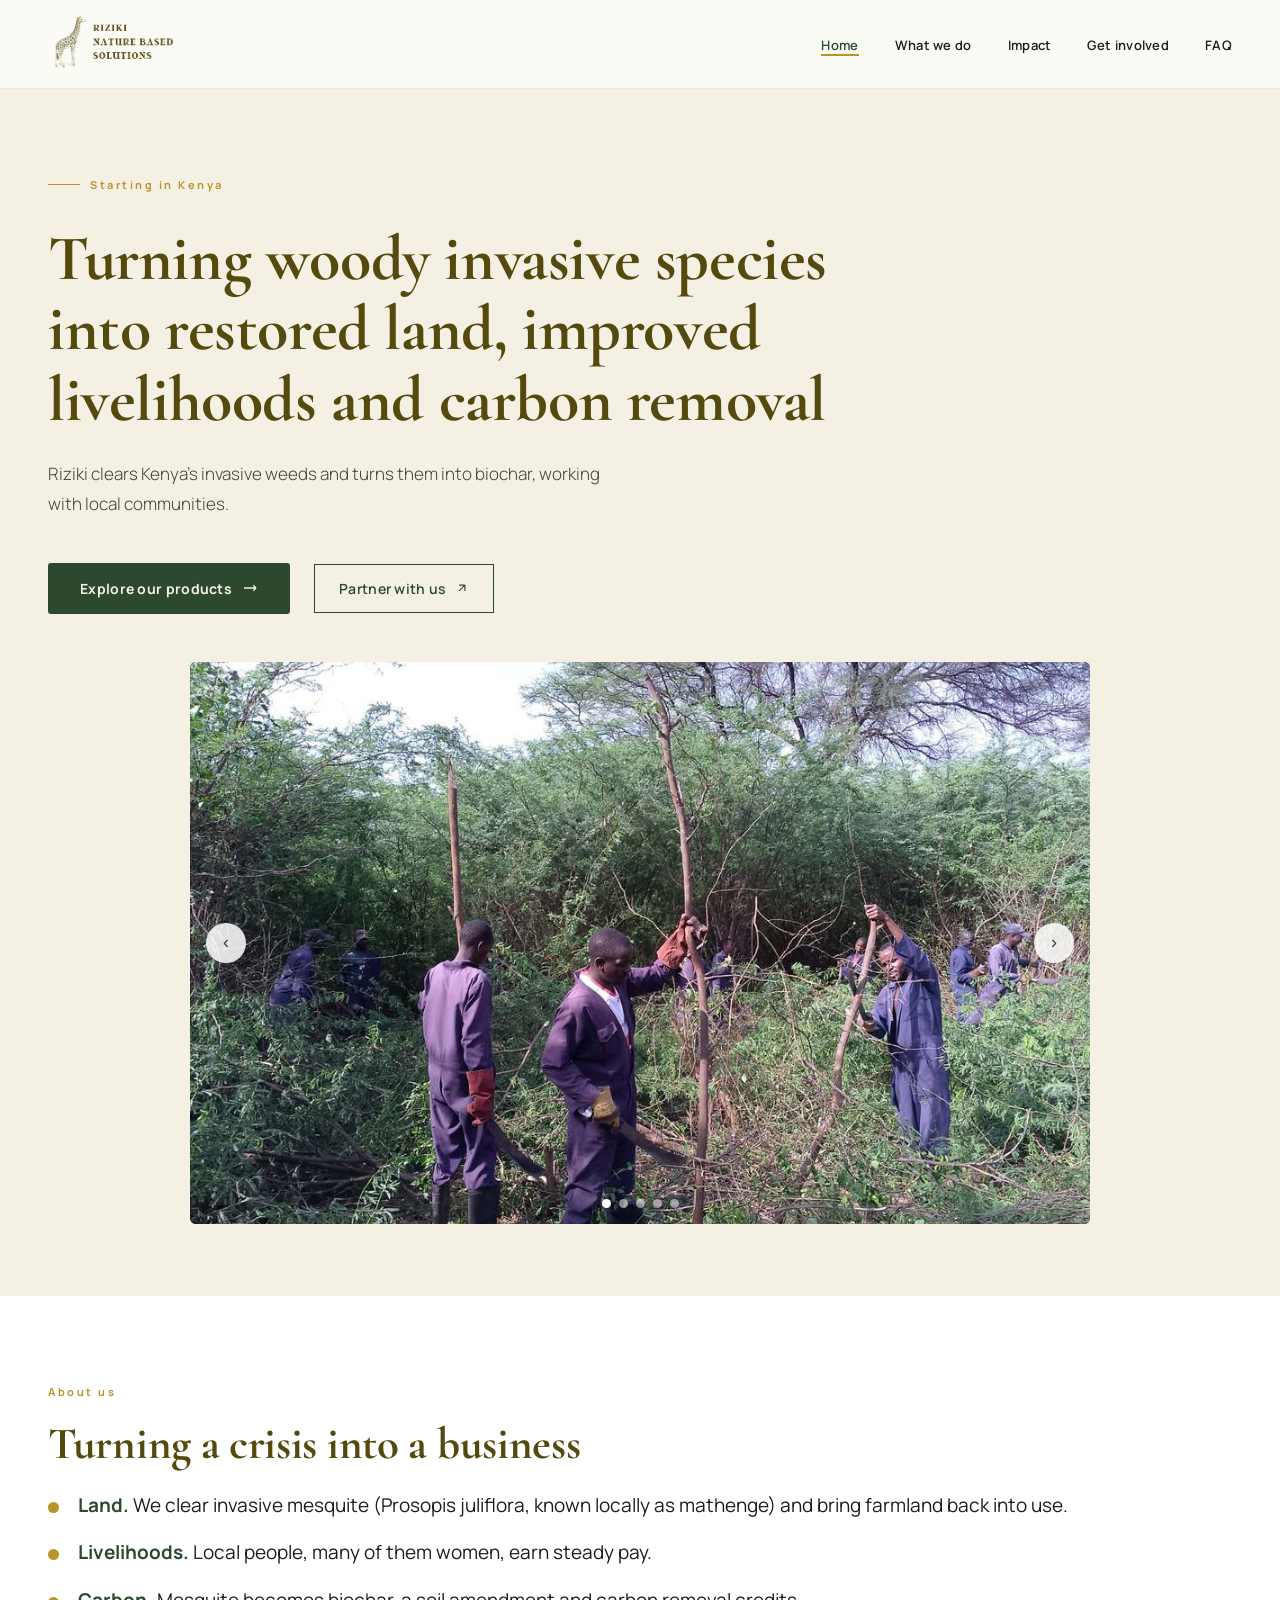
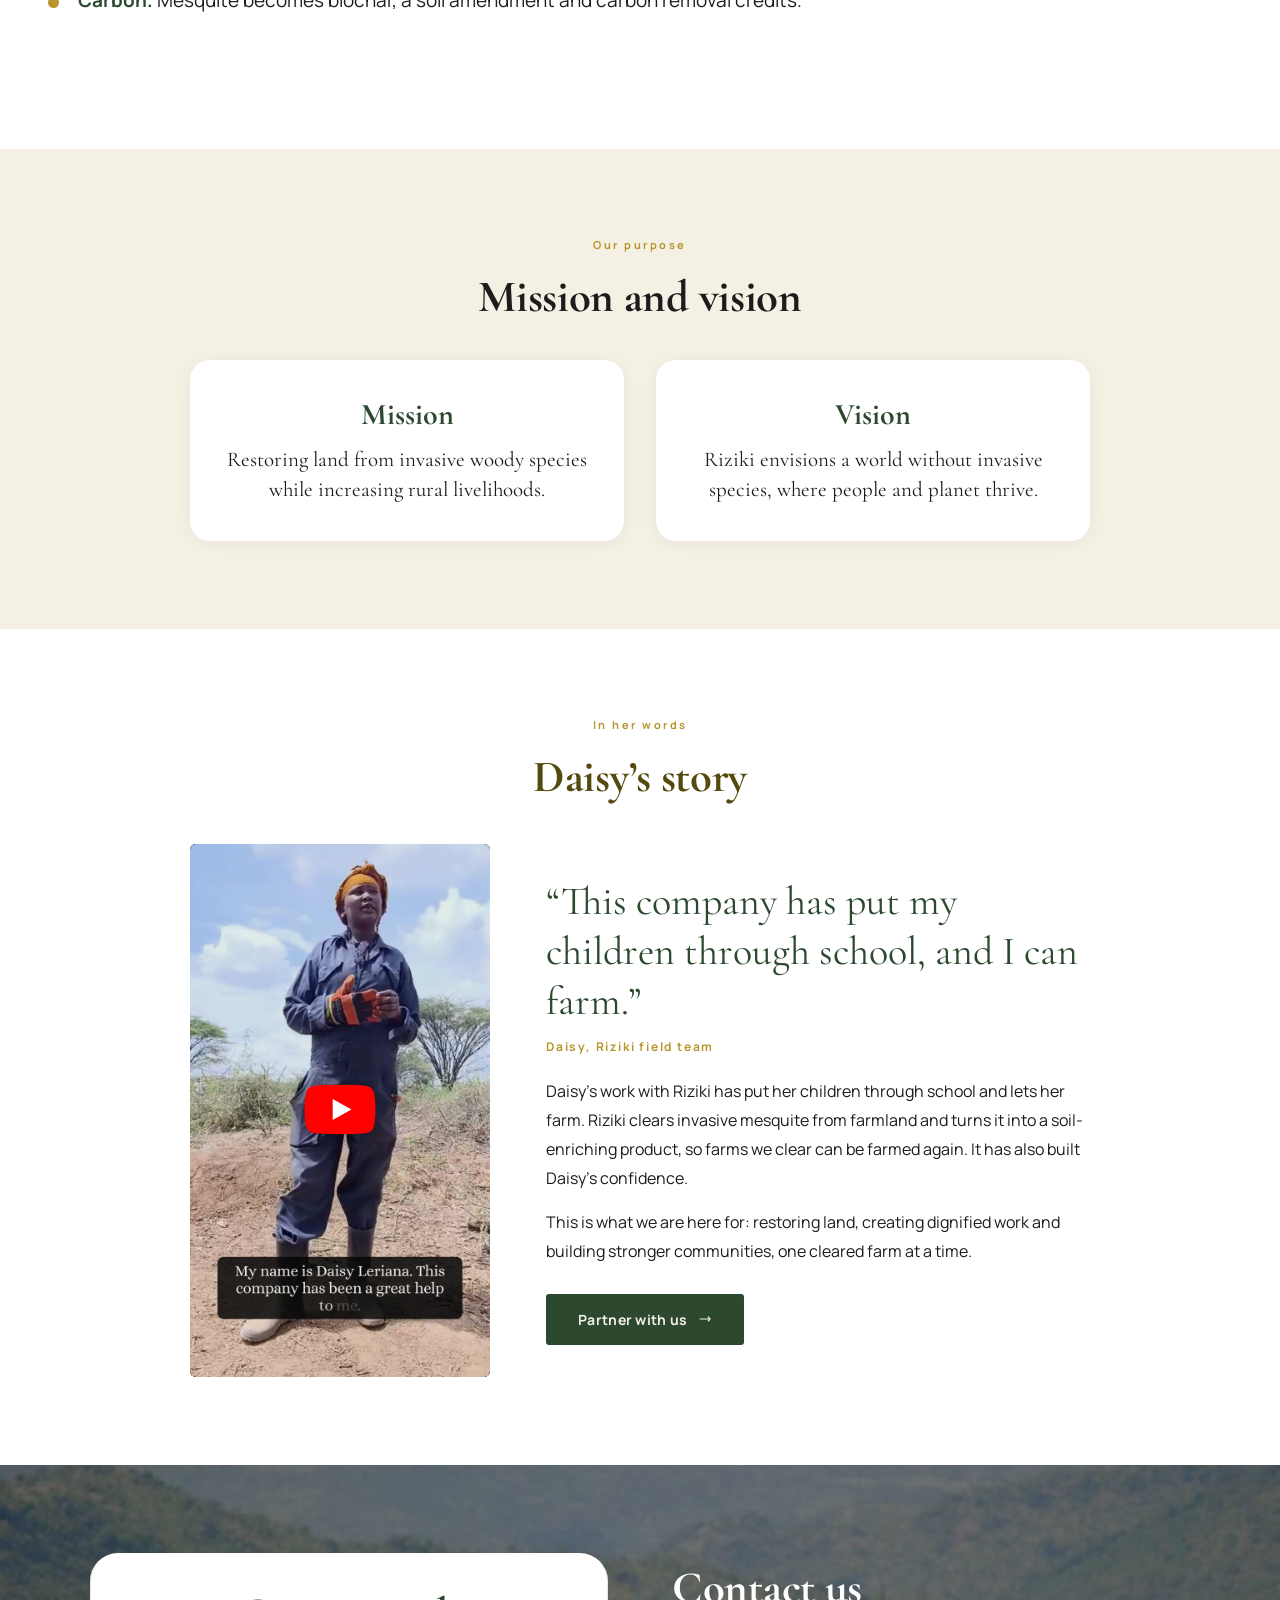
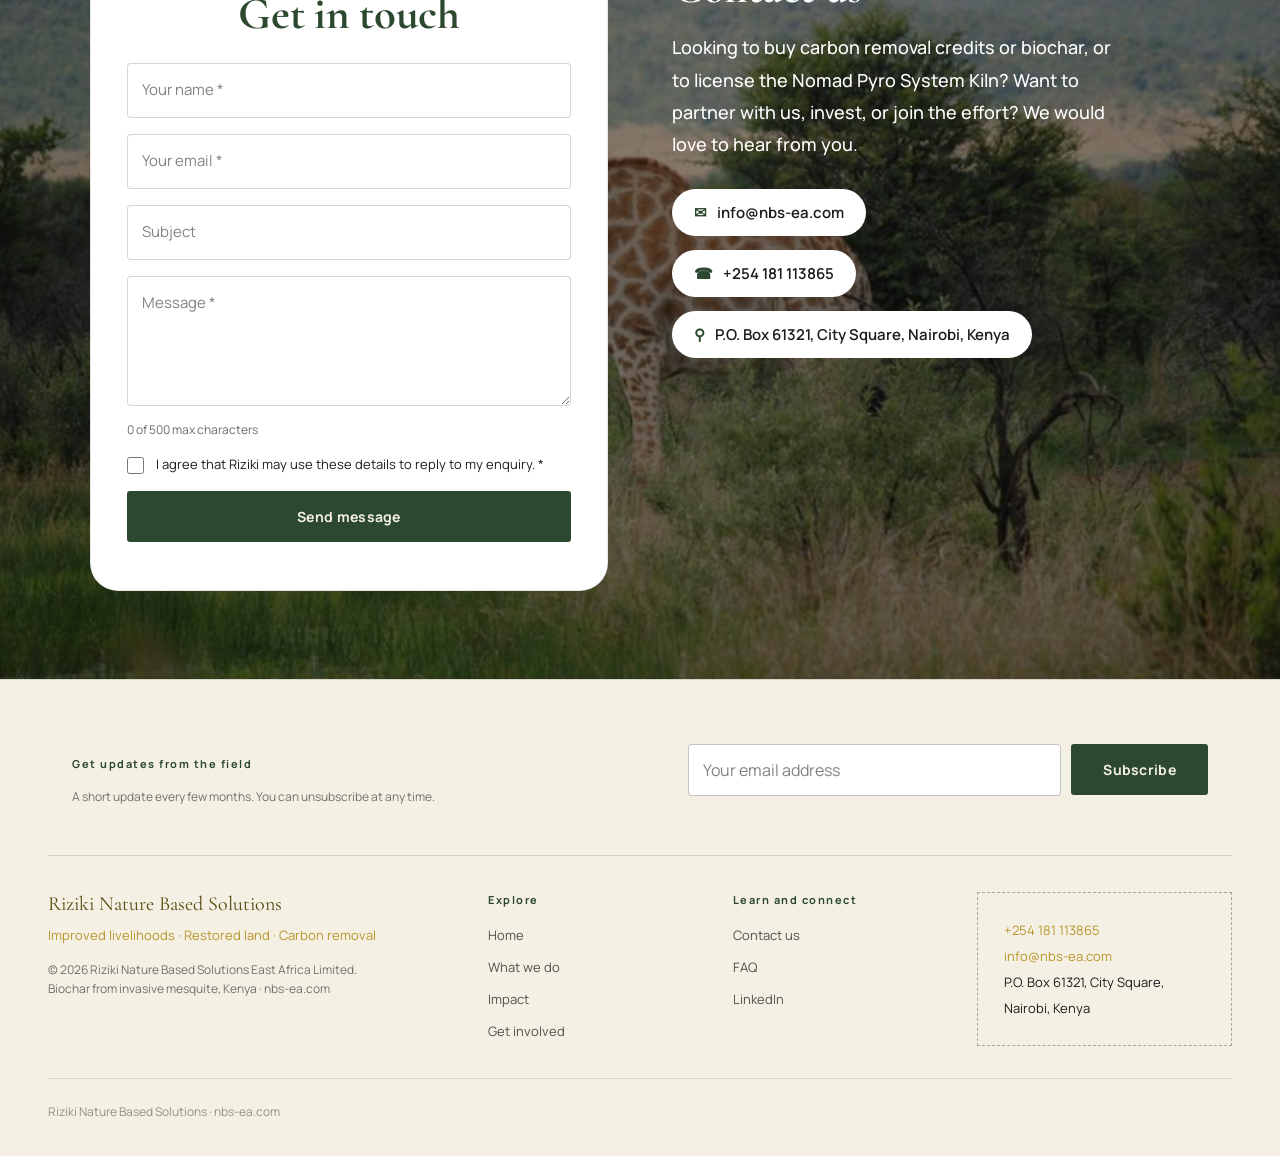
<file: index.html>
<!DOCTYPE html>
<html lang="en">
<head>
<meta charset="UTF-8">
<meta name="viewport" content="width=device-width, initial-scale=1.0">
<title>Riziki Nature Based Solutions | Biochar, Soil Amendment &amp; Kiln Technology, Kenya</title>
<!-- 16px tab icon embedded as a backup so the tab never goes blank -->
<link rel="icon" type="image/png" sizes="16x16" href="assets/favicon-16.png">
<!-- Icon files at the site root (Google search results use these); the 16px icon above is an embedded backup -->
<link rel="icon" type="image/png" sizes="96x96" href="/favicon-96x96.png?v=2">
<link rel="icon" type="image/png" sizes="48x48" href="/favicon-48x48.png?v=2">
<link rel="icon" type="image/png" sizes="192x192" href="/android-chrome-192x192.png?v=2">
<link rel="icon" type="image/png" sizes="512x512" href="/android-chrome-512x512.png?v=2">
<link rel="icon" href="/favicon.ico?v=2" sizes="any">
<!-- iPhone / iPad home screen, embedded so it always works -->
<link rel="apple-touch-icon" sizes="180x180" href="assets/apple-touch-icon.png">
<!-- Android "Add to Home screen" -->
<link rel="manifest" href="/site.webmanifest?v=2">
<meta name="theme-color" content="#fbfbf5">
<meta name="description" content="Riziki Nature Based Solutions converts Kenya's invasive mesquite into biochar, soil amendment, and carbon removal credits, restoring land and creating rural income.">
<link rel="canonical" href="https://nbs-ea.com/">
<meta property="og:type" content="website">
<meta property="og:site_name" content="Riziki Nature Based Solutions">
<meta property="og:title" content="Riziki Nature Based Solutions | Biochar, Soil Amendment &amp; Kiln Technology, Kenya">
<meta property="og:description" content="Riziki Nature Based Solutions converts Kenya's invasive mesquite into biochar, soil amendment, and carbon removal credits, restoring land and creating rural income.">
<meta property="og:url" content="https://nbs-ea.com/">
<meta property="og:image" content="https://nbs-ea.com/og-image.png">
<meta property="og:image:width" content="1200">
<meta property="og:image:height" content="630">
<meta name="twitter:card" content="summary_large_image">
<meta name="twitter:title" content="Riziki Nature Based Solutions | Biochar, Soil Amendment &amp; Kiln Technology, Kenya">
<meta name="twitter:description" content="Riziki Nature Based Solutions converts Kenya's invasive mesquite into biochar, soil amendment, and carbon removal credits, restoring land and creating rural income.">
<meta name="twitter:image" content="https://nbs-ea.com/og-image.png">
<link rel="preconnect" href="https://fonts.googleapis.com">
<link href="https://fonts.googleapis.com/css2?family=Cormorant+Garamond:ital,wght@0,400;0,500;0,600;0,700;1,400;1,500&family=Manrope:wght@300;400;500;600;700&display=swap" rel="stylesheet">
<link rel="stylesheet" href="css/style.css">
<script type="application/ld+json">{"@context": "https://schema.org", "@type": "Organization", "name": "Riziki Nature Based Solutions", "alternateName": "Riziki Nature Based Solutions East Africa Limited", "url": "https://nbs-ea.com/", "logo": "https://nbs-ea.com/assets/logo.png", "description": "Riziki converts Kenya's invasive mesquite (Prosopis juliflora) into biochar, soil amendment and carbon removal credits, restoring land and creating rural income.", "email": "info@nbs-ea.com", "telephone": "+254181113865", "address": {"@type": "PostalAddress", "streetAddress": "P.O. Box 61321, City Square", "addressLocality": "Nairobi", "addressCountry": "KE"}, "areaServed": "Kenya", "sameAs": ["https://www.linkedin.com/company/riziki-nature-based-solutions/"]}</script>
</head>
<body>
<a class="skip" href="#main">Skip to content</a>
<nav role="navigation" aria-label="Primary navigation">
  <div class="nav-inner">
    <a href="/" class="nav-brand" aria-label="Riziki Nature Based Solutions home"><img src="assets/logo.png" alt="Riziki Nature Based Solutions"></a>
    <ul class="nav-links">
      <li><a href="/" aria-current="page">Home</a></li>
      <li><a href="/what-we-do">What we do</a></li>
      <li><a href="/impact">Impact</a></li>
      <li><a href="/investors">Get involved</a></li>
      <li><a href="/faq">FAQ</a></li>
    </ul>
    <button class="mobile-toggle" aria-label="Open navigation menu" aria-expanded="false" onclick="toggleMobile()"><span></span><span></span><span></span></button>
  </div>
</nav>
<div class="mobile-menu" id="mobileMenu" role="navigation" aria-label="Mobile navigation">
  <a href="/" aria-current="page" onclick="closeMobile()">Home</a>
  <a href="/what-we-do" onclick="closeMobile()">What we do</a>
  <a href="/impact" onclick="closeMobile()">Impact</a>
  <a href="/investors" onclick="closeMobile()">Get involved</a>
  <a href="/faq" onclick="closeMobile()">FAQ</a>
</div>

<main id="main">
<section class="hero" aria-label="Introduction">
  <div class="hero-content">
    <div class="hero-eyebrow">
      <span class="hero-eyebrow-line" aria-hidden="true"></span>
      <span class="hero-eyebrow-text">Starting in Kenya</span>
    </div>
    <h1>Turning woody invasive species into restored land, improved livelihoods and carbon removal</h1>
        <p class="hero-lead">Riziki clears Kenya&rsquo;s invasive weeds and turns them into biochar, working with local communities.</p>
    <div class="hero-actions">
      <a href="/what-we-do" class="btn-primary">
        Explore our products
        <svg width="16" height="16" viewBox="0 0 24 24" fill="none" stroke="currentColor" stroke-width="2" aria-hidden="true"><path d="M17 8l4 4m0 0l-4 4m4-4H3"/></svg>
      </a>
      <a href="#get-in-touch" class="btn-secondary">
        Partner with us
        <svg width="14" height="14" viewBox="0 0 24 24" fill="none" stroke="currentColor" stroke-width="2" aria-hidden="true"><path d="M7 17L17 7M17 7H7M17 7v10"/></svg>
      </a>
    </div>
    <div class="team-carousel" id="teamCarousel">
      <div class="team-carousel-track">
        <div class="team-carousel-slide active"><img src="assets/hero-1.jpg" alt="Riziki field team clearing invasive mesquite in Baringo County, Kenya"></div>
        <div class="team-carousel-slide"><img src="assets/biochar-bagging.jpg" alt="Riziki workers shovelling and bagging freshly made biochar" loading="lazy"></div><div class="team-carousel-slide"><img src="assets/hero-2.jpg" alt="Community consultation session with Riziki in Baringo County"></div>
        <div class="team-carousel-slide"><img src="assets/hero-3.jpg" alt="Riziki worker clearing mesquite brush"></div>
        <div class="team-carousel-slide"><img src="assets/hero-4.jpg" alt="Riziki field team group photo"></div>
      </div>
      <button class="team-carousel-arrow prev" onclick="teamCarouselMove(-1)" aria-label="Previous slide">&#8249;</button>
      <button class="team-carousel-arrow next" onclick="teamCarouselMove(1)" aria-label="Next slide">&#8250;</button>
      <div class="team-carousel-dots"><button class="team-carousel-dot active" onclick="teamCarouselGo(0)" aria-label="Slide 1"></button><button class="team-carousel-dot" onclick="teamCarouselGo(1)" aria-label="Slide 2"></button><button class="team-carousel-dot" onclick="teamCarouselGo(2)" aria-label="Slide 3"></button><button class="team-carousel-dot" onclick="teamCarouselGo(3)" aria-label="Slide 4"></button><button class="team-carousel-dot" onclick="teamCarouselGo(4)" aria-label="Slide 5"></button></div>
    </div>
  </div>
</section>

<section id="about-us" class="section" aria-labelledby="about-heading">
  <div class="section-narrow">
    <p class="section-label">About us</p>
    <h2 class="section-heading" id="about-heading">Turning a crisis into a business</h2>
    <div class="about-grid">
      <div class="about-narrative">
        <ul class="about-points">
          <li><strong>Land.</strong> We clear invasive mesquite (Prosopis juliflora, known locally as mathenge) and bring farmland back into use.</li>
          <li><strong>Livelihoods.</strong> Local people, many of them women, earn steady pay.</li>
          <li><strong>Carbon.</strong> Mesquite becomes biochar, a soil amendment and carbon removal credits.</li>
        </ul>
      </div>
    </div>
  </div>
</section>
<section id="mission-vision" class="section mv-section" aria-labelledby="mv-heading">
  <div class="section-narrow">
    <p class="section-label" style="text-align:center">Our purpose</p>
    <h2 class="section-heading center" id="mv-heading">Mission and vision</h2>
    <div class="mv-grid">
      <div class="mv-card">
        <h3>Mission</h3>
        <p>Restoring land from invasive woody species while increasing rural livelihoods.</p>
      </div>
      <div class="mv-card">
        <h3>Vision</h3>
        <p>Riziki envisions a world without invasive species, where people and planet thrive.</p>
      </div>
    </div>
  </div>
</section>


<section id="daisy" class="section daisy-home" style="background:var(--bg-a)" aria-labelledby="daisy-title">
  <div class="section-narrow">
    <p class="section-label" style="text-align:center">In her words</p>
    <h2 class="daisy-title" id="daisy-title">Daisy&rsquo;s story</h2>
    <div class="daisy-grid">
      <div class="yt-frame" id="ytFrame" data-id="m3EeqcYufmQ">
        <button type="button" class="yt-play" aria-label="Play Daisy's story"><img src="assets/daisy-poster.jpg" alt="Daisy Leriana, a member of the Riziki field team, on cleared farmland in Baringo County" loading="lazy"><span class="yt-logo" aria-hidden="true"><svg width="72" height="50" viewBox="0 0 68 48"><path d="M66.5 7.7a8.5 8.5 0 0 0-6-6C55.2.3 34 .3 34 .3S12.8.3 7.5 1.7a8.5 8.5 0 0 0-6 6C0 13 0 24 0 24s0 11 1.5 16.3a8.5 8.5 0 0 0 6 6C12.8 47.7 34 47.7 34 47.7s21.200 0 26.500-1.400a8.5 8.5 0 0 0 6-6C68 35 68 24 68 24s0-11-1.500-16.300z" fill="#f00"/><path d="M27 34V14l18 10z" fill="#fff"/></svg></span></button>
      </div>
      <div class="daisy-text">
        <blockquote class="daisy-pull">&ldquo;This company has put my children through school, and I can farm.&rdquo;</blockquote>
        <p class="daisy-by">Daisy, Riziki field team</p>
        <p class="story-text">Daisy&rsquo;s work with Riziki has put her children through school and lets her farm. Riziki clears invasive mesquite from farmland and turns it into a soil-enriching product, so farms we clear can be farmed again. It has also built Daisy&rsquo;s confidence.</p>
        <p class="story-text">This is what we are here for: restoring land, creating dignified work and building stronger communities, one cleared farm at a time.</p>
        <p class="team-cta" style="margin-top:28px"><a href="#get-in-touch" class="btn-primary">Partner with us <svg width="14" height="14" viewBox="0 0 24 24" fill="none" stroke="currentColor" stroke-width="2" aria-hidden="true"><path d="M17 8l4 4m0 0l-4 4m4-4H3"/></svg></a></p>
      </div>
    </div>
  </div>
</section>

<section id="get-in-touch" class="contact-home" aria-labelledby="contact-home-title">
  <div class="contact-home-inner">
    <div class="form-card">
      <h2 class="form-title" id="contact-home-title">Get in touch</h2>
      <form class="js-form" data-form="home-contact" data-subject="Website message" novalidate>
        <div class="field"><input id="f-name" name="name" type="text" placeholder=" " autocomplete="name" required data-msg="Please enter your name."><label for="f-name">Your name *</label><p class="err" data-for="name"></p></div>
        <div class="field"><input id="f-email" name="email" type="email" placeholder=" " autocomplete="email" required data-msg="Please enter a valid email address."><label for="f-email">Your email *</label><p class="err" data-for="email"></p></div>
        <div class="field"><input id="f-subject" name="subject" type="text" placeholder=" "><label for="f-subject">Subject</label><p class="err" data-for="subject"></p></div>
        <div class="field">
          <textarea id="f-msg" name="message" rows="4" maxlength="500" placeholder=" " required data-msg="Please tell us a little more." data-counter="msg-count"></textarea>
          <label for="f-msg">Message *</label>
          <p class="err" data-for="message"></p>
        </div>
        <p class="counter"><span id="msg-count">0</span> of 500 max characters</p>
        <div class="hp" aria-hidden="true"><label>Leave this empty<input type="text" name="website" tabindex="-1" autocomplete="off"></label></div>
        <label class="consent"><input type="checkbox" name="consent" required data-msg="Please tick the box so we can reply."><span>I agree that Riziki may use these details to reply to my enquiry. *</span></label><p class="err" data-for="consent"></p>
        <button type="submit" class="btn-primary submit"><span class="btn-label">Send message</span><span class="spinner" aria-hidden="true"></span></button><p id="form-status" class="form-status" role="status" aria-live="polite"></p>
      </form>
      <div id="form-success" class="form-success" hidden tabindex="-1">
        <div class="tick" aria-hidden="true"><svg width="28" height="28" viewBox="0 0 24 24" fill="none" stroke="currentColor" stroke-width="2.5"><path d="M5 13l4 4L19 7"/></svg></div>
        <h2>Thank you</h2>
        <p>Your message is on its way to our team.</p>
        <button type="button" class="btn-secondary" id="send-another">Send another message</button>
      </div>
    </div>
    <div class="contact-side">
      <h2>Contact us</h2>
      <p>Looking to buy carbon removal credits or biochar, or to license the Nomad Pyro System Kiln? Want to partner with us, invest, or join the effort? We would love to hear from you.</p>
      <a class="pill" href="mailto:info@nbs-ea.com"><i aria-hidden="true">&#9993;</i> info@nbs-ea.com</a>
      <a class="pill" href="tel:+254181113865"><i aria-hidden="true">&#9742;</i> +254 181 113865</a>
      <span class="pill"><i aria-hidden="true">&#9906;</i> P.O. Box 61321, City Square, Nairobi, Kenya</span>
    </div>
  </div>
</section>
</main>

<footer>
  <div class="footer-news">
    <div><p class="footer-col-title">Get updates from the field</p><p class="footer-legal">A short update every few months. You can unsubscribe at any time.</p></div>
    <form class="signup js-signup" novalidate>
      <label class="sr-only" for="su-email">Email address</label>
      <input id="su-email" type="email" name="email" placeholder="Your email address" autocomplete="email" required>
      <button type="submit" class="btn-primary">Subscribe</button>
      <p class="signup-status" role="status" aria-live="polite"></p>
    </form>
  </div>
  <div class="footer-inner">
    <div>
      <div class="footer-brand">Riziki Nature Based Solutions</div>
      <div class="footer-tagline">Improved livelihoods &middot; Restored land &middot; Carbon removal</div>
      <p class="footer-legal">&copy; 2026 Riziki Nature Based Solutions East Africa Limited.<br>Biochar from invasive mesquite, Kenya &middot; nbs-ea.com</p>
    </div>
    <div>
      <p class="footer-col-title">Explore</p>
      <ul class="footer-col-links">
        <li><a href="/">Home</a></li>
        <li><a href="/what-we-do">What we do</a></li>
        <li><a href="/impact">Impact</a></li>
        <li><a href="/investors">Get involved</a></li>
      </ul>
    </div>
    <div>
      <p class="footer-col-title">Learn and connect</p>
      <ul class="footer-col-links">
        <li><a href="/investors#get-in-touch">Contact us</a></li>
        <li><a href="/faq">FAQ</a></li>
        <li><a href="https://www.linkedin.com/company/riziki-nature-based-solutions/" target="_blank" rel="noopener">LinkedIn</a></li>
      </ul>
    </div>
    <div class="contact-info-card">
      <p><a href="tel:+254181113865">+254 181 113865</a><br><a href="mailto:info@nbs-ea.com">info@nbs-ea.com</a><br>P.O. Box 61321, City Square, Nairobi, Kenya</p>
    </div>
  </div>
  <p class="footer-bottom">Riziki Nature Based Solutions &middot; nbs-ea.com</p>
</footer>
<script src="js/config.js"></script>
<script src="js/main.js"></script>
</html>
</file>
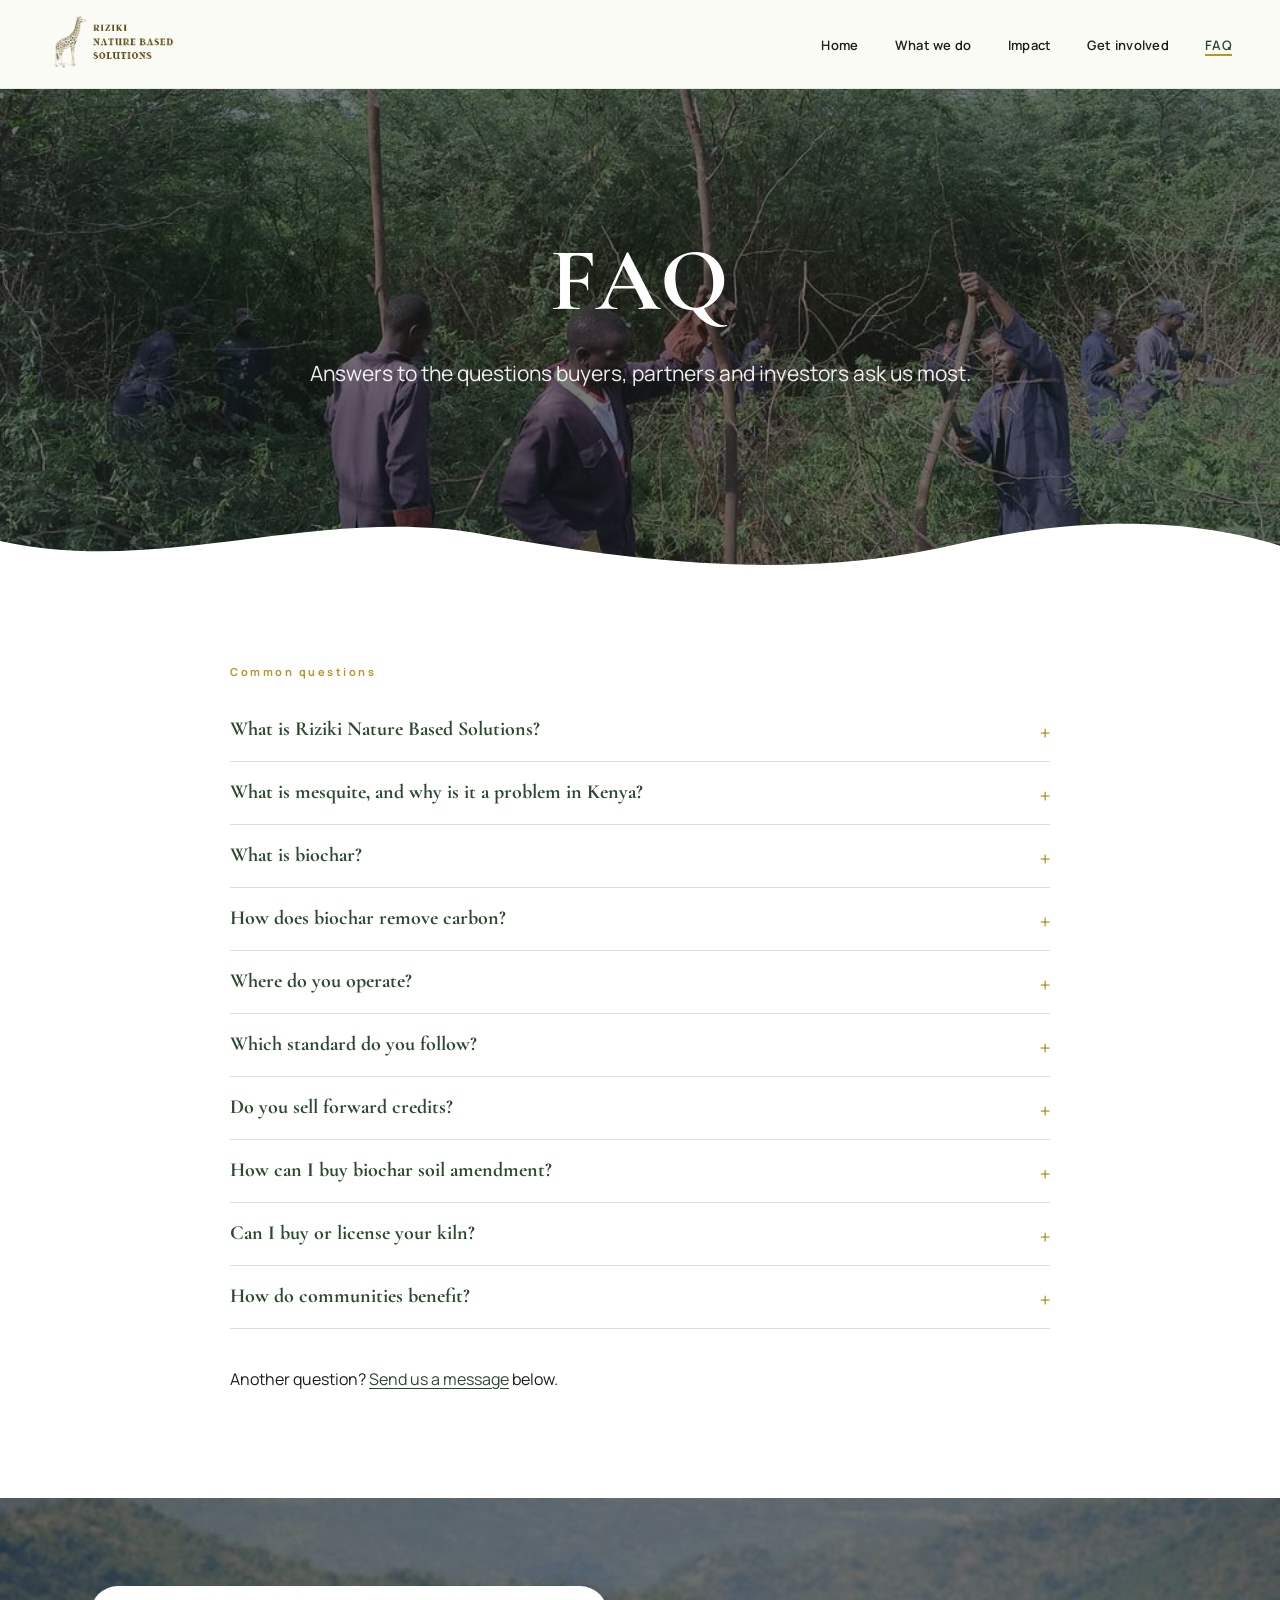
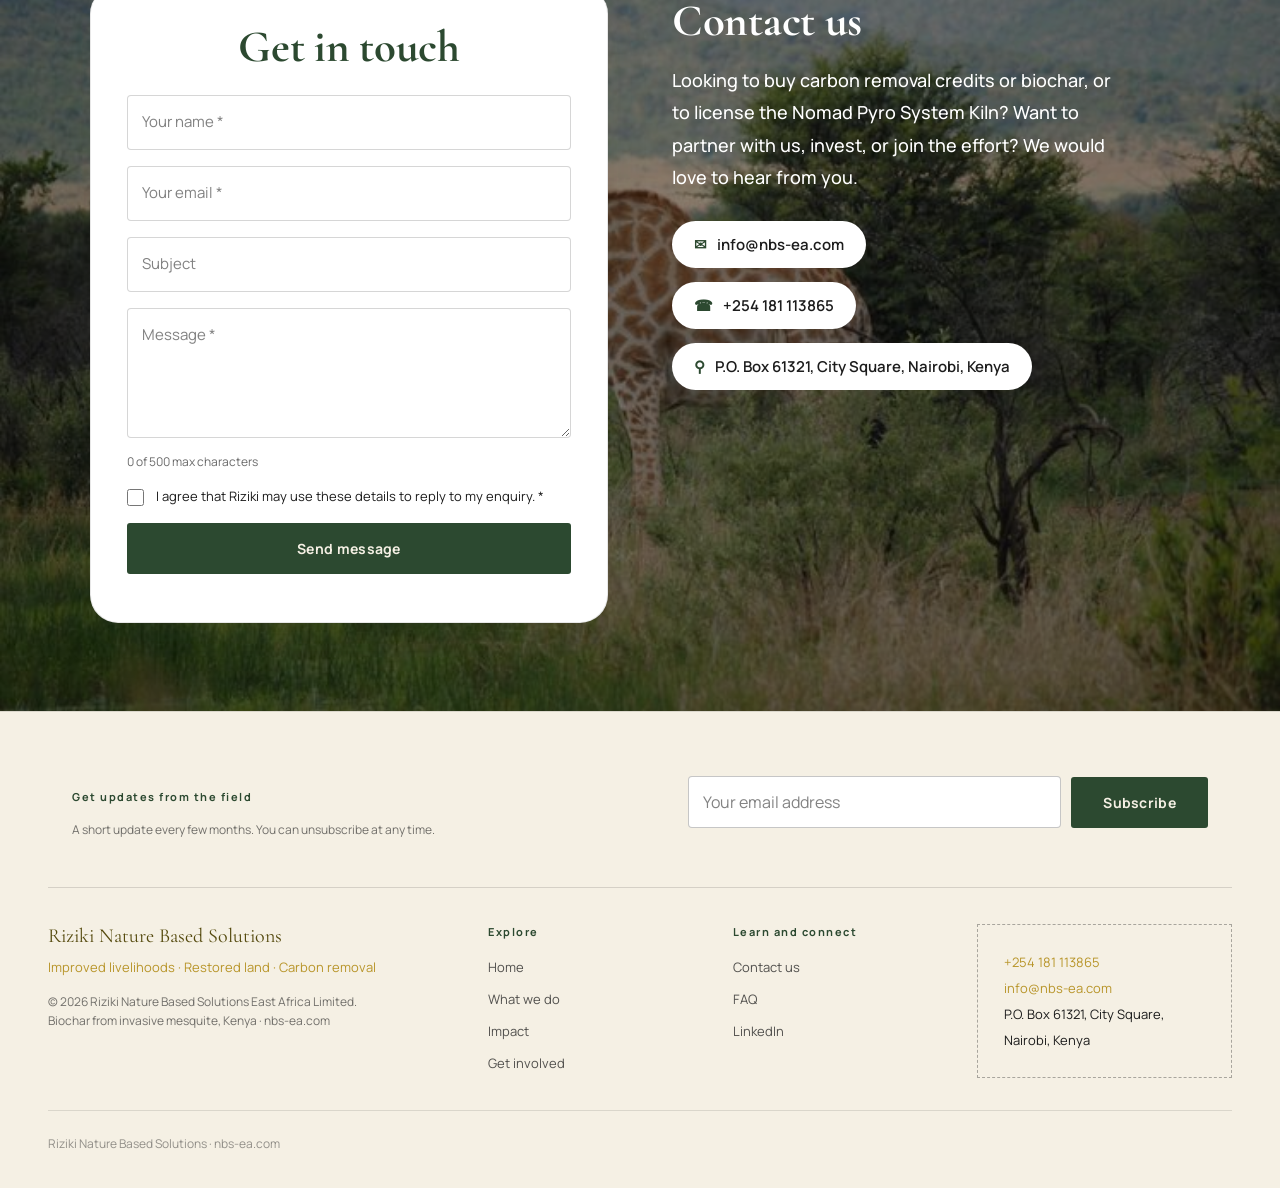
<file: faq.html>
<!DOCTYPE html>
<html lang="en">
<head>
<meta charset="UTF-8">
<meta name="viewport" content="width=device-width, initial-scale=1.0">
<title>FAQ: Riziki, biochar and carbon removal | Riziki Nature Based Solutions</title>
<!-- 16px tab icon embedded as a backup so the tab never goes blank -->
<link rel="icon" type="image/png" sizes="16x16" href="assets/favicon-16.png">
<!-- Icon files at the site root (Google search results use these); the 16px icon above is an embedded backup -->
<link rel="icon" type="image/png" sizes="96x96" href="/favicon-96x96.png?v=2">
<link rel="icon" type="image/png" sizes="48x48" href="/favicon-48x48.png?v=2">
<link rel="icon" type="image/png" sizes="192x192" href="/android-chrome-192x192.png?v=2">
<link rel="icon" type="image/png" sizes="512x512" href="/android-chrome-512x512.png?v=2">
<link rel="icon" href="/favicon.ico?v=2" sizes="any">
<!-- iPhone / iPad home screen, embedded so it always works -->
<link rel="apple-touch-icon" sizes="180x180" href="assets/apple-touch-icon.png">
<!-- Android "Add to Home screen" -->
<link rel="manifest" href="/site.webmanifest?v=2">
<meta name="theme-color" content="#fbfbf5">
<meta name="description" content="Answers to common questions about Riziki Nature Based Solutions, invasive mesquite in Kenya, biochar, carbon removal credits and our kilns.">
<link rel="canonical" href="https://nbs-ea.com/faq">
<meta property="og:type" content="website">
<meta property="og:site_name" content="Riziki Nature Based Solutions">
<meta property="og:title" content="FAQ: Riziki, biochar and carbon removal | Riziki Nature Based Solutions">
<meta property="og:description" content="Answers to common questions about Riziki Nature Based Solutions, invasive mesquite in Kenya, biochar, carbon removal credits and our kilns.">
<meta property="og:url" content="https://nbs-ea.com/faq">
<meta property="og:image" content="https://nbs-ea.com/og-image.png">
<meta property="og:image:width" content="1200">
<meta property="og:image:height" content="630">
<meta name="twitter:card" content="summary_large_image">
<meta name="twitter:title" content="FAQ: Riziki, biochar and carbon removal | Riziki Nature Based Solutions">
<meta name="twitter:description" content="Answers to common questions about Riziki Nature Based Solutions, invasive mesquite in Kenya, biochar, carbon removal credits and our kilns.">
<meta name="twitter:image" content="https://nbs-ea.com/og-image.png">
<link rel="preconnect" href="https://fonts.googleapis.com">
<link href="https://fonts.googleapis.com/css2?family=Cormorant+Garamond:ital,wght@0,400;0,500;0,600;0,700;1,400;1,500&family=Manrope:wght@300;400;500;600;700&display=swap" rel="stylesheet">
<link rel="stylesheet" href="css/style.css">
<script type="application/ld+json">{"@context": "https://schema.org", "@type": "FAQPage", "mainEntity": [{"@type": "Question", "name": "What is Riziki Nature Based Solutions?", "acceptedAnswer": {"@type": "Answer", "text": "Riziki Nature Based Solutions is a Kenya-based company that clears invasive mesquite (Prosopis juliflora, known locally as mathenge) with local communities and converts it into biochar. From that one feedstock we offer carbon removal credits, biochar soil amendment and kiln technology. Our proof of concept has run in Baringo County since 2022."}}, {"@type": "Question", "name": "What is mesquite, and why is it a problem in Kenya?", "acceptedAnswer": {"@type": "Answer", "text": "Prosopis juliflora, known locally as mathenge, is an invasive woody weed. The Kenya Forestry Research Institute estimates that it covers about two million hectares of Kenya. It takes over grazing land and farmland and makes it hard for communities to earn a living from their land."}}, {"@type": "Question", "name": "What is biochar?", "acceptedAnswer": {"@type": "Answer", "text": "Biochar is a high-carbon material made by heating biomass with very little oxygen, a process called pyrolysis. Applied to soil, it improves water retention and microbial activity."}}, {"@type": "Question", "name": "How does biochar remove carbon?", "acceptedAnswer": {"@type": "Answer", "text": "The carbon in mesquite wood would normally return to the air when the wood burns or rots. Turning it into biochar locks that carbon into a stable form that stays in the soil for a very long time."}}, {"@type": "Question", "name": "Where do you operate?", "acceptedAnswer": {"@type": "Answer", "text": "We operate in Baringo County, Kenya. We are planning expansion into Kajiado, Turkana and Samburu counties, where mesquite also covers large areas."}}, {"@type": "Question", "name": "Which standard do you follow?", "acceptedAnswer": {"@type": "Answer", "text": "We follow Puro.earth's biochar methodology, a recognised standard for biochar carbon removal."}}, {"@type": "Question", "name": "Do you sell forward credits?", "acceptedAnswer": {"@type": "Answer", "text": "Yes. A buyer can sign a forward offtake, also called a forward purchase, before the credits are issued. The buyer commits today to buy an agreed quantity at agreed terms, and the credits are delivered once they have been verified and issued. It gives the buyer a secure supply of future removals and gives the project confidence to plan its work. We agree volume, price and delivery schedule case by case. Use the contact form to tell us your volume and timing."}}, {"@type": "Question", "name": "How can I buy biochar soil amendment?", "acceptedAnswer": {"@type": "Answer", "text": "Send us a message through the contact form. Tell us what you farm or manage, roughly how much you need and when, and we will reply."}}, {"@type": "Question", "name": "Can I buy or license your kiln?", "acceptedAnswer": {"@type": "Answer", "text": "The Nomad Pyro System is our mobile pyrolysis kiln, built for remote sites where invasive biomass grows. We sell and license it to partners. Send us a message through the contact form to start the conversation."}}, {"@type": "Question", "name": "How do communities benefit?", "acceptedAnswer": {"@type": "Answer", "text": "Local people are employed to clear land and run the kilns, and cleared farms can be farmed again. We agree access to land with communities and landowners in writing, based on free, prior and informed consent. On public land, Kenya's 2024 Carbon Markets Regulations set a 40% community benefit share."}}]}</script>
</head>
<body>
<a class="skip" href="#main">Skip to content</a>
<nav role="navigation" aria-label="Primary navigation">
  <div class="nav-inner">
    <a href="/" class="nav-brand" aria-label="Riziki Nature Based Solutions home"><img src="assets/logo.png" alt="Riziki Nature Based Solutions"></a>
    <ul class="nav-links">
      <li><a href="/">Home</a></li>
      <li><a href="/what-we-do">What we do</a></li>
      <li><a href="/impact">Impact</a></li>
      <li><a href="/investors">Get involved</a></li>
      <li><a href="/faq" aria-current="page">FAQ</a></li>
    </ul>
    <button class="mobile-toggle" aria-label="Open navigation menu" aria-expanded="false" onclick="toggleMobile()"><span></span><span></span><span></span></button>
  </div>
</nav>
<div class="mobile-menu" id="mobileMenu" role="navigation" aria-label="Mobile navigation">
  <a href="/" onclick="closeMobile()">Home</a>
  <a href="/what-we-do" onclick="closeMobile()">What we do</a>
  <a href="/impact" onclick="closeMobile()">Impact</a>
  <a href="/investors" onclick="closeMobile()">Get involved</a>
  <a href="/faq" aria-current="page" onclick="closeMobile()">FAQ</a>
</div>

<main id="main">
<section class="page-banner" aria-labelledby="faq-heading">
  <div class="page-banner-inner"><h1 id="faq-heading">FAQ</h1><p>Answers to the questions buyers, partners and investors ask us most.</p></div>
  <svg class="banner-wave" viewBox="0 0 1440 60" preserveAspectRatio="none" aria-hidden="true"><path d="M0,30 C180,60 360,0 540,24 C720,48 900,64 1080,32 C1260,2 1380,20 1440,34 L1440,60 L0,60 Z" fill="#ffffff"/></svg>
</section>
<section class="section wwd-tight" style="background:var(--bg-b)" aria-label="Frequently asked questions"><div class="section-narrow measure">
  <p class="section-label">Common questions</p>
  <div class="faq"><details class="faq-item"><summary>What is Riziki Nature Based Solutions?</summary><p>Riziki Nature Based Solutions is a Kenya-based company that clears invasive mesquite (Prosopis juliflora, known locally as mathenge) with local communities and converts it into biochar. From that one feedstock we offer carbon removal credits, biochar soil amendment and kiln technology. Our proof of concept has run in Baringo County since 2022.</p></details><details class="faq-item"><summary>What is mesquite, and why is it a problem in Kenya?</summary><p>Prosopis juliflora, known locally as mathenge, is an invasive woody weed. The Kenya Forestry Research Institute estimates that it covers about two million hectares of Kenya. It takes over grazing land and farmland and makes it hard for communities to earn a living from their land.</p></details><details class="faq-item"><summary>What is biochar?</summary><p>Biochar is a high-carbon material made by heating biomass with very little oxygen, a process called pyrolysis. Applied to soil, it improves water retention and microbial activity.</p></details><details class="faq-item"><summary>How does biochar remove carbon?</summary><p>The carbon in mesquite wood would normally return to the air when the wood burns or rots. Turning it into biochar locks that carbon into a stable form that stays in the soil for a very long time.</p></details><details class="faq-item"><summary>Where do you operate?</summary><p>We operate in Baringo County, Kenya. We are planning expansion into Kajiado, Turkana and Samburu counties, where mesquite also covers large areas.</p></details><details class="faq-item"><summary>Which standard do you follow?</summary><p>We follow Puro.earth's biochar methodology, a recognised standard for biochar carbon removal.</p></details><details class="faq-item"><summary>Do you sell forward credits?</summary><p>Yes. A buyer can sign a forward offtake, also called a forward purchase, before the credits are issued. The buyer commits today to buy an agreed quantity at agreed terms, and the credits are delivered once they have been verified and issued. It gives the buyer a secure supply of future removals and gives the project confidence to plan its work. We agree volume, price and delivery schedule case by case. Use the contact form to tell us your volume and timing.</p></details><details class="faq-item"><summary>How can I buy biochar soil amendment?</summary><p>Send us a message through the contact form. Tell us what you farm or manage, roughly how much you need and when, and we will reply.</p></details><details class="faq-item"><summary>Can I buy or license your kiln?</summary><p>The Nomad Pyro System is our mobile pyrolysis kiln, built for remote sites where invasive biomass grows. We sell and license it to partners. Send us a message through the contact form to start the conversation.</p></details><details class="faq-item"><summary>How do communities benefit?</summary><p>Local people are employed to clear land and run the kilns, and cleared farms can be farmed again. We agree access to land with communities and landowners in writing, based on free, prior and informed consent. On public land, Kenya's 2024 Carbon Markets Regulations set a 40% community benefit share.</p></details></div>
  <p class="story-text" style="margin-top:36px">Another question? <a href="#get-in-touch" class="inline-link">Send us a message</a> below.</p>
</div></section>
<section id="get-in-touch" class="contact-home" aria-labelledby="contact-home-title">
  <div class="contact-home-inner">
    <div class="form-card">
      <h2 class="form-title" id="contact-home-title">Get in touch</h2>
      <form class="js-form" data-form="home-contact" data-subject="Website message" novalidate>
        <div class="field"><input id="f-name" name="name" type="text" placeholder=" " autocomplete="name" required data-msg="Please enter your name."><label for="f-name">Your name *</label><p class="err" data-for="name"></p></div>
        <div class="field"><input id="f-email" name="email" type="email" placeholder=" " autocomplete="email" required data-msg="Please enter a valid email address."><label for="f-email">Your email *</label><p class="err" data-for="email"></p></div>
        <div class="field"><input id="f-subject" name="subject" type="text" placeholder=" "><label for="f-subject">Subject</label><p class="err" data-for="subject"></p></div>
        <div class="field">
          <textarea id="f-msg" name="message" rows="4" maxlength="500" placeholder=" " required data-msg="Please tell us a little more." data-counter="msg-count"></textarea>
          <label for="f-msg">Message *</label>
          <p class="err" data-for="message"></p>
        </div>
        <p class="counter"><span id="msg-count">0</span> of 500 max characters</p>
        <div class="hp" aria-hidden="true"><label>Leave this empty<input type="text" name="website" tabindex="-1" autocomplete="off"></label></div>
        <label class="consent"><input type="checkbox" name="consent" required data-msg="Please tick the box so we can reply."><span>I agree that Riziki may use these details to reply to my enquiry. *</span></label><p class="err" data-for="consent"></p>
        <button type="submit" class="btn-primary submit"><span class="btn-label">Send message</span><span class="spinner" aria-hidden="true"></span></button><p id="form-status" class="form-status" role="status" aria-live="polite"></p>
      </form>
      <div id="form-success" class="form-success" hidden tabindex="-1">
        <div class="tick" aria-hidden="true"><svg width="28" height="28" viewBox="0 0 24 24" fill="none" stroke="currentColor" stroke-width="2.5"><path d="M5 13l4 4L19 7"/></svg></div>
        <h2>Thank you</h2>
        <p>Your message is on its way to our team.</p>
        <button type="button" class="btn-secondary" id="send-another">Send another message</button>
      </div>
    </div>
    <div class="contact-side">
      <h2>Contact us</h2>
      <p>Looking to buy carbon removal credits or biochar, or to license the Nomad Pyro System Kiln? Want to partner with us, invest, or join the effort? We would love to hear from you.</p>
      <a class="pill" href="mailto:info@nbs-ea.com"><i aria-hidden="true">&#9993;</i> info@nbs-ea.com</a>
      <a class="pill" href="tel:+254181113865"><i aria-hidden="true">&#9742;</i> +254 181 113865</a>
      <span class="pill"><i aria-hidden="true">&#9906;</i> P.O. Box 61321, City Square, Nairobi, Kenya</span>
    </div>
  </div>
</section>
</main>

<footer>
  <div class="footer-news">
    <div><p class="footer-col-title">Get updates from the field</p><p class="footer-legal">A short update every few months. You can unsubscribe at any time.</p></div>
    <form class="signup js-signup" novalidate>
      <label class="sr-only" for="su-email">Email address</label>
      <input id="su-email" type="email" name="email" placeholder="Your email address" autocomplete="email" required>
      <button type="submit" class="btn-primary">Subscribe</button>
      <p class="signup-status" role="status" aria-live="polite"></p>
    </form>
  </div>
  <div class="footer-inner">
    <div>
      <div class="footer-brand">Riziki Nature Based Solutions</div>
      <div class="footer-tagline">Improved livelihoods &middot; Restored land &middot; Carbon removal</div>
      <p class="footer-legal">&copy; 2026 Riziki Nature Based Solutions East Africa Limited.<br>Biochar from invasive mesquite, Kenya &middot; nbs-ea.com</p>
    </div>
    <div>
      <p class="footer-col-title">Explore</p>
      <ul class="footer-col-links">
        <li><a href="/">Home</a></li>
        <li><a href="/what-we-do">What we do</a></li>
        <li><a href="/impact">Impact</a></li>
        <li><a href="/investors">Get involved</a></li>
      </ul>
    </div>
    <div>
      <p class="footer-col-title">Learn and connect</p>
      <ul class="footer-col-links">
        <li><a href="/investors#get-in-touch">Contact us</a></li>
        <li><a href="/faq">FAQ</a></li>
        <li><a href="https://www.linkedin.com/company/riziki-nature-based-solutions/" target="_blank" rel="noopener">LinkedIn</a></li>
      </ul>
    </div>
    <div class="contact-info-card">
      <p><a href="tel:+254181113865">+254 181 113865</a><br><a href="mailto:info@nbs-ea.com">info@nbs-ea.com</a><br>P.O. Box 61321, City Square, Nairobi, Kenya</p>
    </div>
  </div>
  <p class="footer-bottom">Riziki Nature Based Solutions &middot; nbs-ea.com</p>
</footer>
<script src="js/config.js"></script>
<script src="js/main.js"></script>
</html>
</file>
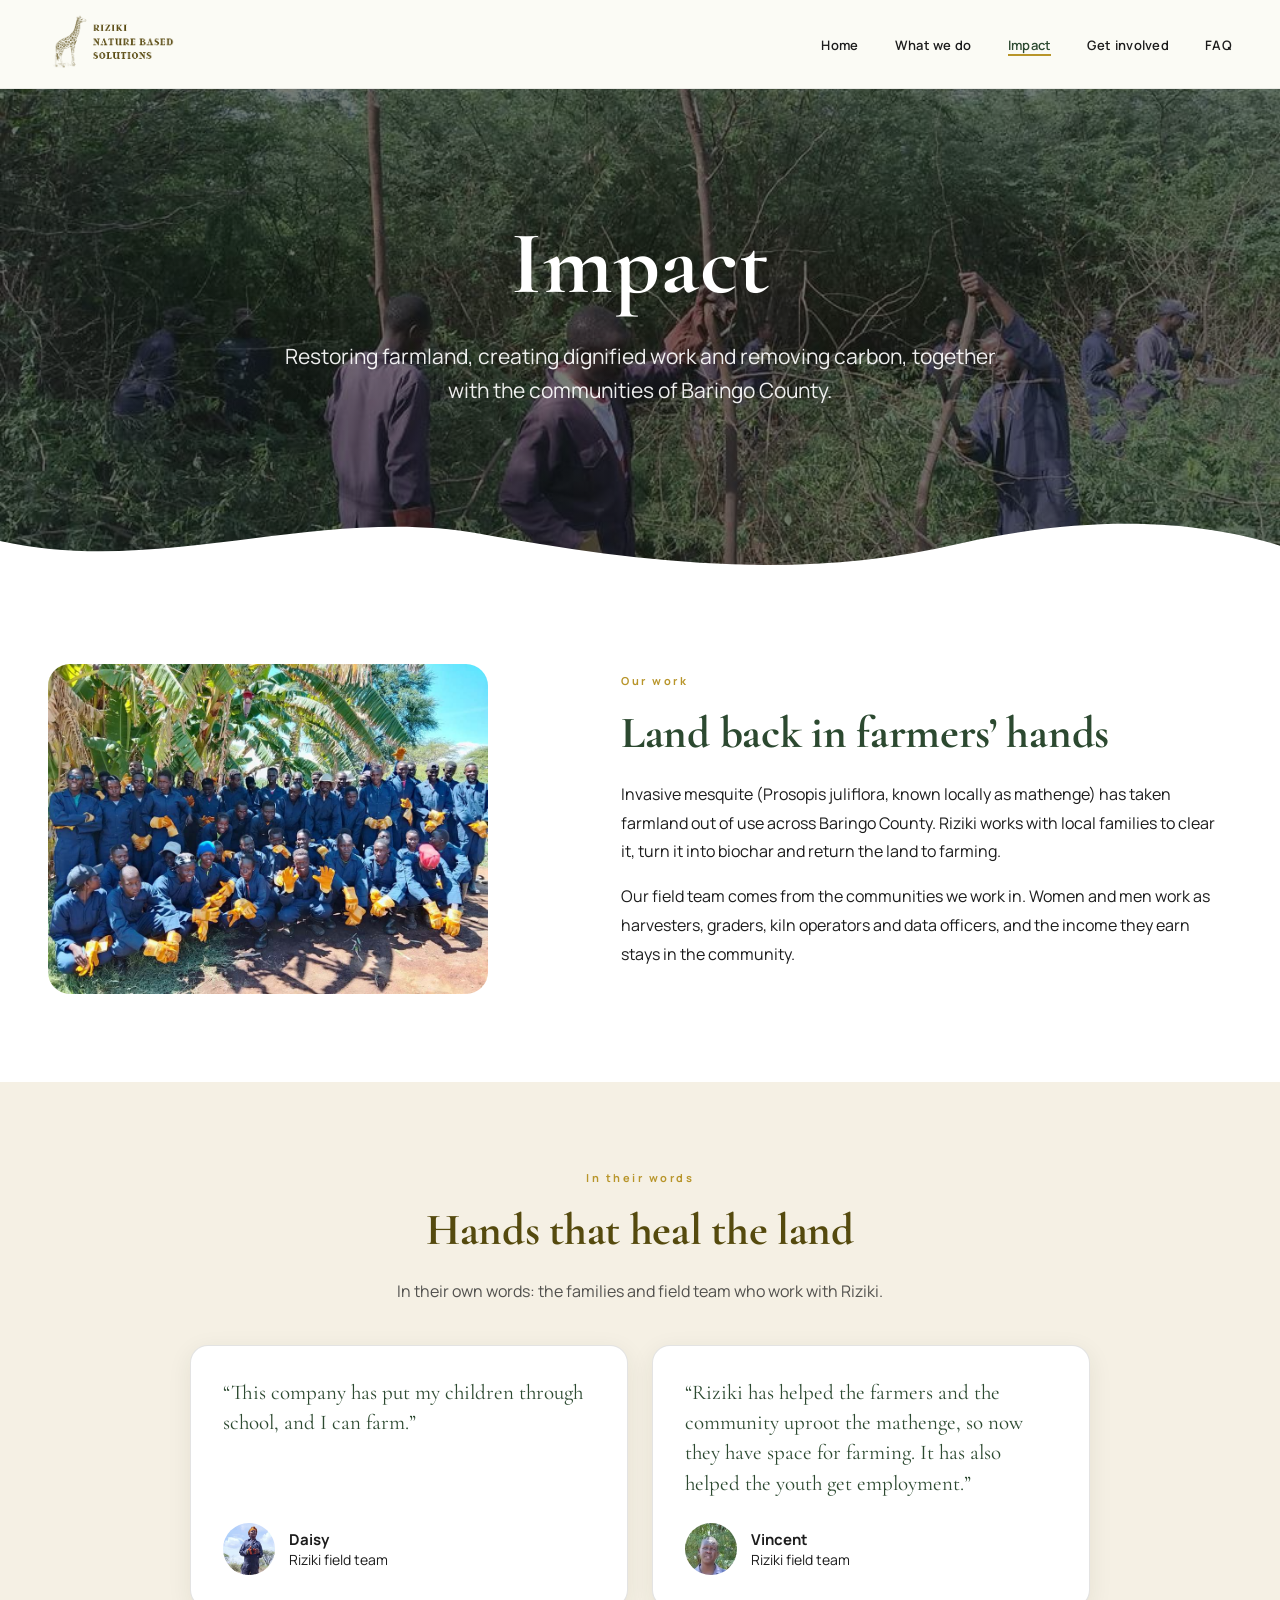
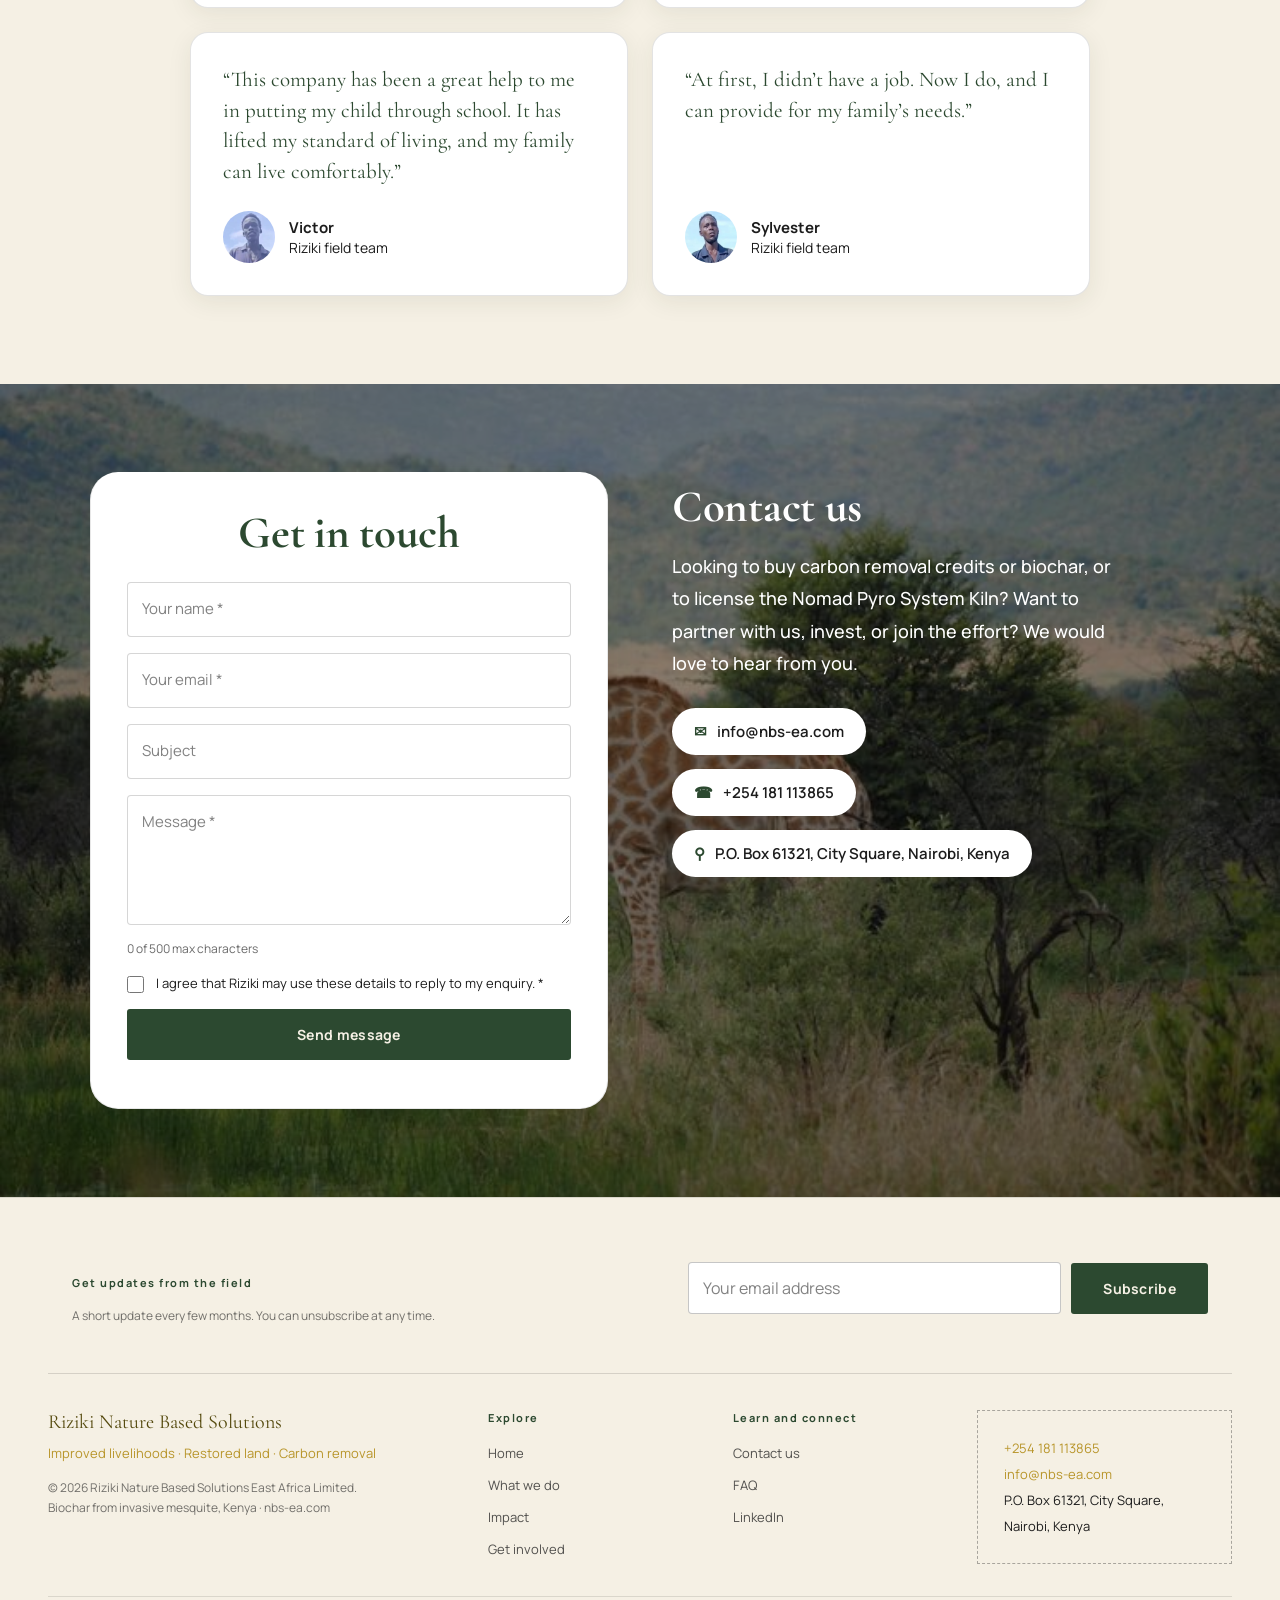
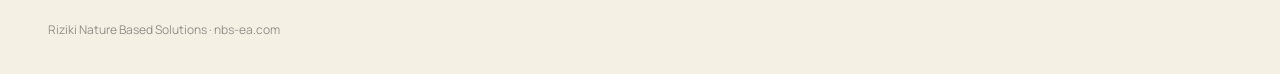
<file: impact.html>
<!DOCTYPE html>
<html lang="en">
<head>
<meta charset="UTF-8">
<meta name="viewport" content="width=device-width, initial-scale=1.0">
<title>Impact: restored land and dignified work in Kenya | Riziki Nature Based Solutions</title>
<!-- 16px tab icon embedded as a backup so the tab never goes blank -->
<link rel="icon" type="image/png" sizes="16x16" href="assets/favicon-16.png">
<!-- Icon files at the site root (Google search results use these); the 16px icon above is an embedded backup -->
<link rel="icon" type="image/png" sizes="96x96" href="/favicon-96x96.png?v=2">
<link rel="icon" type="image/png" sizes="48x48" href="/favicon-48x48.png?v=2">
<link rel="icon" type="image/png" sizes="192x192" href="/android-chrome-192x192.png?v=2">
<link rel="icon" type="image/png" sizes="512x512" href="/android-chrome-512x512.png?v=2">
<link rel="icon" href="/favicon.ico?v=2" sizes="any">
<!-- iPhone / iPad home screen, embedded so it always works -->
<link rel="apple-touch-icon" sizes="180x180" href="assets/apple-touch-icon.png">
<!-- Android "Add to Home screen" -->
<link rel="manifest" href="/site.webmanifest?v=2">
<meta name="theme-color" content="#fbfbf5">
<meta name="description" content="See what Riziki changes in Baringo County, Kenya: restored farmland, steady local work and stories from the field.">
<link rel="canonical" href="https://nbs-ea.com/impact">
<meta property="og:type" content="website">
<meta property="og:site_name" content="Riziki Nature Based Solutions">
<meta property="og:title" content="Impact: restored land and dignified work in Kenya | Riziki Nature Based Solutions">
<meta property="og:description" content="See what Riziki changes in Baringo County, Kenya: restored farmland, steady local work and stories from the field.">
<meta property="og:url" content="https://nbs-ea.com/impact">
<meta property="og:image" content="https://nbs-ea.com/og-image.png">
<meta property="og:image:width" content="1200">
<meta property="og:image:height" content="630">
<meta name="twitter:card" content="summary_large_image">
<meta name="twitter:title" content="Impact: restored land and dignified work in Kenya | Riziki Nature Based Solutions">
<meta name="twitter:description" content="See what Riziki changes in Baringo County, Kenya: restored farmland, steady local work and stories from the field.">
<meta name="twitter:image" content="https://nbs-ea.com/og-image.png">
<link rel="preconnect" href="https://fonts.googleapis.com">
<link href="https://fonts.googleapis.com/css2?family=Cormorant+Garamond:ital,wght@0,400;0,500;0,600;0,700;1,400;1,500&family=Manrope:wght@300;400;500;600;700&display=swap" rel="stylesheet">
<link rel="stylesheet" href="css/style.css">
</head>
<body>
<a class="skip" href="#main">Skip to content</a>
<nav role="navigation" aria-label="Primary navigation">
  <div class="nav-inner">
    <a href="/" class="nav-brand" aria-label="Riziki Nature Based Solutions home"><img src="assets/logo.png" alt="Riziki Nature Based Solutions"></a>
    <ul class="nav-links">
      <li><a href="/">Home</a></li>
      <li><a href="/what-we-do">What we do</a></li>
      <li><a href="/impact" aria-current="page">Impact</a></li>
      <li><a href="/investors">Get involved</a></li>
      <li><a href="/faq">FAQ</a></li>
    </ul>
    <button class="mobile-toggle" aria-label="Open navigation menu" aria-expanded="false" onclick="toggleMobile()"><span></span><span></span><span></span></button>
  </div>
</nav>
<div class="mobile-menu" id="mobileMenu" role="navigation" aria-label="Mobile navigation">
  <a href="/" onclick="closeMobile()">Home</a>
  <a href="/what-we-do" onclick="closeMobile()">What we do</a>
  <a href="/impact" aria-current="page" onclick="closeMobile()">Impact</a>
  <a href="/investors" onclick="closeMobile()">Get involved</a>
  <a href="/faq" onclick="closeMobile()">FAQ</a>
</div>

<main id="main">
<section class="page-banner" aria-labelledby="impact-heading">
  <div class="page-banner-inner"><h1 id="impact-heading">Impact</h1><p>Restoring farmland, creating dignified work and removing carbon, together with the communities of Baringo County.</p></div>
  <svg class="banner-wave" viewBox="0 0 1440 60" preserveAspectRatio="none" aria-hidden="true"><path d="M0,30 C180,60 360,0 540,24 C720,48 900,64 1080,32 C1260,2 1380,20 1440,34 L1440,60 L0,60 Z" fill="#ffffff"/></svg>
</section>
<section class="section wwd-tight" style="background:var(--bg-b)" aria-labelledby="movement-heading"><div class="section-narrow impact-intro">
  <div class="impact-photo"><img src="assets/hero-4.jpg" alt="The Riziki field team in blue overalls and orange gloves, gathered after a day of clearing mesquite in Baringo County" loading="lazy"></div>
  <div>
    <p class="section-label">Our work</p>
    <h2 class="section-heading" id="movement-heading" style="color:var(--green)">Land back in farmers&rsquo; hands</h2>
    <p class="story-text">Invasive mesquite (Prosopis juliflora, known locally as mathenge) has taken farmland out of use across Baringo County. Riziki works with local families to clear it, turn it into biochar and return the land to farming.</p>
    <p class="story-text">Our field team comes from the communities we work in. Women and men work as harvesters, graders, kiln operators and data officers, and the income they earn stays in the community.</p>
  </div>
</div></section>
<section class="section wwd-tight" style="background:var(--bg-a)" aria-labelledby="stories-heading"><div class="section-narrow">
  <p class="section-label" style="text-align:center">In their words</p>
  <h2 class="section-heading center" id="stories-heading" style="color:var(--brown)">Hands that heal the land</h2>
  <p class="section-intro center">In their own words: the families and field team who work with Riziki.</p>
  <div class="story-cards">
    <!-- Four story slots. To fill one: replace the quote, the name and the role. For a photo, replace the empty circle with an img tag. Delete a block to remove a slot. -->
    <figure class="story-card">
      <blockquote>&ldquo;This company has put my children through school, and I can farm.&rdquo;</blockquote>
      <figcaption><img src="assets/daisy-poster.jpg" alt="Daisy Leriana, Riziki field team" loading="lazy"><span><strong>Daisy</strong>Riziki field team</span></figcaption>
    </figure>
    <figure class="story-card">
      <blockquote>&ldquo;Riziki has helped the farmers and the community uproot the mathenge, so now they have space for farming. It has also helped the youth get employment.&rdquo;</blockquote>
      <figcaption><img src="assets/vincent.jpg" alt="Vincent Sikamoi, Riziki field team" loading="lazy"><span><strong>Vincent</strong>Riziki field team</span></figcaption>
    </figure>
    <figure class="story-card">
      <blockquote>&ldquo;This company has been a great help to me in putting my child through school. It has lifted my standard of living, and my family can live comfortably.&rdquo;</blockquote>
      <figcaption><img src="assets/victor.jpg" alt="Victor Kemboi, Riziki field team" loading="lazy"><span><strong>Victor</strong>Riziki field team</span></figcaption>
    </figure>
    <figure class="story-card">
      <blockquote>&ldquo;At first, I didn&rsquo;t have a job. Now I do, and I can provide for my family&rsquo;s needs.&rdquo;</blockquote>
      <figcaption><img src="assets/sylvester.jpg" alt="Sylvester Kipramony, Riziki field team" loading="lazy"><span><strong>Sylvester</strong>Riziki field team</span></figcaption>
    </figure>
  </div>
</div></section>
<section id="get-in-touch" class="contact-home" aria-labelledby="contact-home-title">
  <div class="contact-home-inner">
    <div class="form-card">
      <h2 class="form-title" id="contact-home-title">Get in touch</h2>
      <form class="js-form" data-form="home-contact" data-subject="Website message" novalidate>
        <div class="field"><input id="f-name" name="name" type="text" placeholder=" " autocomplete="name" required data-msg="Please enter your name."><label for="f-name">Your name *</label><p class="err" data-for="name"></p></div>
        <div class="field"><input id="f-email" name="email" type="email" placeholder=" " autocomplete="email" required data-msg="Please enter a valid email address."><label for="f-email">Your email *</label><p class="err" data-for="email"></p></div>
        <div class="field"><input id="f-subject" name="subject" type="text" placeholder=" "><label for="f-subject">Subject</label><p class="err" data-for="subject"></p></div>
        <div class="field">
          <textarea id="f-msg" name="message" rows="4" maxlength="500" placeholder=" " required data-msg="Please tell us a little more." data-counter="msg-count"></textarea>
          <label for="f-msg">Message *</label>
          <p class="err" data-for="message"></p>
        </div>
        <p class="counter"><span id="msg-count">0</span> of 500 max characters</p>
        <div class="hp" aria-hidden="true"><label>Leave this empty<input type="text" name="website" tabindex="-1" autocomplete="off"></label></div>
        <label class="consent"><input type="checkbox" name="consent" required data-msg="Please tick the box so we can reply."><span>I agree that Riziki may use these details to reply to my enquiry. *</span></label><p class="err" data-for="consent"></p>
        <button type="submit" class="btn-primary submit"><span class="btn-label">Send message</span><span class="spinner" aria-hidden="true"></span></button><p id="form-status" class="form-status" role="status" aria-live="polite"></p>
      </form>
      <div id="form-success" class="form-success" hidden tabindex="-1">
        <div class="tick" aria-hidden="true"><svg width="28" height="28" viewBox="0 0 24 24" fill="none" stroke="currentColor" stroke-width="2.5"><path d="M5 13l4 4L19 7"/></svg></div>
        <h2>Thank you</h2>
        <p>Your message is on its way to our team.</p>
        <button type="button" class="btn-secondary" id="send-another">Send another message</button>
      </div>
    </div>
    <div class="contact-side">
      <h2>Contact us</h2>
      <p>Looking to buy carbon removal credits or biochar, or to license the Nomad Pyro System Kiln? Want to partner with us, invest, or join the effort? We would love to hear from you.</p>
      <a class="pill" href="mailto:info@nbs-ea.com"><i aria-hidden="true">&#9993;</i> info@nbs-ea.com</a>
      <a class="pill" href="tel:+254181113865"><i aria-hidden="true">&#9742;</i> +254 181 113865</a>
      <span class="pill"><i aria-hidden="true">&#9906;</i> P.O. Box 61321, City Square, Nairobi, Kenya</span>
    </div>
  </div>
</section>
</main>

<footer>
  <div class="footer-news">
    <div><p class="footer-col-title">Get updates from the field</p><p class="footer-legal">A short update every few months. You can unsubscribe at any time.</p></div>
    <form class="signup js-signup" novalidate>
      <label class="sr-only" for="su-email">Email address</label>
      <input id="su-email" type="email" name="email" placeholder="Your email address" autocomplete="email" required>
      <button type="submit" class="btn-primary">Subscribe</button>
      <p class="signup-status" role="status" aria-live="polite"></p>
    </form>
  </div>
  <div class="footer-inner">
    <div>
      <div class="footer-brand">Riziki Nature Based Solutions</div>
      <div class="footer-tagline">Improved livelihoods &middot; Restored land &middot; Carbon removal</div>
      <p class="footer-legal">&copy; 2026 Riziki Nature Based Solutions East Africa Limited.<br>Biochar from invasive mesquite, Kenya &middot; nbs-ea.com</p>
    </div>
    <div>
      <p class="footer-col-title">Explore</p>
      <ul class="footer-col-links">
        <li><a href="/">Home</a></li>
        <li><a href="/what-we-do">What we do</a></li>
        <li><a href="/impact">Impact</a></li>
        <li><a href="/investors">Get involved</a></li>
      </ul>
    </div>
    <div>
      <p class="footer-col-title">Learn and connect</p>
      <ul class="footer-col-links">
        <li><a href="/investors#get-in-touch">Contact us</a></li>
        <li><a href="/faq">FAQ</a></li>
        <li><a href="https://www.linkedin.com/company/riziki-nature-based-solutions/" target="_blank" rel="noopener">LinkedIn</a></li>
      </ul>
    </div>
    <div class="contact-info-card">
      <p><a href="tel:+254181113865">+254 181 113865</a><br><a href="mailto:info@nbs-ea.com">info@nbs-ea.com</a><br>P.O. Box 61321, City Square, Nairobi, Kenya</p>
    </div>
  </div>
  <p class="footer-bottom">Riziki Nature Based Solutions &middot; nbs-ea.com</p>
</footer>
<script src="js/config.js"></script>
<script src="js/main.js"></script>
</html>
</file>
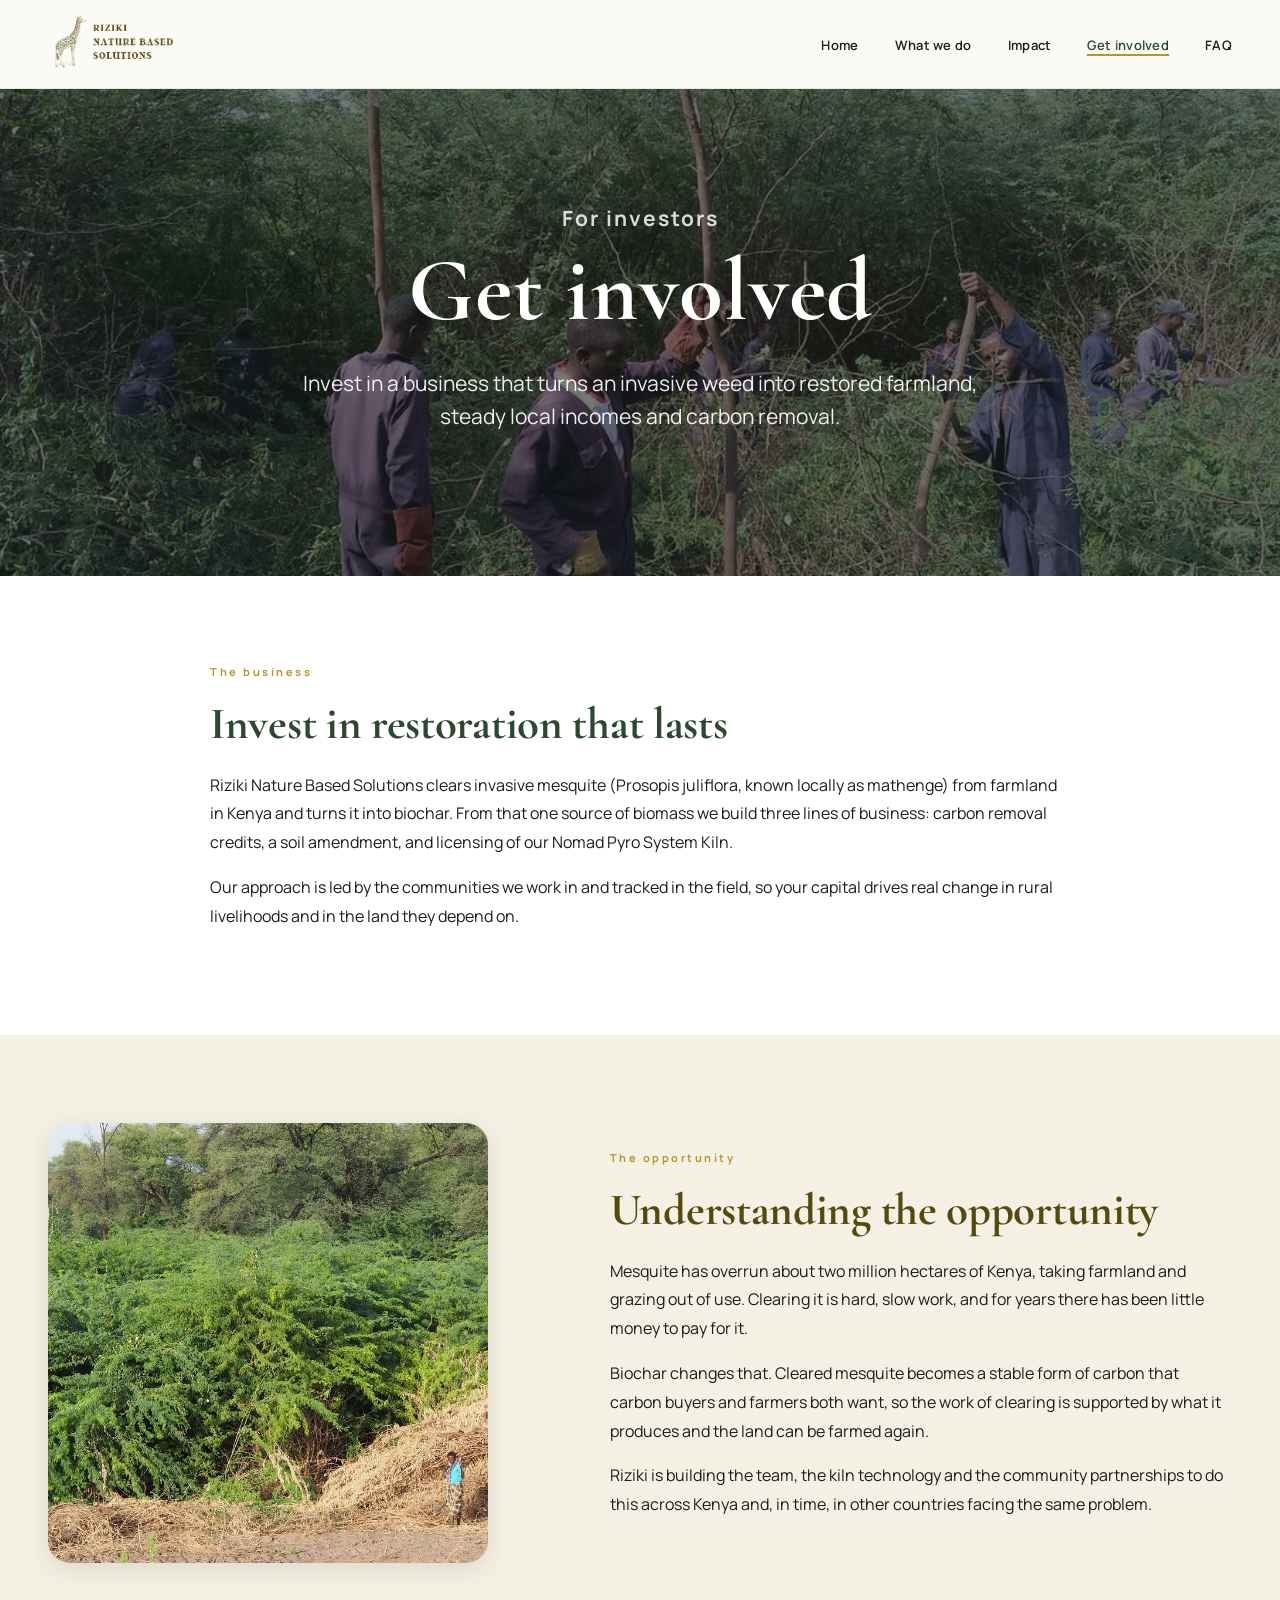
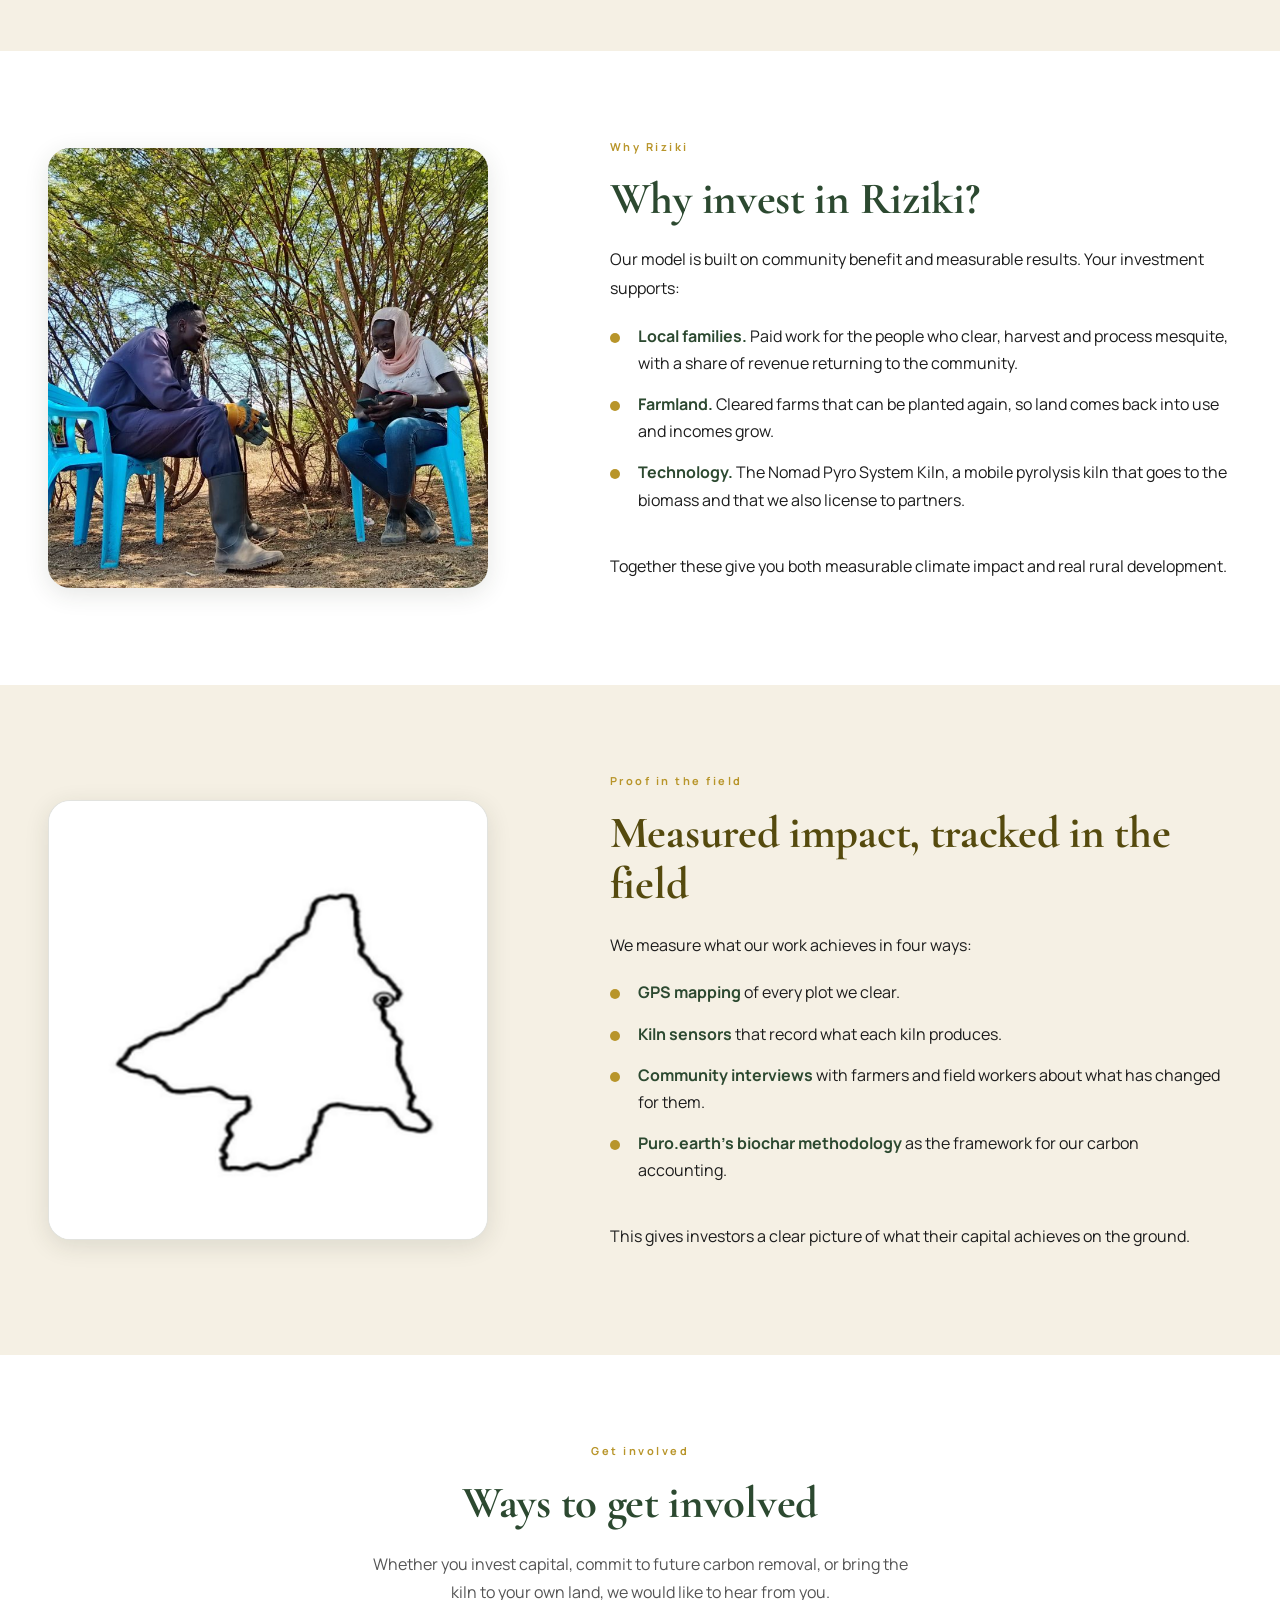
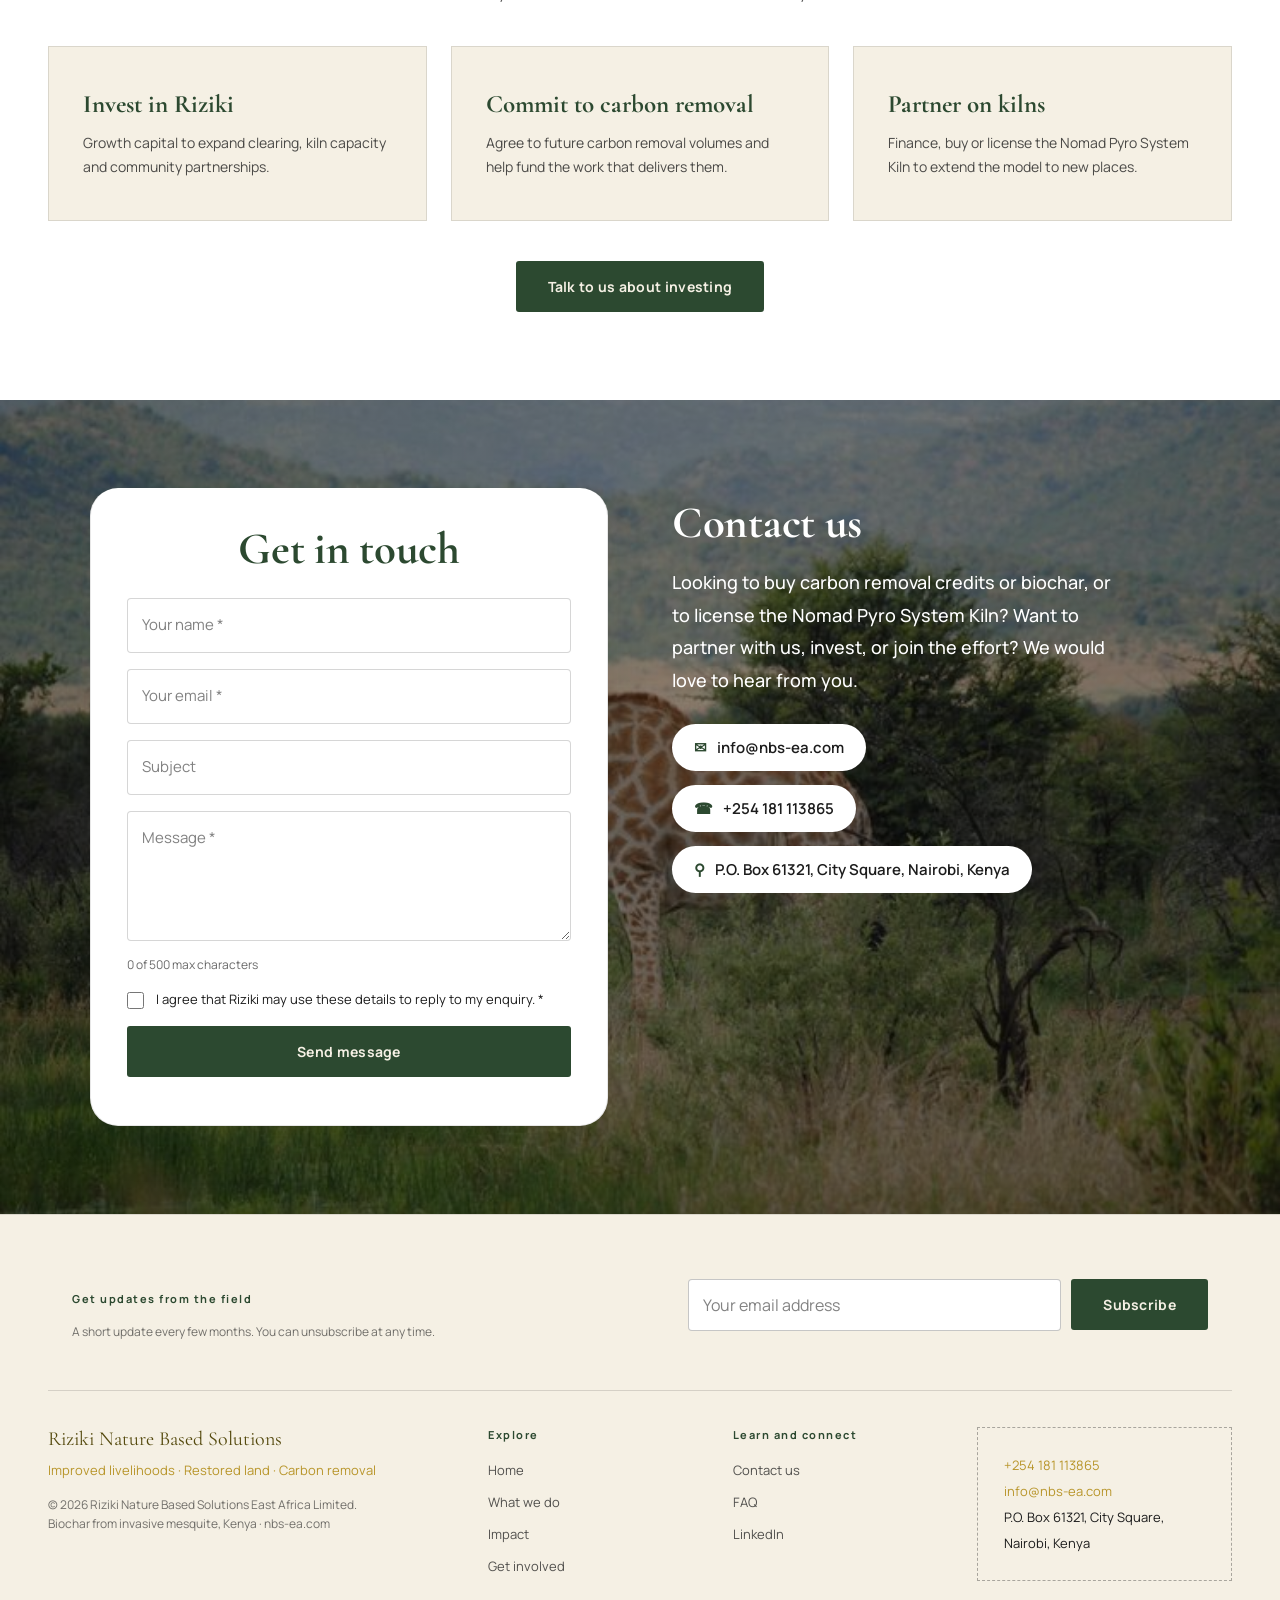
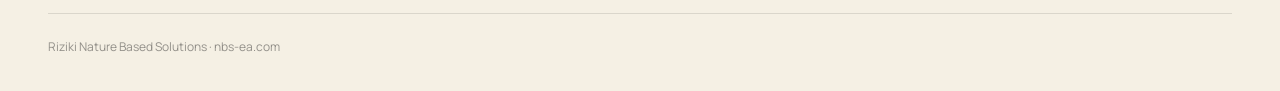
<file: investors.html>
<!DOCTYPE html>
<html lang="en">
<head>
<meta charset="UTF-8">
<meta name="viewport" content="width=device-width, initial-scale=1.0">
<title>For investors: invest in biochar from invasive mesquite in Kenya | Riziki Nature Based Solutions</title>
<!-- 16px tab icon embedded as a backup so the tab never goes blank -->
<link rel="icon" type="image/png" sizes="16x16" href="assets/favicon-16.png">
<!-- Icon files at the site root (Google search results use these); the 16px icon above is an embedded backup -->
<link rel="icon" type="image/png" sizes="96x96" href="/favicon-96x96.png?v=2">
<link rel="icon" type="image/png" sizes="48x48" href="/favicon-48x48.png?v=2">
<link rel="icon" type="image/png" sizes="192x192" href="/android-chrome-192x192.png?v=2">
<link rel="icon" type="image/png" sizes="512x512" href="/android-chrome-512x512.png?v=2">
<link rel="icon" href="/favicon.ico?v=2" sizes="any">
<!-- iPhone / iPad home screen, embedded so it always works -->
<link rel="apple-touch-icon" sizes="180x180" href="assets/apple-touch-icon.png">
<!-- Android "Add to Home screen" -->
<link rel="manifest" href="/site.webmanifest?v=2">
<meta name="theme-color" content="#fbfbf5">
<meta name="description" content="Invest in Riziki Nature Based Solutions, which turns invasive mesquite in Kenya into biochar, carbon removal, a soil amendment and kiln technology, with community benefit at the centre.">
<link rel="canonical" href="https://nbs-ea.com/investors">
<meta property="og:type" content="website">
<meta property="og:site_name" content="Riziki Nature Based Solutions">
<meta property="og:title" content="For investors: invest in biochar from invasive mesquite in Kenya | Riziki Nature Based Solutions">
<meta property="og:description" content="Invest in Riziki Nature Based Solutions, which turns invasive mesquite in Kenya into biochar, carbon removal, a soil amendment and kiln technology, with community benefit at the centre.">
<meta property="og:url" content="https://nbs-ea.com/investors">
<meta property="og:image" content="https://nbs-ea.com/og-image.png">
<meta property="og:image:width" content="1200">
<meta property="og:image:height" content="630">
<meta name="twitter:card" content="summary_large_image">
<meta name="twitter:title" content="For investors: invest in biochar from invasive mesquite in Kenya | Riziki Nature Based Solutions">
<meta name="twitter:description" content="Invest in Riziki Nature Based Solutions, which turns invasive mesquite in Kenya into biochar, carbon removal, a soil amendment and kiln technology, with community benefit at the centre.">
<meta name="twitter:image" content="https://nbs-ea.com/og-image.png">
<link rel="preconnect" href="https://fonts.googleapis.com">
<link href="https://fonts.googleapis.com/css2?family=Cormorant+Garamond:ital,wght@0,400;0,500;0,600;0,700;1,400;1,500&family=Manrope:wght@300;400;500;600;700&display=swap" rel="stylesheet">
<link rel="stylesheet" href="css/style.css">
</head>
<body>
<a class="skip" href="#main">Skip to content</a>
<nav role="navigation" aria-label="Primary navigation">
  <div class="nav-inner">
    <a href="/" class="nav-brand" aria-label="Riziki Nature Based Solutions home"><img src="assets/logo.png" alt="Riziki Nature Based Solutions"></a>
    <ul class="nav-links">
      <li><a href="/">Home</a></li>
      <li><a href="/what-we-do">What we do</a></li>
      <li><a href="/impact">Impact</a></li>
      <li><a href="/investors" aria-current="page">Get involved</a></li>
      <li><a href="/faq">FAQ</a></li>
    </ul>
    <button class="mobile-toggle" aria-label="Open navigation menu" aria-expanded="false" onclick="toggleMobile()"><span></span><span></span><span></span></button>
  </div>
</nav>
<div class="mobile-menu" id="mobileMenu" role="navigation" aria-label="Mobile navigation">
  <a href="/" onclick="closeMobile()">Home</a>
  <a href="/what-we-do" onclick="closeMobile()">What we do</a>
  <a href="/impact" onclick="closeMobile()">Impact</a>
  <a href="/investors" aria-current="page" onclick="closeMobile()">Get involved</a>
  <a href="/faq" onclick="closeMobile()">FAQ</a>
</div>

<main id="main">
<section class="page-banner flat" aria-labelledby="investors-heading">
  <div class="page-banner-inner"><p class="banner-kicker">For investors</p><h1 id="investors-heading">Get involved</h1><p>Invest in a business that turns an invasive weed into restored farmland, steady local incomes and carbon removal.</p></div>
  <svg class="banner-wave" viewBox="0 0 1440 60" preserveAspectRatio="none" aria-hidden="true"><path d="M0,30 C180,60 360,0 540,24 C720,48 900,64 1080,32 C1260,2 1380,20 1440,34 L1440,60 L0,60 Z" fill="#ffffff"/></svg>
</section>
<section class="section wwd-tight" style="background:var(--bg-b)" aria-labelledby="inv-intro-heading"><div class="section-narrow measure-wide">
  <p class="section-label">The business</p>
  <h2 class="section-heading" id="inv-intro-heading" style="color:var(--green)">Invest in restoration that lasts</h2>
  <p class="story-text">Riziki Nature Based Solutions clears invasive mesquite (Prosopis juliflora, known locally as mathenge) from farmland in Kenya and turns it into biochar. From that one source of biomass we build three lines of business: carbon removal credits, a soil amendment, and licensing of our Nomad Pyro System Kiln.</p>
  <p class="story-text">Our approach is led by the communities we work in and tracked in the field, so your capital drives real change in rural livelihoods and in the land they depend on.</p>
</div></section>
<section class="section wwd-tight" style="background:var(--bg-a)" aria-labelledby="inv-opp-heading"><div class="section-narrow inv-split"><div class="inv-photo"><img src="assets/inv-thicket.jpg" alt="Dense invasive mesquite thicket covering farmland in Baringo County, Kenya" loading="lazy"></div><div>
  <p class="section-label">The opportunity</p>
  <h2 class="section-heading" id="inv-opp-heading" style="color:var(--brown)">Understanding the opportunity</h2>
  <p class="story-text">Mesquite has overrun about two million hectares of Kenya, taking farmland and grazing out of use. Clearing it is hard, slow work, and for years there has been little money to pay for it.</p>
  <p class="story-text">Biochar changes that. Cleared mesquite becomes a stable form of carbon that carbon buyers and farmers both want, so the work of clearing is supported by what it produces and the land can be farmed again.</p>
  <p class="story-text">Riziki is building the team, the kiln technology and the community partnerships to do this across Kenya and, in time, in other countries facing the same problem.</p>
</div></div></section>
<section class="section wwd-tight" style="background:var(--bg-b)" aria-labelledby="inv-why-heading"><div class="section-narrow inv-split"><div class="inv-photo"><img src="assets/inv-community.jpg" alt="A farmer and a Riziki field worker sit and talk under an acacia tree in Baringo County" loading="lazy"></div><div>
  <p class="section-label">Why Riziki</p>
  <h2 class="section-heading" id="inv-why-heading" style="color:var(--green)">Why invest in Riziki?</h2>
  <p class="story-text">Our model is built on community benefit and measurable results. Your investment supports:</p>
  <ul class="inv-list">
    <li><strong>Local families.</strong> Paid work for the people who clear, harvest and process mesquite, with a share of revenue returning to the community.</li>
    <li><strong>Farmland.</strong> Cleared farms that can be planted again, so land comes back into use and incomes grow.</li>
    <li><strong>Technology.</strong> The Nomad Pyro System Kiln, a mobile pyrolysis kiln that goes to the biomass and that we also license to partners.</li>
  </ul>
  <p class="story-text">Together these give you both measurable climate impact and real rural development.</p>
</div></div></section>
<section class="section wwd-tight" style="background:var(--bg-a)" aria-labelledby="inv-measure-heading"><div class="section-narrow inv-split"><div class="inv-photo"><img src="assets/inv-gps.png" alt="GPS outline of a cleared plot, mapped on a phone by the Riziki field team" class="inv-gps" loading="lazy"></div><div>
  <p class="section-label">Proof in the field</p>
  <h2 class="section-heading" id="inv-measure-heading" style="color:var(--brown)">Measured impact, tracked in the field</h2>
  <p class="story-text">We measure what our work achieves in four ways:</p>
  <ul class="inv-list">
    <li><strong>GPS mapping</strong> of every plot we clear.</li>
    <li><strong>Kiln sensors</strong> that record what each kiln produces.</li>
    <li><strong>Community interviews</strong> with farmers and field workers about what has changed for them.</li>
    <li><strong>Puro.earth&rsquo;s biochar methodology</strong> as the framework for our carbon accounting.</li>
  </ul>
  <p class="story-text">This gives investors a clear picture of what their capital achieves on the ground.</p>
</div></div></section>
<section class="section wwd-tight" style="background:var(--bg-b)" aria-labelledby="inv-ways-heading"><div class="section-narrow">
  <p class="section-label" style="text-align:center">Get involved</p>
  <h2 class="section-heading center" id="inv-ways-heading" style="color:var(--green)">Ways to get involved</h2>
  <p class="section-intro center">Whether you invest capital, commit to future carbon removal, or bring the kiln to your own land, we would like to hear from you.</p>
  <div class="model-grid">
    <div class="model-card" style="background:var(--bg-a)"><h3 style="color:var(--green)">Invest in Riziki</h3><p>Growth capital to expand clearing, kiln capacity and community partnerships.</p></div>
    <div class="model-card" style="background:var(--bg-a)"><h3 style="color:var(--green)">Commit to carbon removal</h3><p>Agree to future carbon removal volumes and help fund the work that delivers them.</p></div>
    <div class="model-card" style="background:var(--bg-a)"><h3 style="color:var(--green)">Partner on kilns</h3><p>Finance, buy or license the Nomad Pyro System Kiln to extend the model to new places.</p></div>
  </div>
  <p class="team-cta" style="text-align:center;margin-top:40px"><a href="#get-in-touch" data-subject="Investing in Riziki" class="btn-primary">Talk to us about investing</a></p>
</div></section>
<section id="get-in-touch" class="contact-home" aria-labelledby="contact-home-title">
  <div class="contact-home-inner">
    <div class="form-card">
      <h2 class="form-title" id="contact-home-title">Get in touch</h2>
      <form class="js-form" data-form="home-contact" data-subject="Website message" novalidate>
        <div class="field"><input id="f-name" name="name" type="text" placeholder=" " autocomplete="name" required data-msg="Please enter your name."><label for="f-name">Your name *</label><p class="err" data-for="name"></p></div>
        <div class="field"><input id="f-email" name="email" type="email" placeholder=" " autocomplete="email" required data-msg="Please enter a valid email address."><label for="f-email">Your email *</label><p class="err" data-for="email"></p></div>
        <div class="field"><input id="f-subject" name="subject" type="text" placeholder=" "><label for="f-subject">Subject</label><p class="err" data-for="subject"></p></div>
        <div class="field">
          <textarea id="f-msg" name="message" rows="4" maxlength="500" placeholder=" " required data-msg="Please tell us a little more." data-counter="msg-count"></textarea>
          <label for="f-msg">Message *</label>
          <p class="err" data-for="message"></p>
        </div>
        <p class="counter"><span id="msg-count">0</span> of 500 max characters</p>
        <div class="hp" aria-hidden="true"><label>Leave this empty<input type="text" name="website" tabindex="-1" autocomplete="off"></label></div>
        <label class="consent"><input type="checkbox" name="consent" required data-msg="Please tick the box so we can reply."><span>I agree that Riziki may use these details to reply to my enquiry. *</span></label><p class="err" data-for="consent"></p>
        <button type="submit" class="btn-primary submit"><span class="btn-label">Send message</span><span class="spinner" aria-hidden="true"></span></button><p id="form-status" class="form-status" role="status" aria-live="polite"></p>
      </form>
      <div id="form-success" class="form-success" hidden tabindex="-1">
        <div class="tick" aria-hidden="true"><svg width="28" height="28" viewBox="0 0 24 24" fill="none" stroke="currentColor" stroke-width="2.5"><path d="M5 13l4 4L19 7"/></svg></div>
        <h2>Thank you</h2>
        <p>Your message is on its way to our team.</p>
        <button type="button" class="btn-secondary" id="send-another">Send another message</button>
      </div>
    </div>
    <div class="contact-side">
      <h2>Contact us</h2>
      <p>Looking to buy carbon removal credits or biochar, or to license the Nomad Pyro System Kiln? Want to partner with us, invest, or join the effort? We would love to hear from you.</p>
      <a class="pill" href="mailto:info@nbs-ea.com"><i aria-hidden="true">&#9993;</i> info@nbs-ea.com</a>
      <a class="pill" href="tel:+254181113865"><i aria-hidden="true">&#9742;</i> +254 181 113865</a>
      <span class="pill"><i aria-hidden="true">&#9906;</i> P.O. Box 61321, City Square, Nairobi, Kenya</span>
    </div>
  </div>
</section>
</main>

<footer>
  <div class="footer-news">
    <div><p class="footer-col-title">Get updates from the field</p><p class="footer-legal">A short update every few months. You can unsubscribe at any time.</p></div>
    <form class="signup js-signup" novalidate>
      <label class="sr-only" for="su-email">Email address</label>
      <input id="su-email" type="email" name="email" placeholder="Your email address" autocomplete="email" required>
      <button type="submit" class="btn-primary">Subscribe</button>
      <p class="signup-status" role="status" aria-live="polite"></p>
    </form>
  </div>
  <div class="footer-inner">
    <div>
      <div class="footer-brand">Riziki Nature Based Solutions</div>
      <div class="footer-tagline">Improved livelihoods &middot; Restored land &middot; Carbon removal</div>
      <p class="footer-legal">&copy; 2026 Riziki Nature Based Solutions East Africa Limited.<br>Biochar from invasive mesquite, Kenya &middot; nbs-ea.com</p>
    </div>
    <div>
      <p class="footer-col-title">Explore</p>
      <ul class="footer-col-links">
        <li><a href="/">Home</a></li>
        <li><a href="/what-we-do">What we do</a></li>
        <li><a href="/impact">Impact</a></li>
        <li><a href="/investors">Get involved</a></li>
      </ul>
    </div>
    <div>
      <p class="footer-col-title">Learn and connect</p>
      <ul class="footer-col-links">
        <li><a href="/investors#get-in-touch">Contact us</a></li>
        <li><a href="/faq">FAQ</a></li>
        <li><a href="https://www.linkedin.com/company/riziki-nature-based-solutions/" target="_blank" rel="noopener">LinkedIn</a></li>
      </ul>
    </div>
    <div class="contact-info-card">
      <p><a href="tel:+254181113865">+254 181 113865</a><br><a href="mailto:info@nbs-ea.com">info@nbs-ea.com</a><br>P.O. Box 61321, City Square, Nairobi, Kenya</p>
    </div>
  </div>
  <p class="footer-bottom">Riziki Nature Based Solutions &middot; nbs-ea.com</p>
</footer>
<script src="js/config.js"></script>
<script src="js/main.js"></script>
</html>
</file>
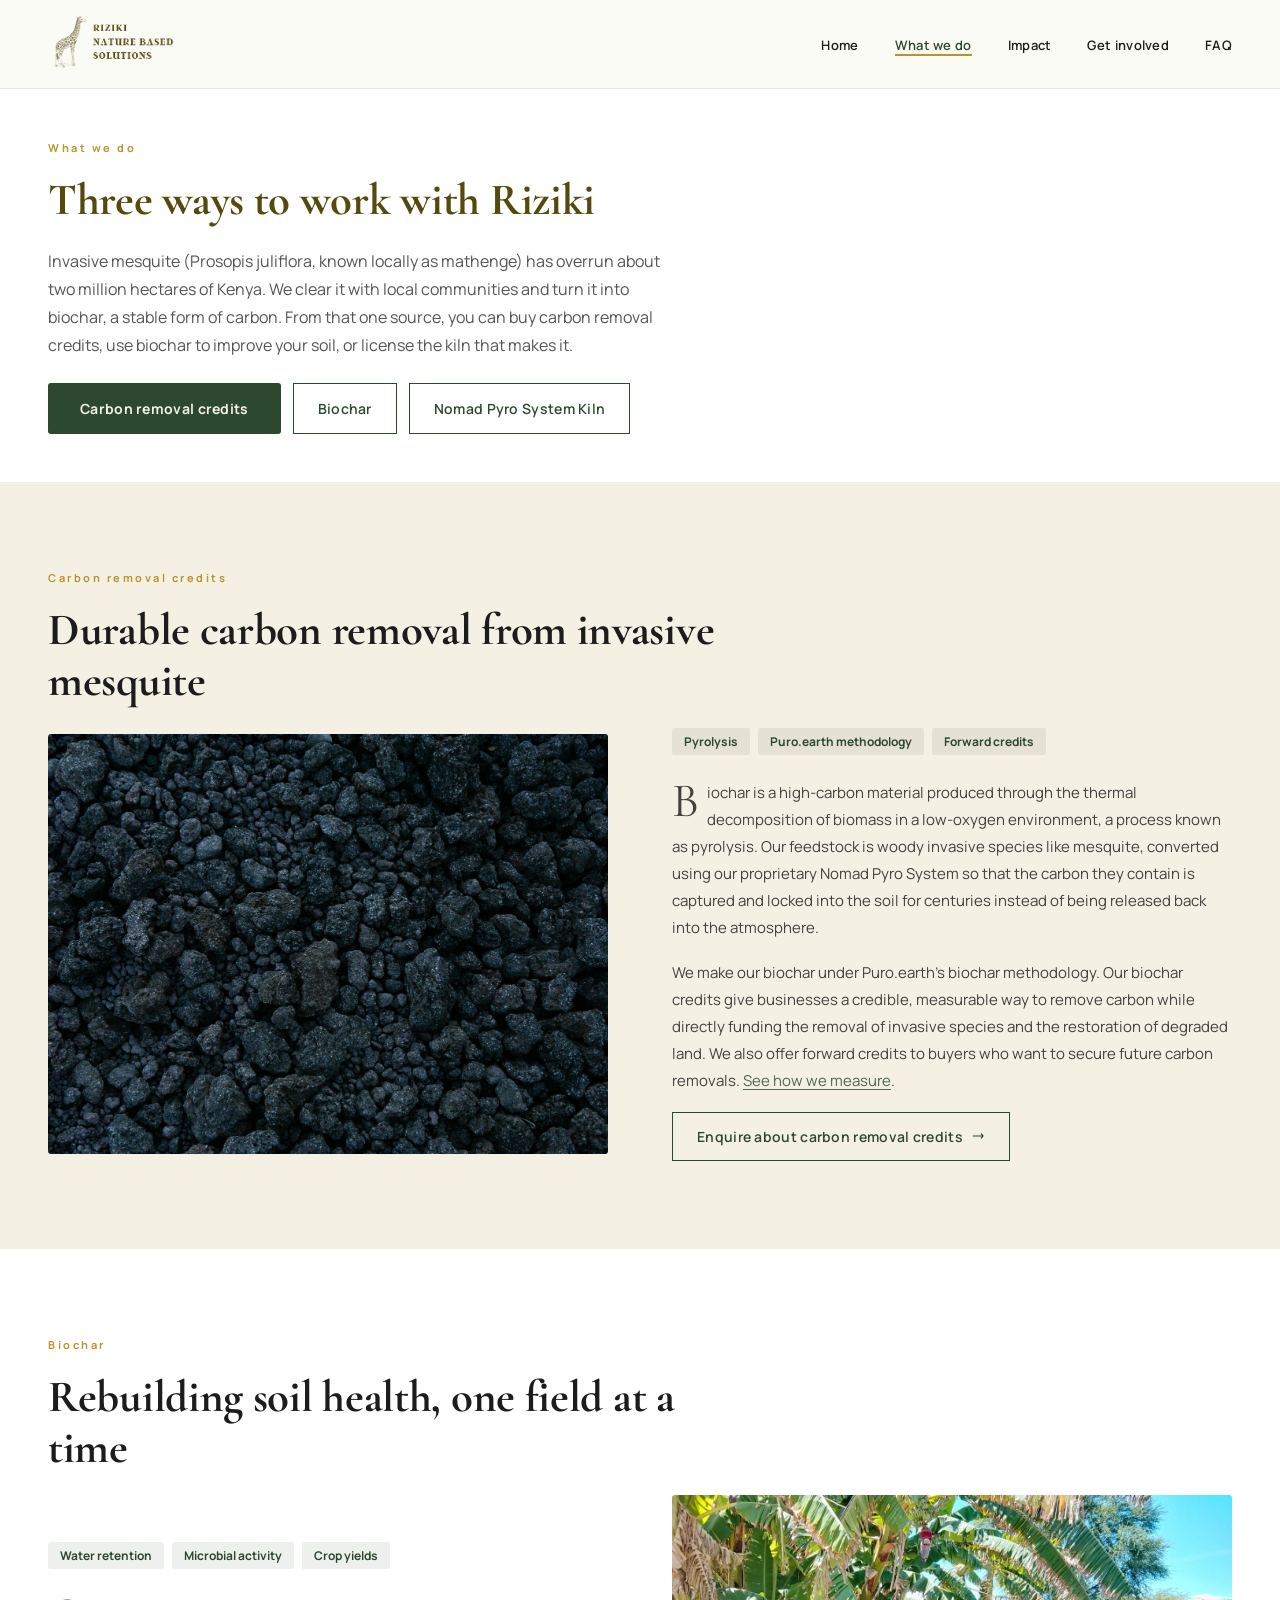
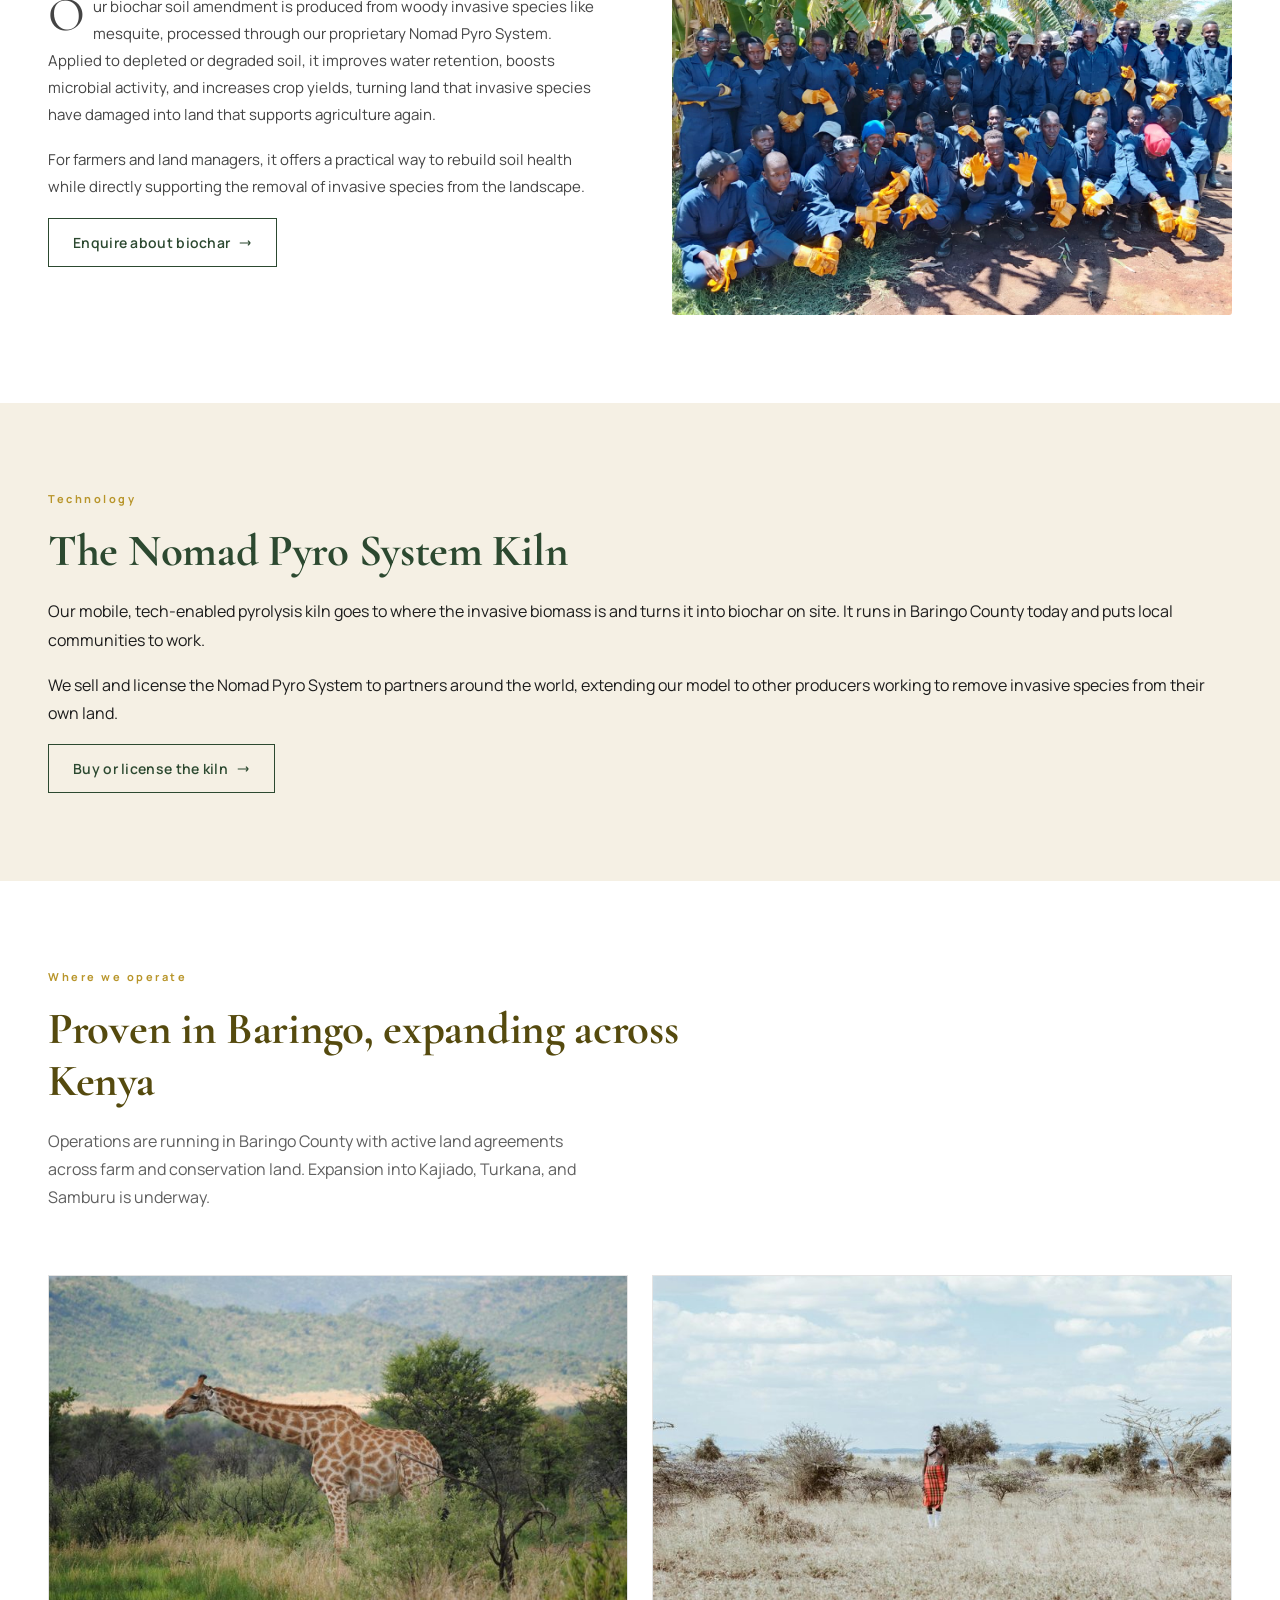
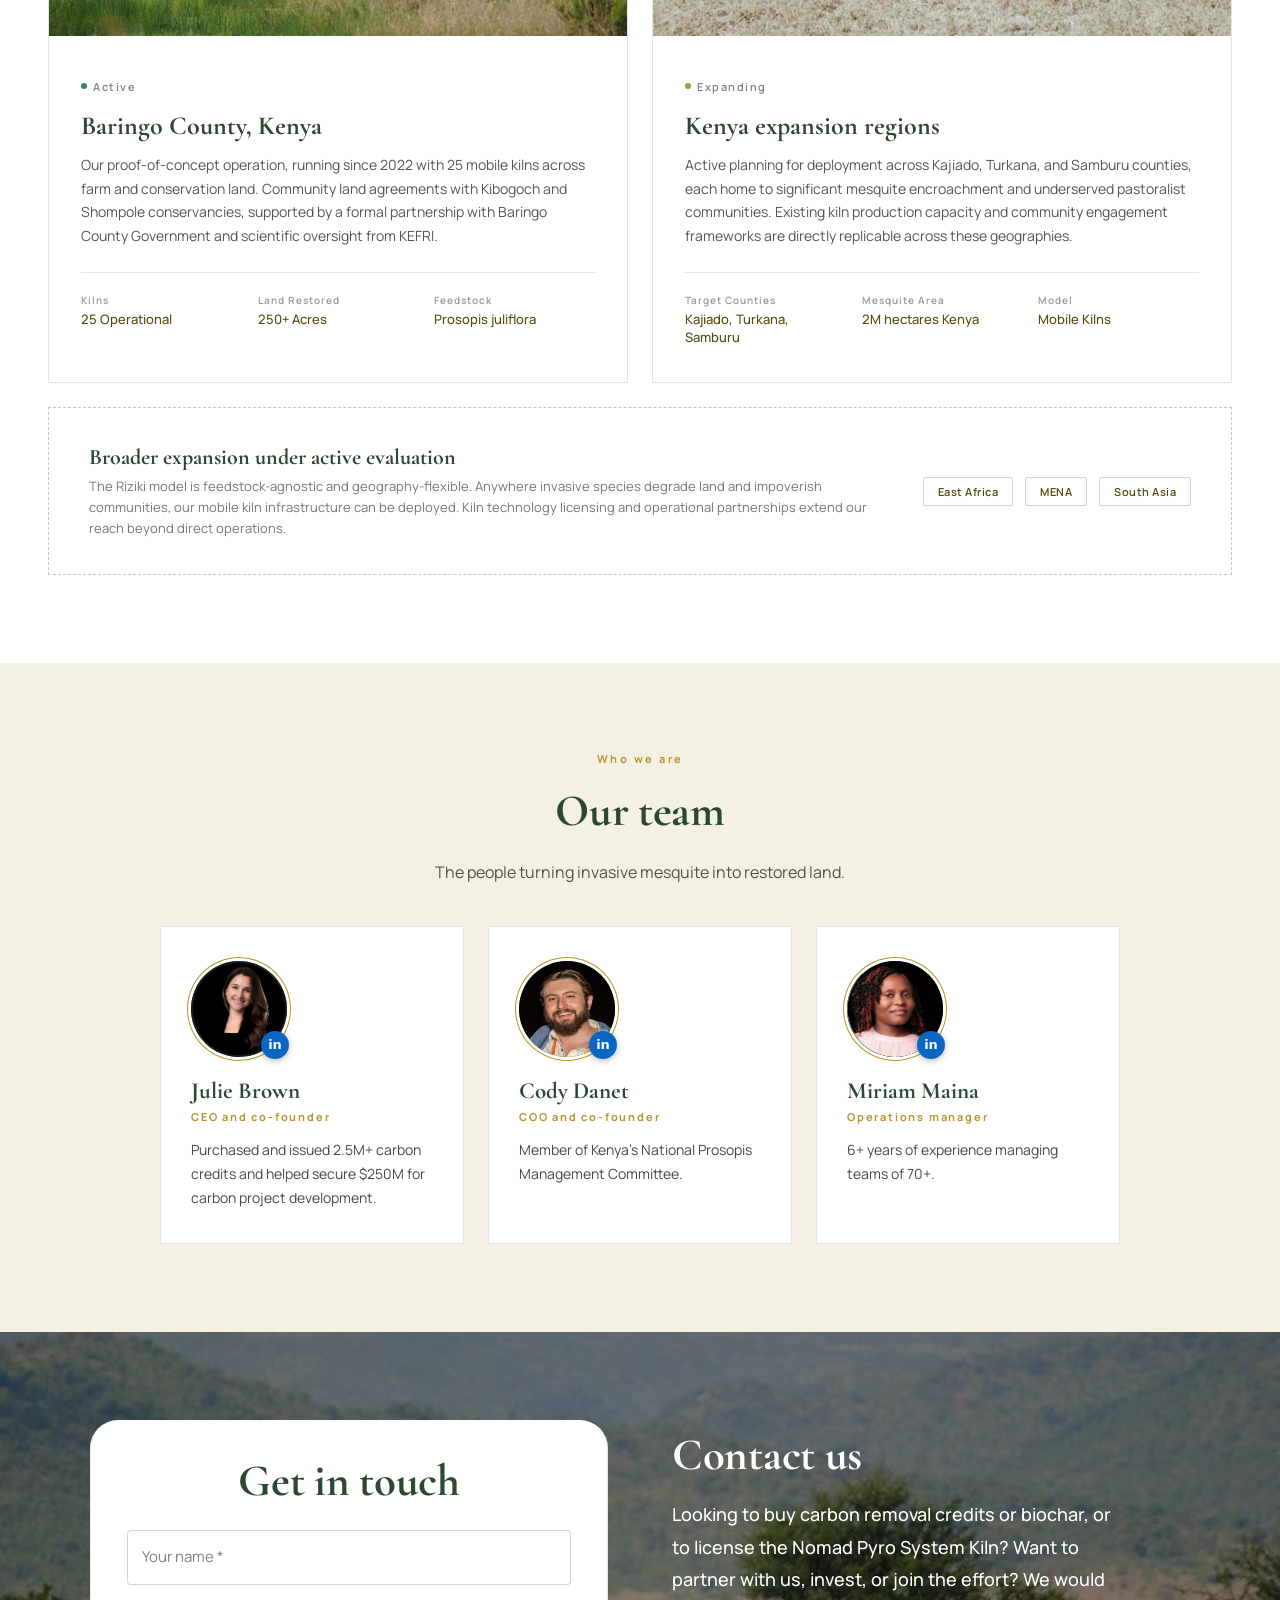
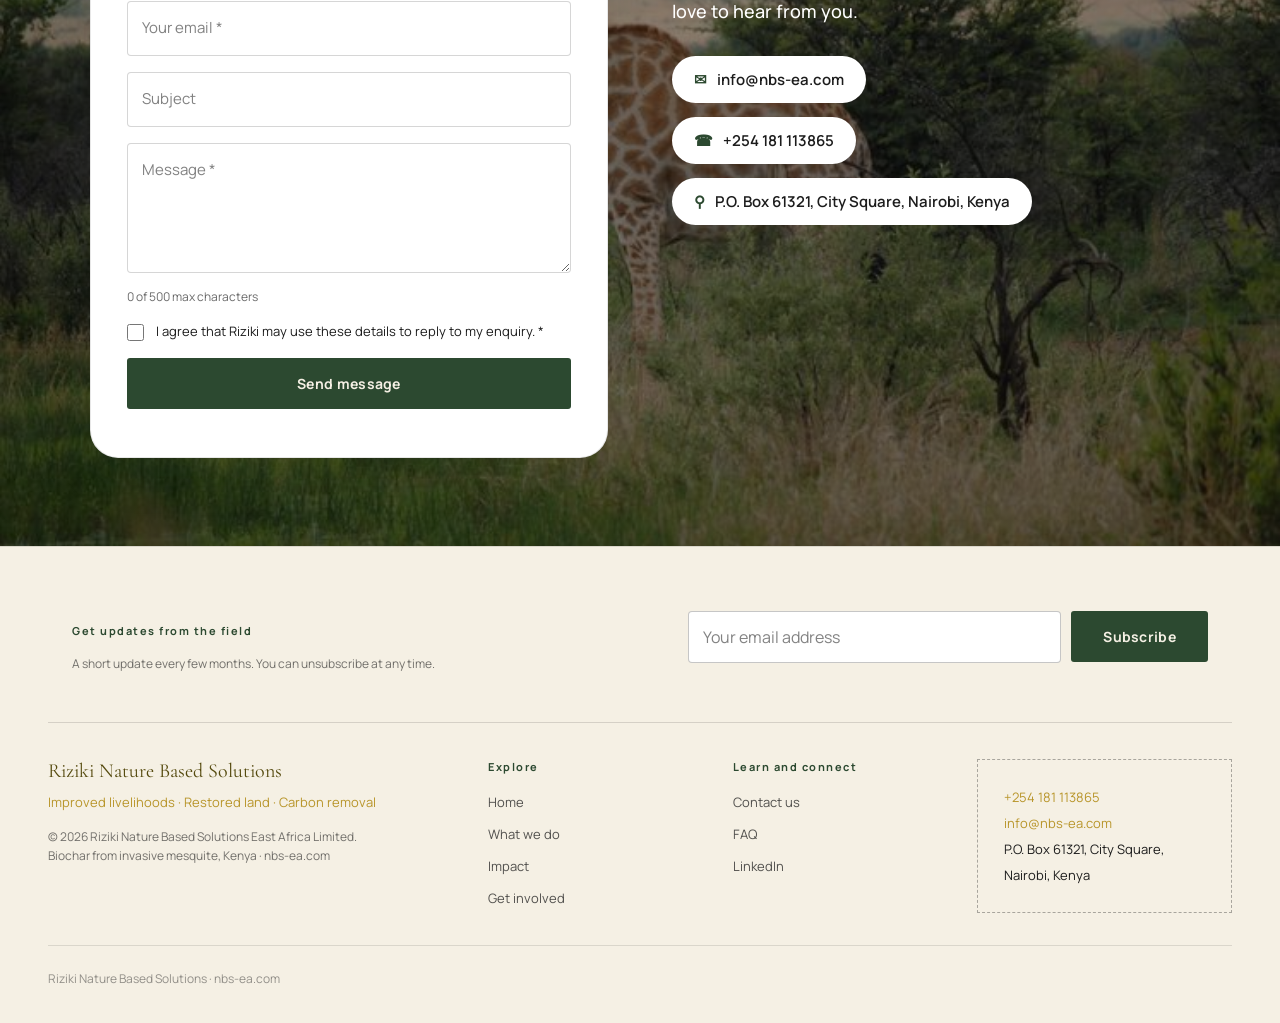
<file: what-we-do.html>
<!DOCTYPE html>
<html lang="en">
<head>
<meta charset="UTF-8">
<meta name="viewport" content="width=device-width, initial-scale=1.0">
<title>What we do: biochar, carbon removal credits and kiln technology | Riziki Nature Based Solutions</title>
<!-- 16px tab icon embedded as a backup so the tab never goes blank -->
<link rel="icon" type="image/png" sizes="16x16" href="assets/favicon-16.png">
<!-- Icon files at the site root (Google search results use these); the 16px icon above is an embedded backup -->
<link rel="icon" type="image/png" sizes="96x96" href="/favicon-96x96.png?v=2">
<link rel="icon" type="image/png" sizes="48x48" href="/favicon-48x48.png?v=2">
<link rel="icon" type="image/png" sizes="192x192" href="/android-chrome-192x192.png?v=2">
<link rel="icon" type="image/png" sizes="512x512" href="/android-chrome-512x512.png?v=2">
<link rel="icon" href="/favicon.ico?v=2" sizes="any">
<!-- iPhone / iPad home screen, embedded so it always works -->
<link rel="apple-touch-icon" sizes="180x180" href="assets/apple-touch-icon.png">
<!-- Android "Add to Home screen" -->
<link rel="manifest" href="/site.webmanifest?v=2">
<meta name="theme-color" content="#fbfbf5">
<meta name="description" content="Riziki turns invasive mesquite in Kenya into biochar, carbon removal credits, a soil amendment and the Nomad Pyro System Kiln.">
<link rel="canonical" href="https://nbs-ea.com/what-we-do">
<meta property="og:type" content="website">
<meta property="og:site_name" content="Riziki Nature Based Solutions">
<meta property="og:title" content="What we do: biochar, carbon removal credits and kiln technology | Riziki Nature Based Solutions">
<meta property="og:description" content="Riziki turns invasive mesquite in Kenya into biochar, carbon removal credits, a soil amendment and the Nomad Pyro System Kiln.">
<meta property="og:url" content="https://nbs-ea.com/what-we-do">
<meta property="og:image" content="https://nbs-ea.com/og-image.png">
<meta property="og:image:width" content="1200">
<meta property="og:image:height" content="630">
<meta name="twitter:card" content="summary_large_image">
<meta name="twitter:title" content="What we do: biochar, carbon removal credits and kiln technology | Riziki Nature Based Solutions">
<meta name="twitter:description" content="Riziki turns invasive mesquite in Kenya into biochar, carbon removal credits, a soil amendment and the Nomad Pyro System Kiln.">
<meta name="twitter:image" content="https://nbs-ea.com/og-image.png">
<link rel="preconnect" href="https://fonts.googleapis.com">
<link href="https://fonts.googleapis.com/css2?family=Cormorant+Garamond:ital,wght@0,400;0,500;0,600;0,700;1,400;1,500&family=Manrope:wght@300;400;500;600;700&display=swap" rel="stylesheet">
<link rel="stylesheet" href="css/style.css">
</head>
<body>
<a class="skip" href="#main">Skip to content</a>
<nav role="navigation" aria-label="Primary navigation">
  <div class="nav-inner">
    <a href="/" class="nav-brand" aria-label="Riziki Nature Based Solutions home"><img src="assets/logo.png" alt="Riziki Nature Based Solutions"></a>
    <ul class="nav-links">
      <li><a href="/">Home</a></li>
      <li><a href="/what-we-do" aria-current="page">What we do</a></li>
      <li><a href="/impact">Impact</a></li>
      <li><a href="/investors">Get involved</a></li>
      <li><a href="/faq">FAQ</a></li>
    </ul>
    <button class="mobile-toggle" aria-label="Open navigation menu" aria-expanded="false" onclick="toggleMobile()"><span></span><span></span><span></span></button>
  </div>
</nav>
<div class="mobile-menu" id="mobileMenu" role="navigation" aria-label="Mobile navigation">
  <a href="/" onclick="closeMobile()">Home</a>
  <a href="/what-we-do" aria-current="page" onclick="closeMobile()">What we do</a>
  <a href="/impact" onclick="closeMobile()">Impact</a>
  <a href="/investors" onclick="closeMobile()">Get involved</a>
  <a href="/faq" onclick="closeMobile()">FAQ</a>
</div>

<main id="main">
<section class="section page-top wwd-intro" style="background:var(--bg-b)" aria-labelledby="wwd-heading"><div class="section-narrow">
  <p class="section-label">What we do</p>
  <h1 class="section-heading" id="wwd-heading" style="color:var(--brown)">Three ways to work with Riziki</h1>
  <p class="section-intro">Invasive mesquite (Prosopis juliflora, known locally as mathenge) has overrun about two million hectares of Kenya. We clear it with local communities and turn it into biochar, a stable form of carbon. From that one source, you can buy carbon removal credits, use biochar to improve your soil, or license the kiln that makes it.</p>
  <div class="jump-row"><a href="#credits" class="btn-primary">Carbon removal credits</a><a href="#biochar-soil" class="btn-secondary">Biochar</a><a href="#kiln" class="btn-secondary">Nomad Pyro System Kiln</a></div>
</div></section>
<section id="credits" class="section wwd-tight" aria-labelledby="biochar-heading" style="background:var(--bg-a)">
  <div class="section-narrow">
    <p class="section-label">Carbon removal credits</p>
    <h2 class="section-heading" id="biochar-heading">Durable carbon removal from invasive mesquite</h2>
    <div class="product-grid">
      <div class="product-photo">
        <img src="assets/carbon-credits.jpg" alt="Biochar produced by Riziki from invasive mesquite in Baringo County">
      </div>
      <div class="product-body">
        <div class="product-tags">
          <span class="product-tag">Pyrolysis</span>
          <span class="product-tag">Puro.earth methodology</span>
          <span class="product-tag">Forward credits</span>
        </div>
        <p>Biochar is a high-carbon material produced through the thermal decomposition of biomass in a low-oxygen environment, a process known as pyrolysis. Our feedstock is woody invasive species like mesquite, converted using our proprietary Nomad Pyro System so that the carbon they contain is captured and locked into the soil for centuries instead of being released back into the atmosphere.</p>
        <p>We make our biochar under Puro.earth&rsquo;s biochar methodology. Our biochar credits give businesses a credible, measurable way to remove carbon while directly funding the removal of invasive species and the restoration of degraded land. We also offer forward credits to buyers who want to secure future carbon removals. <a href="/impact#measure" class="inline-link">See how we measure</a>.</p>
        <a href="#get-in-touch" data-subject="Carbon removal credits enquiry" class="btn-secondary">
          Enquire about carbon removal credits
          <svg width="14" height="14" viewBox="0 0 24 24" fill="none" stroke="currentColor" stroke-width="2" aria-hidden="true"><path d="M17 8l4 4m0 0l-4 4m4-4H3"/></svg>
        </a>
      </div>
    </div>
  </div>
</section>
<section id="biochar-soil" class="section wwd-tight" aria-labelledby="soil-heading" style="background:var(--bg-b)">
  <div class="section-narrow">
    <p class="section-label">Biochar</p>
    <h2 class="section-heading" id="soil-heading">Rebuilding soil health, one field at a time</h2>
    <div class="product-grid reverse">
      <div class="product-photo">
        <img src="assets/soil-amendment.jpg" alt="Applying Riziki biochar soil amendment on farmland in Baringo County">
      </div>
      <div class="product-body">
        <div class="product-tags">
          <span class="product-tag">Water retention</span>
          <span class="product-tag">Microbial activity</span>
          <span class="product-tag">Crop yields</span>
        </div>
        <p>Our biochar soil amendment is produced from woody invasive species like mesquite, processed through our proprietary Nomad Pyro System. Applied to depleted or degraded soil, it improves water retention, boosts microbial activity, and increases crop yields, turning land that invasive species have damaged into land that supports agriculture again.</p>
        <p>For farmers and land managers, it offers a practical way to rebuild soil health while directly supporting the removal of invasive species from the landscape.</p>
        <a href="#get-in-touch" data-subject="Biochar enquiry" class="btn-secondary">
          Enquire about biochar
          <svg width="14" height="14" viewBox="0 0 24 24" fill="none" stroke="currentColor" stroke-width="2" aria-hidden="true"><path d="M17 8l4 4m0 0l-4 4m4-4H3"/></svg>
        </a>
      </div>
    </div>
  </div>
</section>
<section id="kiln" class="section wwd-tight" style="background:var(--bg-a)" aria-labelledby="kiln-heading"><div class="section-narrow">
  <div>
    <p class="section-label">Technology</p>
    <h2 class="section-heading" id="kiln-heading" style="color:var(--green)">The Nomad Pyro System Kiln</h2>
    <p class="story-text">Our mobile, tech-enabled pyrolysis kiln goes to where the invasive biomass is and turns it into biochar on site. It runs in Baringo County today and puts local communities to work.</p>
    <p class="story-text">We sell and license the Nomad Pyro System to partners around the world, extending our model to other producers working to remove invasive species from their own land.</p>
    <a href="#get-in-touch" data-subject="Nomad Pyro System Kiln enquiry" class="btn-secondary">Buy or license the kiln <svg width="14" height="14" viewBox="0 0 24 24" fill="none" stroke="currentColor" stroke-width="2" aria-hidden="true"><path d="M17 8l4 4m0 0l-4 4m4-4H3"/></svg></a>
  </div>
</div></section>
<section id="regions" class="section wwd-tight" aria-labelledby="regions-heading" style="background:var(--bg-b)">
  <div class="section-narrow">
    <p class="section-label">Where we operate</p>
    <h2 class="section-heading" id="regions-heading">Proven in Baringo, expanding across Kenya</h2>
    <p class="section-intro">Operations are running in Baringo County with active land agreements across farm and conservation land. Expansion into Kajiado, Turkana, and Samburu is underway.</p>
    <div class="regions-grid">
      <div class="region-card">
        <div class="region-photo" style="padding:0;overflow:hidden;"><img src="assets/baringo.jpg" alt="Baringo County, Kenya" style="width:100%;height:100%;object-fit:cover;object-position:center;display:block;"></div>
        <div class="region-body">
          <div class="region-status">
            <span class="status-dot status-active" aria-hidden="true"></span>
            <span class="status-text">Active</span>
          </div>
          <h3>Baringo County, Kenya</h3>
          <p>Our proof-of-concept operation, running since 2022 with 25 mobile kilns across farm and conservation land. Community land agreements with Kibogoch and Shompole conservancies, supported by a formal partnership with Baringo County Government and scientific oversight from KEFRI.</p>
          <div class="region-details">
            <div>
              <div class="region-detail-label">Kilns</div>
              <div class="region-detail-value">25 Operational</div>
            </div>
            <div>
              <div class="region-detail-label">Land Restored</div>
              <div class="region-detail-value">250+ Acres</div>
            </div>
            <div>
              <div class="region-detail-label">Feedstock</div>
              <div class="region-detail-value">Prosopis juliflora</div>
            </div>
          </div>
        </div>
      </div>
      <div class="region-card">
        <div class="region-photo" style="padding:0;overflow:hidden;"><img src="assets/expansion.jpg" alt="Kenya Expansion Region" style="width:100%;height:100%;object-fit:cover;object-position:center;display:block;"></div>
        <div class="region-body">
          <div class="region-status">
            <span class="status-dot status-pipeline" aria-hidden="true"></span>
            <span class="status-text">Expanding</span>
          </div>
          <h3>Kenya expansion regions</h3>
          <p>Active planning for deployment across Kajiado, Turkana, and Samburu counties, each home to significant mesquite encroachment and underserved pastoralist communities. Existing kiln production capacity and community engagement frameworks are directly replicable across these geographies.</p>
          <div class="region-details">
            <div>
              <div class="region-detail-label">Target Counties</div>
              <div class="region-detail-value">Kajiado, Turkana, Samburu</div>
            </div>
            <div>
              <div class="region-detail-label">Mesquite Area</div>
              <div class="region-detail-value">2M hectares Kenya</div>
            </div>
            <div>
              <div class="region-detail-label">Model</div>
              <div class="region-detail-value">Mobile Kilns</div>
            </div>
          </div>
        </div>
      </div>
      <div class="region-expansion">
        <div class="expansion-text">
          <h3>Broader expansion under active evaluation</h3>
          <p>The Riziki model is feedstock-agnostic and geography-flexible. Anywhere invasive species degrade land and impoverish communities, our mobile kiln infrastructure can be deployed. Kiln technology licensing and operational partnerships extend our reach beyond direct operations.</p>
        </div>
        <div class="expansion-regions">
          <span class="expansion-chip">East Africa</span>
          <span class="expansion-chip">MENA</span>
          <span class="expansion-chip">South Asia</span>
        </div>
      </div>
    </div>
  </div>
</section>
<section class="section on-cream wwd-tight" style="background:var(--bg-a)" aria-labelledby="team-heading"><div class="section-narrow">
  <p class="section-label" style="text-align:center">Who we are</p>
  <h2 class="section-heading center" id="team-heading" style="color:var(--green)">Our team</h2>
  <p class="section-intro center">The people turning invasive mesquite into restored land.</p>
  <div class="team-grid team-three"><article class="person"><div class="avatar photo"><a class="li-link" href="https://www.linkedin.com/in/julieajbrown/" target="_blank" rel="noopener" aria-label="Julie Brown on LinkedIn (opens in a new tab)"><img src="assets/team-julie.jpg" alt="Julie Brown, CEO and co-founder at Riziki Nature Based Solutions" loading="lazy"><span class="li-badge" aria-hidden="true">in</span></a></div><h3>Julie Brown</h3><p class="person-role">CEO and co-founder</p><p>Purchased and issued 2.5M+ carbon credits and helped secure $250M for carbon project development.</p></article><article class="person"><div class="avatar photo"><a class="li-link" href="https://www.linkedin.com/in/cody-danet/" target="_blank" rel="noopener" aria-label="Cody Danet on LinkedIn (opens in a new tab)"><img src="assets/team-cody.jpg" alt="Cody Danet, COO and co-founder at Riziki Nature Based Solutions" loading="lazy"><span class="li-badge" aria-hidden="true">in</span></a></div><h3>Cody Danet</h3><p class="person-role">COO and co-founder</p><p>Member of Kenya&rsquo;s National Prosopis Management Committee.</p></article><article class="person"><div class="avatar photo"><a class="li-link" href="https://www.linkedin.com/in/miriammainachayil/" target="_blank" rel="noopener" aria-label="Miriam Maina on LinkedIn (opens in a new tab)"><img src="assets/team-miriam.jpg" alt="Miriam Maina, Operations manager at Riziki Nature Based Solutions" loading="lazy"><span class="li-badge" aria-hidden="true">in</span></a></div><h3>Miriam Maina</h3><p class="person-role">Operations manager</p><p>6+ years of experience managing teams of 70+.</p></article></div>
</div></section>
<section id="get-in-touch" class="contact-home" aria-labelledby="contact-home-title">
  <div class="contact-home-inner">
    <div class="form-card">
      <h2 class="form-title" id="contact-home-title">Get in touch</h2>
      <form class="js-form" data-form="home-contact" data-subject="Website message" novalidate>
        <div class="field"><input id="f-name" name="name" type="text" placeholder=" " autocomplete="name" required data-msg="Please enter your name."><label for="f-name">Your name *</label><p class="err" data-for="name"></p></div>
        <div class="field"><input id="f-email" name="email" type="email" placeholder=" " autocomplete="email" required data-msg="Please enter a valid email address."><label for="f-email">Your email *</label><p class="err" data-for="email"></p></div>
        <div class="field"><input id="f-subject" name="subject" type="text" placeholder=" "><label for="f-subject">Subject</label><p class="err" data-for="subject"></p></div>
        <div class="field">
          <textarea id="f-msg" name="message" rows="4" maxlength="500" placeholder=" " required data-msg="Please tell us a little more." data-counter="msg-count"></textarea>
          <label for="f-msg">Message *</label>
          <p class="err" data-for="message"></p>
        </div>
        <p class="counter"><span id="msg-count">0</span> of 500 max characters</p>
        <div class="hp" aria-hidden="true"><label>Leave this empty<input type="text" name="website" tabindex="-1" autocomplete="off"></label></div>
        <label class="consent"><input type="checkbox" name="consent" required data-msg="Please tick the box so we can reply."><span>I agree that Riziki may use these details to reply to my enquiry. *</span></label><p class="err" data-for="consent"></p>
        <button type="submit" class="btn-primary submit"><span class="btn-label">Send message</span><span class="spinner" aria-hidden="true"></span></button><p id="form-status" class="form-status" role="status" aria-live="polite"></p>
      </form>
      <div id="form-success" class="form-success" hidden tabindex="-1">
        <div class="tick" aria-hidden="true"><svg width="28" height="28" viewBox="0 0 24 24" fill="none" stroke="currentColor" stroke-width="2.5"><path d="M5 13l4 4L19 7"/></svg></div>
        <h2>Thank you</h2>
        <p>Your message is on its way to our team.</p>
        <button type="button" class="btn-secondary" id="send-another">Send another message</button>
      </div>
    </div>
    <div class="contact-side">
      <h2>Contact us</h2>
      <p>Looking to buy carbon removal credits or biochar, or to license the Nomad Pyro System Kiln? Want to partner with us, invest, or join the effort? We would love to hear from you.</p>
      <a class="pill" href="mailto:info@nbs-ea.com"><i aria-hidden="true">&#9993;</i> info@nbs-ea.com</a>
      <a class="pill" href="tel:+254181113865"><i aria-hidden="true">&#9742;</i> +254 181 113865</a>
      <span class="pill"><i aria-hidden="true">&#9906;</i> P.O. Box 61321, City Square, Nairobi, Kenya</span>
    </div>
  </div>
</section>
</main>

<footer>
  <div class="footer-news">
    <div><p class="footer-col-title">Get updates from the field</p><p class="footer-legal">A short update every few months. You can unsubscribe at any time.</p></div>
    <form class="signup js-signup" novalidate>
      <label class="sr-only" for="su-email">Email address</label>
      <input id="su-email" type="email" name="email" placeholder="Your email address" autocomplete="email" required>
      <button type="submit" class="btn-primary">Subscribe</button>
      <p class="signup-status" role="status" aria-live="polite"></p>
    </form>
  </div>
  <div class="footer-inner">
    <div>
      <div class="footer-brand">Riziki Nature Based Solutions</div>
      <div class="footer-tagline">Improved livelihoods &middot; Restored land &middot; Carbon removal</div>
      <p class="footer-legal">&copy; 2026 Riziki Nature Based Solutions East Africa Limited.<br>Biochar from invasive mesquite, Kenya &middot; nbs-ea.com</p>
    </div>
    <div>
      <p class="footer-col-title">Explore</p>
      <ul class="footer-col-links">
        <li><a href="/">Home</a></li>
        <li><a href="/what-we-do">What we do</a></li>
        <li><a href="/impact">Impact</a></li>
        <li><a href="/investors">Get involved</a></li>
      </ul>
    </div>
    <div>
      <p class="footer-col-title">Learn and connect</p>
      <ul class="footer-col-links">
        <li><a href="/investors#get-in-touch">Contact us</a></li>
        <li><a href="/faq">FAQ</a></li>
        <li><a href="https://www.linkedin.com/company/riziki-nature-based-solutions/" target="_blank" rel="noopener">LinkedIn</a></li>
      </ul>
    </div>
    <div class="contact-info-card">
      <p><a href="tel:+254181113865">+254 181 113865</a><br><a href="mailto:info@nbs-ea.com">info@nbs-ea.com</a><br>P.O. Box 61321, City Square, Nairobi, Kenya</p>
    </div>
  </div>
  <p class="footer-bottom">Riziki Nature Based Solutions &middot; nbs-ea.com</p>
</footer>
<script src="js/config.js"></script>
<script src="js/main.js"></script>
</html>
</file>
<file: css/style.css>
:root {
    /* palette per brief */
    --bg-a: #f5f0e4;   /* cream */
    --bg-b: #ffffff;   /* white */
    --brown: #554a0e;  /* heading accent A */
    --green: #2c4930;  /* heading accent B */
    --gold: #b8952a;   /* labels / accents */
    --ink: #1c1c1c;    /* body text / near-black */

    /* kept only so the untouched "Where We Operate" section renders exactly as before */
    --cream: #EDE9DC;
    --font-serif: 'Cormorant Garamond', Georgia, 'Times New Roman', serif;
    --font-sans: 'Manrope', -apple-system, BlinkMacSystemFont, sans-serif;
  }

  * { margin: 0; padding: 0; box-sizing: border-box; }
  html { scroll-behavior: smooth; }

  body {
    font-family: var(--font-sans);
    color: var(--ink);
    background: var(--bg-a);
    -webkit-font-smoothing: antialiased;
    -moz-osx-font-smoothing: grayscale;
  }

  a:focus-visible, button:focus-visible { outline: 2px solid var(--green); outline-offset: 3px; }

  /* ===== NAVIGATION ===== */
  nav {
    position: fixed; top: 0; width: 100%; z-index: 1000;
    background: rgba(251, 251, 245, 0.96);
    backdrop-filter: blur(16px); -webkit-backdrop-filter: blur(16px);
    border-bottom: 1px solid rgba(28,28,28,0.08);
  }
  .nav-inner {
    max-width: 1280px; margin: 0 auto; padding: 0 48px; height: 88px;
    display: flex; align-items: center; justify-content: space-between;
  }
  .nav-brand { display: flex; align-items: center; text-decoration: none; }
  .nav-brand img { height: 72px; width: auto; display: block; }
  .nav-links { display: flex; align-items: center; gap: 36px; list-style: none; }
  .nav-links a {
    font-size: 13px; font-weight: 600; color: var(--ink); text-decoration: none;
    letter-spacing: 0.3px; transition: color 0.2s;
  }
  .nav-links a:hover { color: var(--green); }
  .nav-cta-link {
    font-size: 13px !important; font-weight: 700 !important; color: var(--bg-a) !important;
    background: var(--green); padding: 10px 22px; border-radius: 3px; transition: background 0.2s !important;
  }
  .nav-cta-link:hover { background: var(--brown) !important; }
  .mobile-toggle { display: none; background: none; border: none; cursor: pointer; padding: 8px; flex-direction: column; gap: 5px; }
  .mobile-toggle span { display: block; width: 22px; height: 2px; background: var(--ink); transition: all 0.3s; }
  .mobile-menu {
    display: none; position: fixed; top: 76px; left: 0; right: 0; background: var(--bg-a);
    border-bottom: 1px solid rgba(28,28,28,0.08); padding: 24px 32px; z-index: 999; flex-direction: column; gap: 16px;
  }
  .mobile-menu.active { display: flex; }
  .mobile-menu a { font-size: 15px; font-weight: 600; color: var(--ink); text-decoration: none; padding: 8px 0; border-bottom: 1px solid rgba(0,0,0,0.06); }

  /* ===== HERO (no photo, no dark background) ===== */
  .hero { min-height: 80vh; display: flex; flex-direction: column; justify-content: center; background: var(--bg-a); position: relative; overflow: hidden; }
  .hero-content { max-width: 1280px; width: 100%; margin: 0 auto; padding: 168px 48px 72px; position: relative; z-index: 2; }
  .hero-eyebrow { display: inline-flex; align-items: center; gap: 10px; margin-bottom: 32px; }
  .hero-eyebrow-line { width: 32px; height: 1px; background: var(--gold); }
  .hero-eyebrow-text { font-size: 11px; font-weight: 700; letter-spacing: 2.5px; text-transform: uppercase; color: var(--gold); }
  .hero h1 { font-family: var(--font-serif); font-size: clamp(38px, 5vw, 68px); font-weight: 700; line-height: 1.1; color: var(--brown); max-width: 840px; margin-bottom: 24px; letter-spacing: -0.4px; }
  .hero-tagline { font-family: var(--font-serif); font-size: 18px; font-style: italic; color: var(--green); margin-bottom: 20px; }
  .hero-lead { font-size: 17px; font-weight: 300; line-height: 1.75; color: var(--ink); opacity: 0.82; max-width: 580px; margin-bottom: 44px; }
  .hero-actions { display: flex; align-items: center; gap: 24px; flex-wrap: wrap; }
  .team-carousel {
    position: relative;
    max-width: 900px;
    margin: 48px auto 0;
    border-radius: 6px;
    overflow: hidden;
    background: #000;
  }
  .team-carousel-track { position: relative; width: 100%; aspect-ratio: 16/10; }
  .team-carousel-slide {
    position: absolute; inset: 0;
    opacity: 0; transition: opacity 0.6s ease;
  }
  .team-carousel-slide.active { opacity: 1; }
  .team-carousel-slide img { width: 100%; height: 100%; object-fit: cover; display: block; }
  .team-carousel-arrow {
    position: absolute; top: 50%; transform: translateY(-50%);
    background: rgba(255,255,255,0.85);
    border: none;
    width: 40px; height: 40px;
    border-radius: 50%;
    cursor: pointer;
    font-size: 18px;
    color: var(--green);
    display: flex; align-items: center; justify-content: center;
    transition: background 0.2s ease;
  }
  .team-carousel-arrow:hover { background: #fff; }
  .team-carousel-arrow.prev { left: 16px; }
  .team-carousel-arrow.next { right: 16px; }
  .team-carousel-dots {
    position: absolute; bottom: 16px; left: 0; right: 0;
    display: flex; justify-content: center; gap: 8px;
  }
  .team-carousel-dot {
    width: 9px; height: 9px; border-radius: 50%;
    background: rgba(255,255,255,0.5);
    border: none; cursor: pointer; padding: 0;
    transition: background 0.2s ease;
  }
  .team-carousel-dot.active { background: #fff; }
  .btn-primary { display: inline-flex; align-items: center; gap: 10px; padding: 16px 32px; background: var(--green); color: var(--bg-a); text-decoration: none; font-size: 14px; font-weight: 700; letter-spacing: 0.3px; border-radius: 3px; transition: all 0.25s; }
  .btn-primary:hover { background: var(--brown); transform: translateY(-1px); }
  .btn-secondary { display: inline-flex; align-items: center; gap: 8px; padding: 16px 0; color: var(--brown); text-decoration: none; font-size: 14px; font-weight: 600; letter-spacing: 0.3px; transition: color 0.2s; }
  .btn-secondary:hover { color: var(--green); }

  /* ===== SECTIONS SHARED ===== */
  .section { padding: 120px 48px; }
  .section-narrow { max-width: 1280px; margin: 0 auto; }
  .section-label { font-size: 11px; font-weight: 700; letter-spacing: 2.5px; text-transform: uppercase; color: var(--gold); margin-bottom: 20px; }
  .section-heading { font-family: var(--font-serif); font-size: clamp(32px, 3.5vw, 46px); font-weight: 700; line-height: 1.15; max-width: 680px; margin-bottom: 20px; letter-spacing: -0.3px; }
  .section-intro { font-size: 16px; font-weight: 400; color: var(--ink); opacity: 0.75; max-width: 560px; line-height: 1.75; margin-bottom: 64px; }

  /* ===== ABOUT US (solution/problem layout - unchanged structure) ===== */
  #about-us { background: var(--bg-b); }
  #about-us .section-heading, #about-us h3 { color: var(--brown); }
  .about-grid { display: grid; grid-template-columns: 1fr 1fr; gap: 80px; align-items: start; }
  .about-narrative p { font-size: 16px; color: var(--ink); line-height: 1.8; margin-bottom: 20px; }
  .about-narrative p:first-child::first-letter { font-family: var(--font-serif); font-size: 56px; float: left; line-height: 0.8; margin-right: 8px; margin-top: 6px; color: var(--green); }
  .mission-vision { display: grid; gap: 20px; margin-top: 32px; }
  .mv-block { padding: 20px 0; border-top: 1px solid rgba(28,28,28,0.12); }
  .mv-block h4 { font-family: var(--font-serif); font-size: 18px; color: var(--green); margin-bottom: 6px; }
  .mv-block p { font-size: 14px; color: var(--ink); opacity: 0.8; line-height: 1.6; }
  .problem-stats { display: grid; gap: 0; border-top: 1px solid rgba(28,28,28,0.15); }
  .problem-stat { padding: 26px 0; border-bottom: 1px solid rgba(28,28,28,0.15); display: grid; grid-template-columns: 110px 1fr; gap: 20px; align-items: start; }
  .problem-stat-value { font-family: var(--font-serif); font-size: 30px; font-weight: 500; color: var(--gold); line-height: 1; padding-top: 2px; }
  .problem-stat h4 { font-size: 15px; font-weight: 700; color: var(--ink); margin-bottom: 5px; }
  .problem-stat p { font-size: 14px; color: var(--ink); opacity: 0.75; line-height: 1.6; }

  /* ===== THREE REVENUE STREAMS (maintained) ===== */
  #model { background: var(--bg-a); }
  #model .section-heading, #model h3 { color: var(--green); }
  .model-grid { display: grid; grid-template-columns: repeat(3, 1fr); gap: 24px; }
  .model-card { padding: 42px 34px; display: flex; flex-direction: column; border: 1px solid rgba(28,28,28,0.12); background: var(--bg-a); transition: transform 0.3s; }
  .model-card:hover { transform: translateY(-3px); }
  .model-phase { font-size: 11px; font-weight: 700; letter-spacing: 2px; text-transform: uppercase; color: var(--gold); margin-bottom: 18px; }
  .model-card h3 { font-family: var(--font-serif); font-size: 25px; font-weight: 700; margin-bottom: 12px; line-height: 1.2; }
  .model-card p { font-size: 14px; color: var(--ink); opacity: 0.78; line-height: 1.7; }

  /* ===== BIOCHAR / SOIL AMENDMENT / KILN TECH (shared "product" layout) ===== */
  #biochar { background: var(--bg-b); }
  #biochar .section-heading, #biochar h3 { color: var(--green); }
  #soil-amendment { background: var(--bg-a); }
  #soil-amendment .section-heading, #soil-amendment h3 { color: var(--brown); }
  #kiln-technology { background: var(--bg-b); }
  #kiln-technology .section-heading, #kiln-technology h3 { color: var(--green); }

  .product-grid { display: grid; grid-template-columns: 1fr 1fr; gap: 64px; align-items: center; }
  .product-grid.reverse .product-photo { order: 2; }
  .product-photo { width: 100%; aspect-ratio: 4/3; overflow: hidden; border-radius: 3px; }
  .product-photo img { width: 100%; height: 100%; object-fit: cover; display: block; }
  .product-body p { font-size: 15px; color: var(--ink); opacity: 0.82; line-height: 1.8; margin-bottom: 18px; }
  .product-body p:first-of-type::first-letter { font-family: var(--font-serif); font-size: 48px; float: left; line-height: 0.75; margin-right: 8px; margin-top: 4px; }
  #biochar .product-body p:first-of-type::first-letter { color: var(--green); }
  #soil-amendment .product-body p:first-of-type::first-letter { color: var(--brown); }
  #kiln-technology .product-body p:first-of-type::first-letter { color: var(--green); }
  .product-cta { display: inline-flex; align-items: center; gap: 8px; margin-top: 8px; font-size: 14px; font-weight: 700; text-decoration: none; color: var(--gold); letter-spacing: 0.3px; }
  .product-cta:hover { color: var(--brown); }
  .product-tags { display: flex; flex-wrap: wrap; gap: 8px; margin-bottom: 24px; }
  .product-tag { font-size: 12px; font-weight: 700; color: var(--green); background: rgba(44,73,48,0.08); padding: 5px 12px; border-radius: 2px; }

  /* ===== WHERE WE OPERATE - content untouched, background swapped off black per brief ===== */
  #regions { background: var(--bg-a); }
  #regions .section-label { color: var(--gold); }
  #regions .section-heading { color: var(--brown); }
  #regions .section-intro { color: var(--ink); opacity: 0.7; }

  .regions-grid {
    display: grid;
    grid-template-columns: 1fr 1fr;
    gap: 24px;
  }

  .region-card {
    overflow: hidden;
    border: 1px solid rgba(28, 28, 28, 0.12);
    transition: border-color 0.3s;
  }

  .region-card:hover { border-color: rgba(28, 28, 28, 0.25); }

  .region-photo {
    width: 100%;
    height: 360px;
    background-color: #2C3A12;
    background-size: cover;
    background-position: center;
    display: flex;
    align-items: center;
    justify-content: center;
  }

  .region-photo-label {
    font-size: 11px;
    font-weight: 600;
    letter-spacing: 1px;
    text-transform: uppercase;
    color: rgba(28, 28, 28, 0.35);
  }

  .region-body {
    padding: 36px 32px;
  }

  .region-status {
    display: inline-flex;
    align-items: center;
    gap: 6px;
    margin-bottom: 16px;
  }

  .status-dot {
    width: 6px;
    height: 6px;
    border-radius: 50%;
  }

  .status-active { background: #2e8b52; }
  .status-pipeline { background: var(--gold); }

  .status-text {
    font-size: 11px;
    font-weight: 600;
    letter-spacing: 1.5px;
    text-transform: uppercase;
    color: var(--ink);
    opacity: 0.55;
  }

  .region-card h3 {
    font-family: var(--font-serif);
    font-size: 26px;
    font-weight: 700;
    color: var(--green);
    margin-bottom: 12px;
  }

  .region-card > .region-body > p {
    font-size: 14px;
    color: var(--ink);
    opacity: 0.75;
    line-height: 1.7;
    margin-bottom: 24px;
  }

  .region-details {
    display: grid;
    grid-template-columns: repeat(3, 1fr);
    gap: 16px;
    padding-top: 20px;
    border-top: 1px solid rgba(28, 28, 28, 0.12);
  }

  .region-detail-label {
    font-size: 10px;
    font-weight: 600;
    letter-spacing: 1px;
    text-transform: uppercase;
    color: var(--ink);
    opacity: 0.45;
    margin-bottom: 3px;
  }

  .region-detail-value {
    font-size: 13px;
    font-weight: 500;
    color: var(--brown);
  }

  .region-expansion {
    grid-column: 1 / -1;
    padding: 36px 40px;
    border: 1px dashed rgba(28, 28, 28, 0.25);
    display: flex;
    align-items: center;
    justify-content: space-between;
    gap: 32px;
  }

  .expansion-text h3 {
    font-family: var(--font-serif);
    font-size: 22px;
    font-weight: 700;
    color: var(--green);
    margin-bottom: 6px;
  }

  .expansion-text p {
    font-size: 13px;
    color: var(--ink);
    opacity: 0.6;
    line-height: 1.6;
  }

  .expansion-regions {
    display: flex;
    gap: 12px;
    flex-shrink: 0;
  }

  .expansion-chip {
    font-size: 11px;
    font-weight: 600;
    letter-spacing: 0.5px;
    color: var(--brown);
    padding: 6px 14px;
    border: 1px solid rgba(28, 28, 28, 0.2);
    border-radius: 2px;
  }

  
  /* ===== CONTACT US ===== */
  #contact { background: var(--bg-b); padding: 120px 48px; }
  #contact .section-heading { color: var(--brown); }
  .contact-inner { max-width: 1280px; margin: 0 auto; }
  .contact-top { max-width: 640px; margin-bottom: 56px; }
  .contact-grid { display: grid; grid-template-columns: repeat(3, 1fr); gap: 24px; margin-bottom: 56px; }
  .contact-card { padding: 36px 30px; border: 1px solid rgba(28,28,28,0.12); background: var(--bg-a); }
  .contact-card-audience { font-size: 11px; font-weight: 700; letter-spacing: 1.5px; text-transform: uppercase; color: var(--gold); margin-bottom: 14px; }
  .contact-card h3 { font-family: var(--font-serif); font-size: 21px; font-weight: 700; color: var(--green); margin-bottom: 10px; line-height: 1.25; }
  .contact-card p { font-size: 13px; color: var(--ink); opacity: 0.75; line-height: 1.6; }
  .contact-cta {
    background: var(--bg-a);
    border: 1.5px solid var(--gold);
    padding: 30px 32px;
    text-align: center;
  }
  .contact-cta p { font-family: var(--font-serif); font-size: 21px; color: var(--brown); margin-bottom: 14px; }
  .contact-cta button {
    position: relative;
    display: inline-block;
    background: none;
    border: none;
    border-bottom: 1.5px solid var(--gold);
    cursor: pointer;
    color: var(--green);
    font-family: var(--font-sans);
    font-size: 13px;
    font-weight: 700;
    letter-spacing: 0.3px;
    padding: 0 0 3px;
  }
  .contact-cta button:hover { color: var(--green); }
  .contact-cta button:focus-visible { outline: 2px solid var(--gold); outline-offset: 4px; }
  .contact-cta button .label { display: inline-block; transition: opacity 0.15s ease; }
  .contact-cta button .email {
    position: absolute;
    left: 50%;
    top: 0;
    transform: translateX(-50%);
    white-space: nowrap;
    opacity: 0;
    pointer-events: none;
    transition: opacity 0.15s ease;
  }
  .contact-cta button:hover .label { opacity: 0; }
  .contact-cta button:hover .email { opacity: 1; }
  .contact-email-row { padding-top: 32px; border-top: 1px solid rgba(28,28,28,0.12); display: flex; align-items: center; gap: 16px; flex-wrap: wrap; }
  .contact-email-label { font-size: 12px; font-weight: 600; letter-spacing: 0.5px; text-transform: uppercase; color: var(--ink); opacity: 0.6; }
  .contact-email { font-family: var(--font-serif); font-size: 22px; color: var(--brown); text-decoration: none; }
  .contact-email:hover { color: var(--gold); }

  /* ===== FOOTER (no black background) ===== */
  footer { background: var(--bg-a); padding: 64px 48px 36px; border-top: 1px solid rgba(28,28,28,0.12); }
  .footer-inner { max-width: 1280px; margin: 0 auto; display: grid; grid-template-columns: 2fr 1fr 1fr 1.3fr; gap: 48px; padding-bottom: 32px; border-bottom: 1px solid rgba(28,28,28,0.12); }
  .footer-brand { font-family: var(--font-serif); font-size: 20px; color: var(--brown); margin-bottom: 10px; }
  .footer-tagline { font-size: 13px; color: var(--gold); margin-bottom: 16px; }
  .footer-legal { font-size: 12px; color: var(--ink); opacity: 0.6; line-height: 1.6; }
  .footer-col-title { font-size: 11px; font-weight: 700; letter-spacing: 1.5px; text-transform: uppercase; color: var(--green); margin-bottom: 16px; }
  .footer-col-links { list-style: none; display: grid; gap: 10px; }
  .footer-col-links a { font-size: 13px; color: var(--ink); opacity: 0.75; text-decoration: none; }
  .footer-col-links a:hover { color: var(--gold); opacity: 1; }
  .footer-bottom { max-width: 1280px; margin: 24px auto 0; font-size: 12px; color: var(--ink); opacity: 0.45; }

  /* ===== GET IN TOUCH CARD ===== */
  .contact-info-card { border: 1px dashed rgba(28,28,28,0.35); padding: 24px 26px; align-self: start; }
  .contact-info-card p { font-size: 13px; color: var(--ink); line-height: 2; margin: 0; }
  .contact-info-card p a { color: var(--gold); text-decoration: none; }
  .contact-info-card p a:hover { text-decoration: underline; }

  /* ===== RESPONSIVE ===== */
  @media (max-width: 900px) {
    .nav-links { display: none; }
    .mobile-toggle { display: flex; }
    .about-grid, .team-grid, .impact-columns { grid-template-columns: 1fr; gap: 48px; }
    .model-grid { grid-template-columns: 1fr; }
    .regions-grid { grid-template-columns: 1fr; }
    .contact-grid { grid-template-columns: 1fr; }
    .product-grid { grid-template-columns: 1fr; gap: 32px; }
    .product-grid.reverse .product-photo { order: 0; }
    .footer-inner { grid-template-columns: 1fr; gap: 32px; }
    .section { padding: 80px 24px; }
    .hero-content { padding: 140px 24px 56px; }
    .region-expansion { flex-direction: column; align-items: flex-start; }
  }

  /* ===== MULTI-PAGE ADDITIONS ===== */
  .page-top { padding-top: 168px; }
  nav a[aria-current="page"]:not(.nav-cta-link) { color: var(--green); box-shadow: 0 2px 0 var(--gold); }
  .mobile-menu a[aria-current="page"] { color: var(--green); font-weight: 700; }
  .model-card .product-cta { margin-top: 20px; }
  @media (max-width: 900px) { .page-top { padding-top: 130px; } }

  /* ===== TEAM ===== */
  .team-grid { display: grid; grid-template-columns: repeat(auto-fill, minmax(280px, 1fr)); gap: 24px; }
  .person { padding: 34px 30px; border: 1px solid rgba(28,28,28,0.12); background: var(--bg-a); transition: transform .3s; }
  #advisors .person { background: var(--bg-b); }
  .person:hover { transform: translateY(-3px); }
  .avatar { width: 64px; height: 64px; border-radius: 50%; background: var(--green); color: var(--bg-a); display: grid; place-items: center; font-family: var(--font-serif); font-size: 22px; font-weight: 700; margin-bottom: 20px; box-shadow: 0 0 0 3px var(--bg-a), 0 0 0 4px var(--gold); }
  #advisors .avatar { box-shadow: 0 0 0 3px var(--bg-b), 0 0 0 4px var(--gold); }
  .person h3 { font-family: var(--font-serif); font-size: 23px; font-weight: 700; color: var(--green); margin-bottom: 4px; }
  .person-role { font-size: 11px; font-weight: 700; letter-spacing: 1.8px; text-transform: uppercase; color: var(--gold); margin-bottom: 14px; }
  .person p:last-child { font-size: 14px; color: var(--ink); opacity: .8; line-height: 1.7; }
  .team-cta { margin-top: 48px; }

  /* ===== CONTACT FORM ===== */
  .contact-layout { display: grid; grid-template-columns: 1fr 1.25fr; gap: 72px; align-items: start; }
  .aside-list { list-style: none; display: grid; gap: 0; border-top: 1px solid rgba(28,28,28,0.15); }
  .aside-list li { padding: 18px 0; border-bottom: 1px solid rgba(28,28,28,0.15); font-size: 15px; line-height: 1.6; }
  .aside-label { display: block; font-size: 11px; font-weight: 700; letter-spacing: 1.8px; text-transform: uppercase; color: var(--gold); margin-bottom: 4px; }
  .aside-list a { color: var(--brown); text-decoration: none; font-family: var(--font-serif); font-size: 20px; }
  .aside-list a:hover { color: var(--gold); }
  .form-card { background: var(--bg-a); border: 1px solid rgba(28,28,28,0.1); border-top: 3px solid var(--gold); border-radius: 6px; padding: 44px; box-shadow: 0 18px 48px rgba(44,73,48,0.08); }
  .js-form { display: grid; gap: 22px; }
  fieldset.interest { border: 0; padding: 0; margin: 0; min-width: 0; }
  fieldset.interest legend { font-size: 11px; font-weight: 700; letter-spacing: 2px; text-transform: uppercase; color: var(--green); margin-bottom: 12px; padding: 0; }
  .chips { display: flex; flex-wrap: wrap; gap: 10px; }
  .chip { position: relative; cursor: pointer; }
  .chip input { position: absolute; opacity: 0; inset: 0; width: 100%; height: 100%; cursor: pointer; margin: 0; }
  .chip span { display: inline-block; padding: 10px 18px; border: 1.5px solid rgba(28,28,28,0.2); border-radius: 999px; font-size: 13px; font-weight: 600; color: var(--ink); background: var(--bg-b); transition: all .2s; }
  .chip:hover span { border-color: var(--green); }
  .chip input:checked + span { background: var(--green); border-color: var(--green); color: var(--bg-a); }
  .chip input:focus-visible + span { outline: 2px solid var(--gold); outline-offset: 3px; }
  .field-row { display: grid; grid-template-columns: 1fr 1fr; gap: 22px; }
  .field { position: relative; }
  .field input, .field textarea { width: 100%; font: inherit; font-size: 15px; color: var(--ink); background: var(--bg-b); border: 1.5px solid rgba(28,28,28,0.18); border-radius: 4px; padding: 24px 14px 8px; transition: border-color .2s, box-shadow .2s; resize: vertical; }
  .field textarea { min-height: 130px; }
  .field label { position: absolute; left: 15px; top: 16px; font-size: 15px; color: var(--ink); opacity: .55; pointer-events: none; transition: all .15s ease; transform-origin: left top; }
  .field input:focus + label, .field input:not(:placeholder-shown) + label,
  .field textarea:focus + label, .field textarea:not(:placeholder-shown) + label { top: 7px; font-size: 11px; font-weight: 700; letter-spacing: .6px; opacity: 1; color: var(--green); }
  .field input:focus, .field textarea:focus { outline: none; border-color: var(--green); box-shadow: 0 0 0 3px rgba(44,73,48,0.14); }
  .field.invalid input, .field.invalid textarea { border-color: #b3261e; }
  .err { font-size: 12px; color: #b3261e; margin: 6px 0 0; min-height: 0; }
  .err:empty { display: none; }
  .consent { display: flex; gap: 12px; align-items: flex-start; font-size: 13px; line-height: 1.6; cursor: pointer; }
  .consent input { margin-top: 3px; width: 17px; height: 17px; accent-color: var(--green); flex-shrink: 0; }
  .hp { position: absolute; left: -9999px; height: 0; overflow: hidden; }
  .submit { border: 0; cursor: pointer; justify-content: center; width: 100%; font-family: var(--font-sans); position: relative; }
  .submit:disabled { opacity: .75; cursor: progress; transform: none; }
  .spinner { display: none; width: 16px; height: 16px; border: 2px solid rgba(245,240,228,.4); border-top-color: var(--bg-a); border-radius: 50%; animation: spin .7s linear infinite; }
  .submit.loading .spinner { display: inline-block; }
  @keyframes spin { to { transform: rotate(360deg); } }
  .form-status { font-size: 13px; font-weight: 600; margin: 0; }
  .form-status.error { color: #b3261e; } .form-status.info { color: var(--green); }
  .form-success { text-align: center; padding: 36px 10px; }
  .form-success:focus { outline: none; }
  .tick { width: 64px; height: 64px; margin: 0 auto 20px; border-radius: 50%; background: var(--green); color: var(--bg-a); display: grid; place-items: center; }
  .form-success h2 { font-family: var(--font-serif); font-size: 32px; color: var(--brown); margin-bottom: 10px; }
  .form-success p { font-size: 15px; opacity: .8; margin-bottom: 20px; }
  .form-success .btn-secondary { background: none; border: 0; cursor: pointer; font-family: var(--font-sans); }
  @media (max-width: 900px) { .contact-layout { grid-template-columns: 1fr; gap: 40px; } .form-card { padding: 28px 20px; } .field-row { grid-template-columns: 1fr; } }
  @media (prefers-reduced-motion: reduce) { * { transition: none !important; animation: none !important; } html { scroll-behavior: auto; } }

  /* ===== BUILD 3 ADDITIONS ===== */
  .sr-only { position:absolute; width:1px; height:1px; overflow:hidden; clip:rect(0 0 0 0); white-space:nowrap; }
  .skip { position:absolute; left:-9999px; top:8px; background:var(--green); color:var(--bg-a); padding:10px 16px; z-index:200; }
  .skip:focus { left:8px; }
  .stat-source { font-size:12px; opacity:.6; margin-top:6px; font-style:italic; }
  .inline-link { color:var(--green); text-decoration:underline; text-underline-offset:3px; }
  .inline-link:hover { color:var(--gold); }
  .form-note { font-size:13px; opacity:.7; margin:0; }
  .proof { list-style:none; display:grid; grid-template-columns:repeat(3,1fr); gap:0; max-width:900px; margin:40px auto 0; padding:0 24px; position:relative; z-index:2; }
  .proof li { text-align:center; padding:18px 12px; border-left:1px solid rgba(28,28,28,.2); color:var(--brown); }
  .proof li:first-child { border-left:0; }
  .proof strong { color:var(--green); display:block; font-family:var(--font-serif); font-size:clamp(30px,4vw,44px); line-height:1.1; }
  .proof span { display:block; font-size:13px; margin-top:4px; opacity:.9; }
  @media (max-width:700px){ .proof { grid-template-columns:1fr; } .proof li { border-left:0; border-top:1px solid rgba(28,28,28,.15); } .proof li:first-child{border-top:0;} }
  .story-grid { display:grid; grid-template-columns:1fr 1fr; gap:56px; align-items:center; }
  .story-poster, .story-card-img { position:relative; display:block; overflow:hidden; border-radius:6px; background:#000; }
  .story-poster img, .story-card-img img { width:100%; display:block; aspect-ratio:16/10; object-fit:cover; transition:transform .4s; }
  .story-poster:hover img, .story-card:hover img { transform:scale(1.03); }
  .play { position:absolute; left:50%; top:50%; transform:translate(-50%,-50%); width:68px; height:68px; border-radius:50%; background:var(--gold); color:var(--brown); display:grid; place-items:center; box-shadow:0 8px 24px rgba(0,0,0,.3); }
  .pull { font-family:var(--font-serif); font-size:clamp(26px,3vw,36px); line-height:1.3; color:var(--green); margin:10px 0 12px; }
  .story-by { font-size:12px; font-weight:700; letter-spacing:1.8px; text-transform:uppercase; color:var(--gold); margin-bottom:16px; }
  .story-text { font-size:16px; line-height:1.8; margin-bottom:16px; }
  @media (max-width:900px){ .story-grid { grid-template-columns:1fr; gap:28px; } }
  .partner-list { list-style:none; display:flex; flex-wrap:wrap; gap:12px; padding:0; margin:28px 0; }
  .partner-list li { padding:12px 20px; border:1px solid rgba(28,28,28,.2); background:var(--bg-b); font-weight:600; font-size:14px; }
  .press { font-size:15px; line-height:1.7; }
  .press-label { font-size:11px; font-weight:700; letter-spacing:1.8px; text-transform:uppercase; color:var(--gold); margin-right:8px; }
  .press a { color:var(--green); text-underline-offset:3px; }
  .impact-numbers { display:grid; grid-template-columns:repeat(3,1fr); gap:24px; margin-top:44px; }
  .impact-numbers.stack { grid-template-columns:1fr; margin-top:0; gap:16px; }
  .num { padding:30px 26px; background:var(--bg-a); border:1px solid rgba(28,28,28,.12); border-top:3px solid var(--gold); }
  .num-value { font-family:var(--font-serif); font-size:clamp(40px,5vw,56px); font-weight:700; color:var(--green); line-height:1; margin-bottom:10px; }
  .num h3 { font-family:var(--font-serif); font-size:20px; color:var(--brown); margin-bottom:8px; }
  .num p { font-size:14px; line-height:1.7; }
  @media (max-width:900px){ .impact-numbers { grid-template-columns:1fr; } }
  .story-cards { display:grid; grid-template-columns:repeat(auto-fill,minmax(320px,1fr)); gap:28px; margin-top:40px; }
  .story-card { display:block; text-decoration:none; color:inherit; background:var(--bg-a); border:1px solid rgba(28,28,28,.12); border-radius:6px; overflow:hidden; }
  .story-card-body { padding:26px; }
  .story-card-body h2 { font-family:var(--font-serif); font-size:24px; color:var(--green); margin:8px 0 10px; line-height:1.3; }
  .story-card-body p { font-size:14px; line-height:1.7; }
  .story-page { display:grid; grid-template-columns:1.1fr 1fr; gap:56px; align-items:start; }
  .video-frame video { width:100%; border-radius:6px; background:#000; display:block; }
  .mini-heading { font-family:var(--font-serif); font-size:22px; color:var(--green); margin:28px 0 10px; }
  .asked { padding-left:20px; font-size:15px; line-height:1.8; margin-bottom:24px; }
  @media (max-width:900px){ .story-page { grid-template-columns:1fr; gap:28px; } }
  .avatar.photo { padding:0; overflow:hidden; width:96px; height:96px; }
  .avatar.photo img { width:100%; height:100%; object-fit:cover; display:block; }
  .measure { max-width:820px; }
  .steps { list-style:none; counter-reset:s; padding:0; margin:36px 0; display:grid; gap:18px; }
  .steps li { counter-increment:s; position:relative; padding:24px 24px 24px 80px; background:var(--bg-a); border:1px solid rgba(28,28,28,.12); }
  .steps li::before { content:counter(s); position:absolute; left:24px; top:22px; width:40px; height:40px; border-radius:50%; background:var(--green); color:var(--bg-a); display:grid; place-items:center; font-family:var(--font-serif); font-weight:700; }
  .steps h2 { font-family:var(--font-serif); font-size:22px; color:var(--green); margin-bottom:6px; }
  .steps p { font-size:15px; line-height:1.7; }
  .status-box { padding:26px; border-left:4px solid var(--gold); background:var(--bg-a); }
  .faq-item { border-bottom:1px solid rgba(28,28,28,.15); padding:18px 0; }
  .faq-item summary { cursor:pointer; font-family:var(--font-serif); font-size:20px; color:var(--green); font-weight:700; list-style:none; display:flex; justify-content:space-between; gap:16px; }
  .faq-item summary::-webkit-details-marker { display:none; }
  .faq-item summary::after { content:"+"; color:var(--gold); font-size:26px; line-height:1; }
  .faq-item[open] summary::after { content:"\2212"; }
  .faq-item p { margin-top:12px; font-size:15px; line-height:1.8; }
  .inv-grid { display:grid; grid-template-columns:1.4fr 1fr; gap:48px; margin-top:28px; align-items:start; }
  @media (max-width:900px){ .inv-grid { grid-template-columns:1fr; } }
  .footer-news { max-width:1200px; margin:0 auto; padding:0 24px 36px; display:flex; flex-wrap:wrap; gap:24px; align-items:center; justify-content:space-between; border-bottom:1px solid rgba(28,28,28,.15); margin-bottom:36px; }
  .signup { display:flex; flex-wrap:wrap; gap:10px; align-items:center; flex:1; max-width:520px; }
  .signup input { flex:1; min-width:200px; padding:14px; border:1.5px solid rgba(28,28,28,.25); background:var(--bg-b); color:var(--ink); font:inherit; border-radius:4px; }
  .signup input::placeholder { color:rgba(28,28,28,.55); }
  .signup button { border:0; cursor:pointer; font-family:var(--font-sans); }
  .signup-status { flex-basis:100%; font-size:13px; margin:0; min-height:1em; }
  .field.select select { width:100%; font:inherit; font-size:15px; color:var(--ink); background:var(--bg-b); border:1.5px solid rgba(28,28,28,.18); border-radius:4px; padding:24px 14px 8px; appearance:none; background-image:url("data:image/svg+xml,%3Csvg xmlns='http://www.w3.org/2000/svg' width='12' height='8' fill='none' stroke='%232c4930' stroke-width='2'%3E%3Cpath d='M1 1l5 5 5-5'/%3E%3C/svg%3E"); background-repeat:no-repeat; background-position:right 14px center; }
  .field.select select:focus { outline:none; border-color:var(--green); box-shadow:0 0 0 3px rgba(44,73,48,.14); }
  .field.select label { top:7px; font-size:11px; font-weight:700; letter-spacing:.6px; opacity:1; color:var(--green); }
  .field.select.invalid select { border-color:#b3261e; }

  /* ===== BUILD 4 ===== */
  .nav-links .has-sub { position: relative; }
  .sub-toggle { font: inherit; font-size: 13px; font-weight: 600; letter-spacing: .3px; color: var(--ink); background: none; border: 0; cursor: pointer; display: inline-flex; align-items: center; gap: 6px; padding: 6px 0; }
  .sub-toggle:hover, .has-sub.is-current .sub-toggle { color: var(--green); }
  .has-sub.is-current .sub-toggle { box-shadow: 0 2px 0 var(--gold); }
  .sub { position: absolute; top: 100%; left: -16px; min-width: 230px; list-style: none; margin: 0; padding: 10px 0; background: #fff; border: 1px solid rgba(28,28,28,.12); border-top: 3px solid var(--gold); box-shadow: 0 16px 36px rgba(0,0,0,.1); display: none; z-index: 120; }
  .has-sub:hover .sub, .has-sub.open .sub, .has-sub:focus-within .sub { display: block; }
  .sub li { display: block; }
  .sub a { display: block; padding: 10px 20px; white-space: nowrap; }
  .sub a:hover { background: var(--bg-a); }
  .m-group { font-size: 11px; font-weight: 700; letter-spacing: 1.8px; text-transform: uppercase; color: var(--gold); margin: 14px 0 0; }
  .mobile-menu a.m-sub { padding-left: 14px; }
  .statsec { padding-top: 72px; padding-bottom: 72px; }
  .statrows { border-top: 1px solid rgba(28,28,28,.2); margin-top: 36px; }
  .statrow { display: grid; grid-template-columns: minmax(280px, 1fr) 1.3fr; gap: 40px; align-items: center; padding: 34px 0; border-bottom: 1px solid rgba(28,28,28,.2); }
  .statrow-num { font-family: var(--font-serif); font-weight: 700; font-size: clamp(72px, 11vw, 132px); line-height: .95; color: var(--green); letter-spacing: -1px; }
  .statrow-text h3 { font-family: var(--font-serif); font-size: clamp(24px, 2.6vw, 32px); color: var(--brown); margin-bottom: 8px; }
  .statrow-text p { font-size: 17px; line-height: 1.7; }
  .statrow-text .stat-source { font-size: 12px; }
  @media (max-width: 700px) { .statrow { grid-template-columns: 1fr; gap: 10px; padding: 26px 0; } .statrow-num { font-size: clamp(76px, 24vw, 110px); } }
  .trust-grid, .trust-list { display: grid; grid-template-columns: repeat(3, 1fr); gap: 0; margin-top: 36px; border-top: 1px solid rgba(28,28,28,.2); }
  .trust-list { grid-template-columns: 1fr; }
  .trust-grid > div, .trust-list > div { padding: 26px 28px 26px 0; border-bottom: 1px solid rgba(28,28,28,.2); }
  .trust-grid > div + div { padding-left: 28px; border-left: 1px solid rgba(28,28,28,.2); }
  .trust-grid h3, .trust-list h3 { font-family: var(--font-serif); font-size: 24px; color: var(--green); margin-bottom: 8px; }
  .trust-grid p, .trust-list p { font-size: 16px; line-height: 1.7; }
  @media (max-width: 800px) { .trust-grid { grid-template-columns: 1fr; } .trust-grid > div + div { padding-left: 0; border-left: 0; } }
  .photo-strip { display: grid; grid-template-columns: repeat(3, 1fr); gap: 16px; margin-top: 44px; }
  .photo-strip figure { margin: 0; }
  .photo-strip img { width: 100%; aspect-ratio: 4/3; object-fit: cover; display: block; border-radius: 4px; }
  .photo-strip figcaption { font-size: 13px; margin-top: 8px; opacity: .75; }
  @media (max-width: 700px) { .photo-strip { grid-template-columns: 1fr; } }
  .story-grid .story-poster { margin: 0; }
  .band-green { background: var(--green); color: var(--bg-a); padding: 80px 24px; text-align: center; }
  .band-green h2 { font-family: var(--font-serif); font-size: clamp(28px, 3.6vw, 44px); margin-bottom: 12px; }
  .band-green p { opacity: .9; margin-bottom: 28px; font-size: 17px; }
  .btn-primary.light { background: var(--bg-a); color: var(--green); }
  .btn-primary.light:hover { background: #fff; }

  /* ===== HOME PREVIEW ===== */
  .daisy-title { font-family: var(--font-serif); font-size: clamp(26px,3.4vw,40px); color: var(--brown); text-align: center; margin-bottom: 40px; }
  .daisy-quote { font-family: var(--font-serif); font-size: clamp(18px,2.2vw,24px); color: var(--green); text-align: center; margin-bottom: 40px; }
  .daisy-grid { display: grid; grid-template-columns: 300px minmax(0,1fr); gap: 56px; align-items: center; max-width: 900px; margin: 0 auto; }
  .yt-frame { position: relative; aspect-ratio: 9/16; width: 100%; max-width: 300px; background: #000; border-radius: 6px; overflow: hidden; margin: 0 auto; }
  .yt-frame iframe { position: absolute; inset: 0; width: 100%; height: 100%; border: 0; }
  .yt-play { position: absolute; inset: 0; border: 0; padding: 0; cursor: pointer; background: #000; }
  .yt-play img { width: 100%; height: 100%; object-fit: cover; display: block; opacity: .92; }
  .yt-play:focus-visible { outline: 3px solid var(--gold); outline-offset: -3px; }
  @media (max-width: 800px) { .daisy-grid { grid-template-columns: 1fr; gap: 28px; } }
  .contact-home { position: relative; padding: 96px 24px; background: linear-gradient(rgba(0,0,0,.46), rgba(0,0,0,.46)), url("../assets/baringo.jpg") center/cover no-repeat; }
  .contact-home-inner { max-width: 1100px; margin: 0 auto; display: grid; grid-template-columns: minmax(0,1fr) minmax(0,1fr); gap: 64px; align-items: start; }
  .contact-home .form-card { background: #fff; border-radius: 28px; border-top: 0; padding: 36px 36px 32px; }
  .form-title { font-family: var(--font-serif); text-align: center; font-size: 30px; color: var(--green); margin-bottom: 22px; }
  .contact-home .js-form { gap: 16px; }
  .counter { font-size: 12px; opacity: .65; margin: -6px 0 0; }
  .contact-side { color: var(--bg-a); padding-top: 8px; }
  .contact-side h2 { font-family: var(--font-serif); font-size: clamp(34px,4vw,48px); margin-bottom: 16px; }
  .contact-side p { font-size: 17px; line-height: 1.8; margin-bottom: 28px; max-width: 460px; }
  .pill { display: flex; align-items: center; gap: 10px; width: fit-content; max-width: 100%; background: #fff; color: var(--ink); text-decoration: none; border-radius: 999px; padding: 13px 22px; font-weight: 600; font-size: 15px; margin-bottom: 14px; }
  .pill i { font-style: normal; color: var(--green); }
  a.pill:hover { background: var(--bg-a); }
  @media (max-width: 900px) { .contact-home-inner { grid-template-columns: 1fr; gap: 40px; } .contact-home .form-card { padding: 26px 20px; } }

  .yt-logo { position:absolute; left:50%; top:50%; transform:translate(-50%,-50%); display:block; filter: drop-shadow(0 4px 10px rgba(0,0,0,.35)); transition: transform .2s; }
  .yt-play:hover .yt-logo { transform:translate(-50%,-50%) scale(1.08); }

  .daisy-pull { font-family: var(--font-serif); font-size: clamp(28px,3.2vw,40px); line-height: 1.25; color: var(--green); margin: 0 0 12px; }
  .daisy-by { font-size: 12px; font-weight: 700; letter-spacing: 1.8px; text-transform: uppercase; color: var(--gold); margin-bottom: 22px; }

  .contact-side h2, .contact-side p { text-shadow: 0 1px 8px rgba(0,0,0,.55); }

  .contact-side { background: none; padding: 8px 0 0; }
  .contact-side h2 { color: #fff; font-weight: 700; text-shadow: 0 2px 10px rgba(0,0,0,.7); }
  .contact-side p { color: #fff; font-weight: 500; font-size: 18px; text-shadow: 0 1px 6px rgba(0,0,0,.8), 0 0 2px rgba(0,0,0,.6); }

  .contact-side h2 { font-family: var(--font-sans); text-transform: uppercase; letter-spacing: .5px; font-weight: 800; font-size: clamp(32px,4vw,46px); text-shadow: none; }
  .contact-side p { text-shadow: none; }
  .form-title { font-family: var(--font-sans); text-transform: uppercase; font-weight: 800; letter-spacing: .3px; color: #111; font-size: 26px; }

  /* ===== WHAT WE DO / IMPACT ===== */
  .measure-wide { max-width: 860px; }
  .jump-row { display: flex; flex-wrap: wrap; gap: 12px; margin-top: 24px; }
  .btn-secondary { display: inline-flex; align-items: center; padding: 14px 24px; border: 1.5px solid var(--green); color: var(--green); font-weight: 600; font-size: 14px; text-decoration: none; background: transparent; }
  .btn-secondary:hover { background: var(--green); color: var(--bg-a); }
  .kiln-grid { display: grid; grid-template-columns: 1.1fr 1fr; gap: 56px; align-items: center; }
  .kiln-photo img { width: 100%; display: block; border-radius: 6px; aspect-ratio: 16/9; object-fit: cover; }
  @media (max-width: 900px) { .kiln-grid { grid-template-columns: 1fr; gap: 28px; } }
  .on-cream .person { background: #fff; }
  .on-cream .avatar { box-shadow: 0 0 0 3px #fff, 0 0 0 4px var(--gold); }
  .on-white .person { background: var(--bg-a); }
  .on-white .avatar { box-shadow: 0 0 0 3px var(--bg-a), 0 0 0 4px var(--gold); }

  .story-grid .story-poster { max-width: 340px; }
  .story-grid .story-poster img { aspect-ratio: 3/4; object-position: center top; }

  .wwd-intro { padding-top: 140px; padding-bottom: 48px; }
  .wwd-intro .section-intro { margin-bottom: 0; }
  @media (max-width: 900px) { .wwd-intro { padding-top: 112px; padding-bottom: 40px; } }

  .wwd-intro .section-narrow { max-width: 1280px; }
  .wwd-intro .section-intro { max-width: 640px; }
  body .section.wwd-tight { padding-top: 88px; padding-bottom: 88px; }

  .page-banner { position: relative; min-height: 380px; display: flex; align-items: center; justify-content: center; text-align: center; padding: 150px 24px 110px; color: #fff;
    background: linear-gradient(rgba(20,28,18,.58), rgba(20,28,18,.58)), url("../assets/hero-1.jpg") center 40% / cover; }
  .page-banner h1 { font-family: var(--font-serif); font-size: clamp(40px, 6vw, 68px); letter-spacing: 1px; text-transform: uppercase; margin-bottom: 16px; color: #fff; }
  .page-banner p { max-width: 640px; margin: 0 auto; font-size: 17px; line-height: 1.6; color: rgba(255,255,255,.92); }
  .banner-wave { position: absolute; left: 0; bottom: -1px; width: 100%; height: 56px; display: block; }
  .impact-intro { display: grid; grid-template-columns: 1fr 1.2fr; gap: 64px; align-items: center; }
  .impact-photo img { width: 100%; max-width: 440px; aspect-ratio: 4/3; object-fit: cover; border-radius: 22px; display: block; }
  .section-heading.center, .section-intro.center { text-align: center; margin-left: auto; margin-right: auto; }
  .section-intro.center { margin-bottom: 40px; }
  .story-cards { display: grid; grid-template-columns: repeat(auto-fit, minmax(280px, 380px)); gap: 24px; justify-content: center; }
  .story-card { background: #fff; border-radius: 18px; padding: 32px; margin: 0; box-shadow: 0 6px 24px rgba(40,50,30,.08); }
  .story-card blockquote { font-family: var(--font-serif); font-size: 21px; line-height: 1.45; color: var(--green); margin: 0 0 24px; }
  .story-card figcaption { display: flex; align-items: center; gap: 14px; font-size: 14px; color: var(--ink); }
  .story-card figcaption img { width: 52px; height: 52px; border-radius: 50%; object-fit: cover; object-position: center top; }
  .story-card figcaption span { display: flex; flex-direction: column; line-height: 1.4; }
  .story-card figcaption strong { font-size: 15px; }
  .team-three { grid-template-columns: repeat(3, minmax(0, 1fr)); max-width: 960px; margin: 0 auto; }
  @media (max-width: 900px) { .impact-intro { grid-template-columns: 1fr; gap: 28px; } .team-three { grid-template-columns: 1fr; } .page-banner { padding: 120px 20px 90px; min-height: 320px; } }

  .story-cards { grid-template-columns: repeat(3, minmax(0, 1fr)); max-width: 1100px; margin: 0 auto; }
  .story-card.is-empty { opacity: .55; border: 1px dashed rgba(60,70,40,.35); box-shadow: none; background: transparent; }
  .avatar-empty { width: 52px; height: 52px; border-radius: 50%; background: rgba(60,70,40,.15); flex: none; }
  @media (max-width: 900px) { .story-cards { grid-template-columns: 1fr; } }

  .inv-list { list-style: none; padding: 0; margin: 20px 0 24px; max-width: 760px; }
  .inv-list li { position: relative; padding: 0 0 14px 28px; font-size: 16px; line-height: 1.7; color: var(--ink); }
  .inv-list li::before { content: ""; position: absolute; left: 0; top: 10px; width: 10px; height: 10px; border-radius: 50%; background: var(--gold); }
  .inv-list li strong { color: var(--green); }


  .inv-split { display: grid; grid-template-columns: 1fr 1.25fr; gap: 64px; align-items: center; }
  .inv-split .inv-photo img { width: 100%; max-width: 440px; aspect-ratio: 1/1; object-fit: cover; border-radius: 22px; display: block; box-shadow: 0 6px 24px rgba(40,50,30,.12); }
  .inv-split .inv-list, .inv-split .story-text { max-width: 620px; }
  @media (max-width: 900px) { .inv-split { grid-template-columns: 1fr; gap: 28px; } }

  .inv-split .inv-photo img.inv-gps { object-fit: contain; background: #fff; border: 1px solid rgba(60,70,40,.15); }

  nav { background: #fbfbf5 !important; backdrop-filter: none !important; -webkit-backdrop-filter: none !important; }

  /* sentence case everywhere: no all-caps styling */
  *, *::before, *::after { text-transform: none !important; }

  .about-points { list-style: none; padding: 0; margin: 0 0 28px; }
  .about-points li { position: relative; padding: 0 0 18px 30px; font-size: 19px; line-height: 1.55; color: var(--ink); }
  .about-points li::before { content: ""; position: absolute; left: 0; top: 11px; width: 11px; height: 11px; border-radius: 50%; background: var(--gold); }
  .about-points li strong { color: var(--green); }
  .li-link { position: relative; display: block; width: 100%; height: 100%; border-radius: inherit; }
  .li-link img { width: 100%; height: 100%; object-fit: cover; border-radius: inherit; display: block; }
  .li-badge { position: absolute; right: -2px; bottom: -2px; width: 28px; height: 28px; border-radius: 50%; background: #0a66c2; color: #fff; font: 700 13px/28px Inter, system-ui, sans-serif; text-align: center; box-shadow: 0 2px 6px rgba(0,0,0,.25); }
  .li-link:hover .li-badge, .li-link:focus-visible .li-badge { background: #004182; }
  .person .avatar { position: relative; overflow: visible; }

  /* taller page banners (Impact, For investors, FAQ) */
  .page-banner { min-height: clamp(480px, 64vh, 640px); padding: 180px 24px 140px; }
  .page-banner h1 { font-size: clamp(48px, 7vw, 92px); margin-bottom: 22px; }
  .page-banner p { max-width: 740px; font-size: clamp(17px, 1.7vw, 21px); }
  .banner-wave { height: 72px; }
  @media (max-width: 900px) { .page-banner { min-height: 440px; padding: 140px 20px 110px; } .banner-wave { height: 48px; } }

  /* investors banner keeps a flat edge; Impact and FAQ keep the curve */
  .page-banner.flat .banner-wave { display: none; }
  .page-banner.flat { padding-bottom: 120px; }

/* uniformity pass */
@media (min-width: 901px) {
  body .section.daisy-home, body #about-us { padding-top: 88px; padding-bottom: 88px; }
}
@media (max-width: 900px) {
  body .section.daisy-home, body #about-us { padding-top: 72px; padding-bottom: 72px; }
}
.contact-home { padding-top: 88px; padding-bottom: 88px; }
.contact-home .form-title, .daisy-title { font-family: var(--font-serif); text-transform: none; font-weight: 700; font-size: clamp(32px, 3.5vw, 46px); line-height: 1.15; letter-spacing: -0.3px; color: var(--green); }
.contact-home .form-title { margin-bottom: 22px; }
.daisy-title { color: var(--brown); }
.contact-side h2 { font-size: clamp(32px, 3.5vw, 46px); letter-spacing: -0.3px; }
.banner-kicker { font-size: 13px; font-weight: 700; letter-spacing: 2px; margin: 0 0 14px; color: #fff; opacity: .9; }
.contact-home .contact-side h2 { font-family: var(--font-serif) !important; text-transform: none !important; }

.story-cards { grid-template-columns: repeat(2, minmax(0, 1fr)); max-width: 900px; margin-left: auto; margin-right: auto; }
@media (max-width: 700px) { .story-cards { grid-template-columns: 1fr; } }
.story-card:not(.is-empty) { display: flex; flex-direction: column; } .story-card figcaption { margin-top: auto; }

.about-grid { grid-template-columns: 1fr !important; }
.mv-grid { display: grid; grid-template-columns: 1fr 1fr; gap: 32px; max-width: 900px; margin: 36px auto 0; }
.mv-card { background: #fff; border-radius: 20px; padding: 36px 32px; text-align: center; box-shadow: 0 2px 18px rgba(0,0,0,.05); }
.mv-card h3 { font-family: var(--font-serif); font-size: 30px; color: var(--green); margin: 0 0 12px; font-weight: 700; }
.mv-card p { font-family: var(--font-serif); font-size: 21px; line-height: 1.45; color: var(--ink); margin: 0; }
@media (max-width: 700px) { .mv-grid { grid-template-columns: 1fr; } }
#mission-vision { padding-top: 88px; padding-bottom: 88px; background: var(--bg-a, #f5f0e4); }
#daisy { background: #ffffff !important; }
@media (max-width: 900px) { #mission-vision { padding-top: 72px; padding-bottom: 72px; } }
</file>
